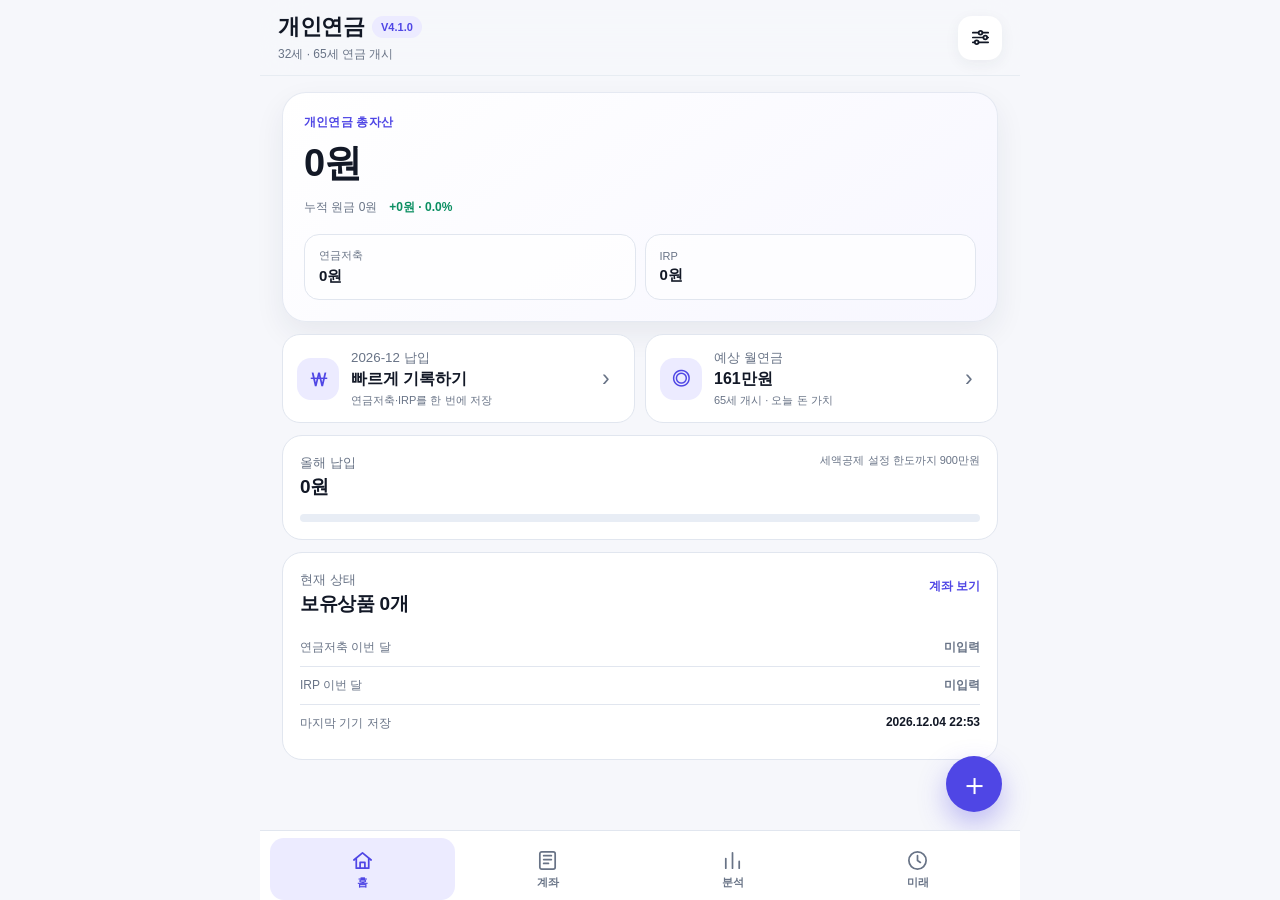
<file: index.html>
<!doctype html>
<html lang="ko">
<head>
  <meta charset="utf-8">
  <meta name="viewport" content="width=device-width,initial-scale=1,viewport-fit=cover,user-scalable=no">
  <meta name="theme-color" content="#f6f7fb">
  <meta name="description" content="연금저축과 IRP를 장기간 관리하는 개인연금 웹앱">
  <meta name="apple-mobile-web-app-capable" content="yes">
  <meta name="apple-mobile-web-app-status-bar-style" content="default">
  <link rel="icon" href="icon.svg" type="image/svg+xml">
  <link rel="manifest" href="manifest.webmanifest">
  <title>개인연금 V4.1.0</title>
  <script>
    (()=>{try{const raw=localStorage.getItem('pension-v1');const mode=raw?JSON.parse(raw)?.settings?.theme:'auto';const dark=mode==='dark'||(mode!=='light'&&matchMedia('(prefers-color-scheme: dark)').matches);document.documentElement.dataset.theme=dark?'dark':'light';document.documentElement.dataset.themeMode=['auto','light','dark'].includes(mode)?mode:'auto'}catch(_){document.documentElement.dataset.theme='light';document.documentElement.dataset.themeMode='auto'}})();
  </script>
  <link rel="stylesheet" href="app.css?v=4.1.0">
</head>
<body>
  <div class="appShell">
    <header class="topbar">
      <div class="brand">
        <div class="brandLine"><h1>개인연금</h1><button id="versionBadge" class="versionBadge" aria-label="앱 버전 V4.1.0 정보">V4.1.0</button></div>
        <div class="subtitle" id="headerSub"></div>
      </div>
      <button class="iconBtn" id="settingsBtn" aria-label="설정 열기">
        <svg viewBox="0 0 24 24" aria-hidden="true"><path d="M4 7h6M14 7h6"></path><circle cx="12" cy="7" r="2"></circle><path d="M4 12h11M19 12h1"></path><circle cx="17" cy="12" r="2"></circle><path d="M4 17h2M10 17h10"></path><circle cx="8" cy="17" r="2"></circle></svg>
      </button>
    </header>

    <main>
      <section class="screen active" id="home" aria-label="홈"></section>
      <section class="screen" id="account" aria-label="계좌"></section>
      <section class="screen" id="analysis" aria-label="분석"></section>
      <section class="screen" id="future" aria-label="미래"></section>
    </main>
  </div>

  <nav class="nav" aria-label="주요 메뉴">
    <button class="active" data-screen="home"><svg viewBox="0 0 24 24" aria-hidden="true"><path d="M3 11.5 12 4l9 7.5"></path><path d="M5.5 10v10h13V10"></path><path d="M9.5 20v-6h5v6"></path></svg><span>홈</span></button>
    <button data-screen="account"><svg viewBox="0 0 24 24" aria-hidden="true"><rect height="18" rx="2" width="16" x="4" y="3"></rect><path d="M8 7h8M8 11h8M8 15h5"></path></svg><span>계좌</span></button>
    <button data-screen="analysis"><svg viewBox="0 0 24 24" aria-hidden="true"><path d="M5 20V10M12 20V4M19 20v-7"></path></svg><span>분석</span></button>
    <button data-screen="future"><svg viewBox="0 0 24 24" aria-hidden="true"><circle cx="12" cy="12" r="9"></circle><path d="M12 7v5l3 2"></path></svg><span>미래</span></button>
  </nav>

  <button class="fab" id="fab" aria-label="기록 추가. 길게 누르면 숨김">＋</button>

  <div class="modal" id="modal" aria-hidden="true">
    <div class="modalSheet" role="dialog" aria-modal="true" aria-labelledby="modalTitle">
      <div class="modalHead"><h2 class="modalTitle" id="modalTitle"></h2><button class="modalClose" aria-label="창 닫기">×</button></div>
      <div class="modalBody"></div>
    </div>
  </div>

  <div class="toast" id="toast" role="status" aria-live="polite"></div>
  <noscript>이 앱을 사용하려면 JavaScript를 켜야 합니다.</noscript>
  <script type="module" src="app.js?v=4.1.0"></script>
</body>
</html>
</file>
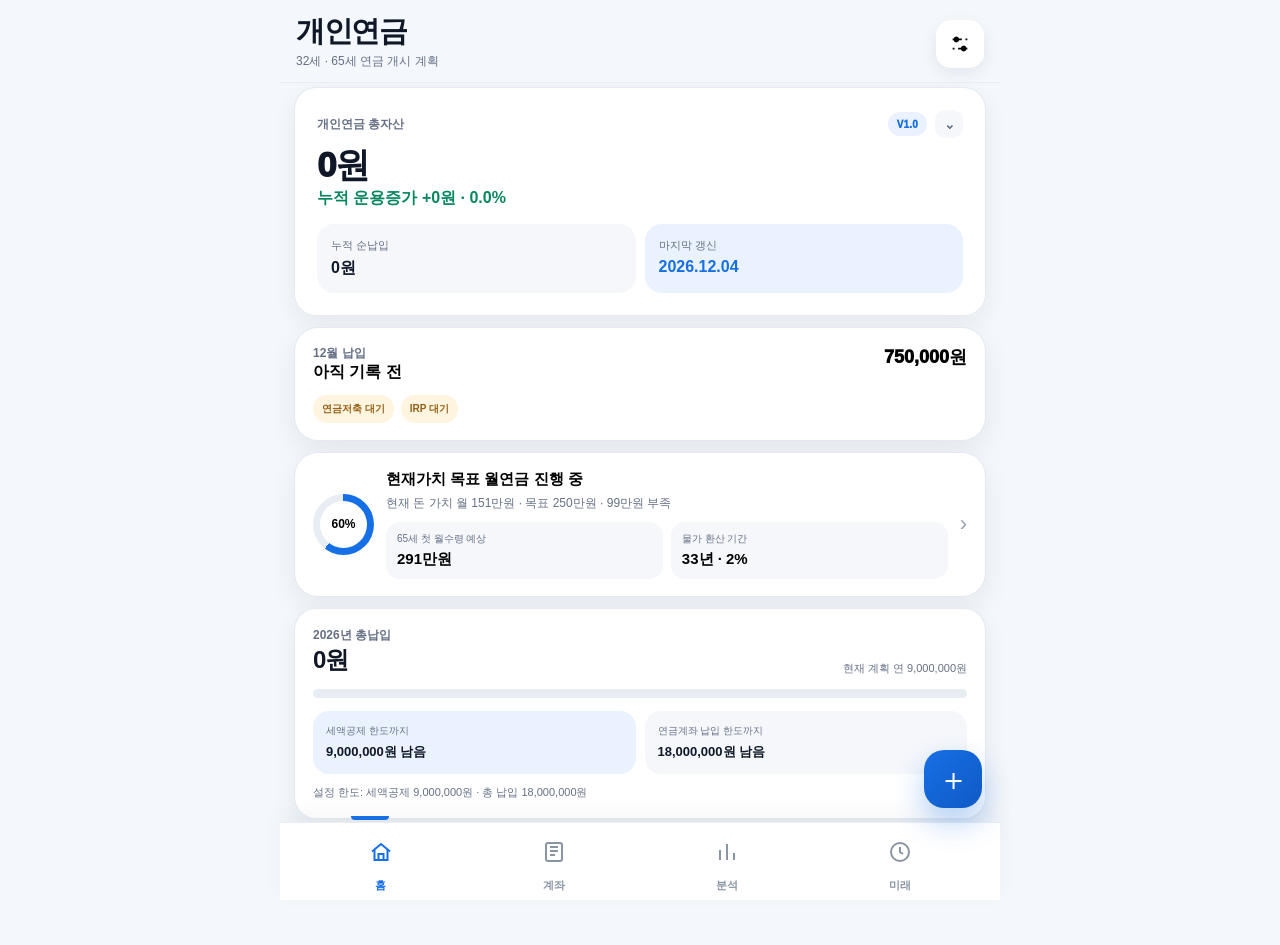
<file: ind.html>
<!doctype html>
<html lang="ko">
<head>
<meta charset="utf-8">
<meta name="viewport" content="width=device-width,initial-scale=1,viewport-fit=cover,user-scalable=no">
<meta name="theme-color" content="#f4f7fb">
<title>개인연금 V1.0 데이터 안정성 제작본</title>
<style>
:root{
  --bg:#f4f7fb;--surface:#fff;--surface2:#f6f8fc;--text:#101828;--sub:#667085;--muted:#98a2b3;
  --line:#e4e9f1;--blue:#176fe5;--blue2:#0f5ac5;--blueSoft:#eaf2ff;--green:#07875f;--greenSoft:#e8f7f1;
  --red:#d44755;--redSoft:#fff0f2;--amber:#956116;--amberSoft:#fff4df;--shadow:0 12px 34px rgba(28,44,72,.075);
  --shadowSm:0 5px 15px rgba(28,44,72,.065);--r:24px;--r2:18px;--safe:env(safe-area-inset-bottom,0px)
}
*{box-sizing:border-box;-webkit-tap-highlight-color:transparent}
html,body{margin:0;min-height:100%;background:var(--bg);color:var(--text);font-family:-apple-system,BlinkMacSystemFont,"Samsung One UI",Roboto,"Noto Sans KR",sans-serif}
body{overscroll-behavior-y:none;background:radial-gradient(circle at 90% -5%,rgba(23,111,229,.09),transparent 27rem),var(--bg)}
button,input,select,textarea{font:inherit}button{cursor:pointer}button:focus-visible,input:focus-visible,select:focus-visible,textarea:focus-visible{outline:3px solid rgba(23,111,229,.22);outline-offset:2px}
.app{max-width:720px;min-height:100vh;margin:auto;padding-bottom:calc(92px + var(--safe))}
.topbar{position:sticky;top:0;z-index:30;display:flex;align-items:center;justify-content:space-between;padding:18px 18px 13px;background:rgba(244,247,251,.9);backdrop-filter:blur(18px);border-bottom:1px solid rgba(228,233,241,.65)}
.brand{min-width:0}.title{font-size:29px;font-weight:950;letter-spacing:-1.4px;line-height:1}.subtitle{font-size:12px;color:var(--sub);margin-top:7px;white-space:nowrap}
.iconBtn{width:48px;height:48px;border:0;border-radius:17px;background:var(--surface);box-shadow:var(--shadowSm);display:grid;place-items:center;transition:transform .16s ease,box-shadow .16s ease}
.iconBtn:active{transform:scale(.94)}.iconBtn svg{width:23px;height:23px;stroke:currentColor;stroke-width:2;fill:none}
main{padding:4px 16px 34px}.screen{display:none}.screen.active{display:block}.screen.enter{animation:screenFade .22s ease both}.panelSwap{animation:panelSwap .18s ease both}@keyframes panelSwap{from{opacity:.55;transform:translateY(2px)}to{opacity:1;transform:none}}@keyframes screenFade{from{opacity:.35;transform:translateY(3px)}to{opacity:1;transform:none}}
.stack{display:grid;gap:13px}.card{background:rgba(255,255,255,.96);border:1px solid rgba(228,233,241,.94);border-radius:var(--r);box-shadow:var(--shadow);padding:19px}.card.compact{padding:16px}.pressable{transition:transform .13s ease,box-shadow .13s ease}.pressable:active{transform:scale(.987);box-shadow:0 5px 15px rgba(28,44,72,.065)}
.row{display:flex;align-items:center;justify-content:space-between;gap:12px}.row.start{align-items:flex-start}.eyebrow{font-size:12px;font-weight:850;color:var(--sub)}.sectionTitle{font-size:19px;font-weight:950;letter-spacing:-.5px;margin:20px 3px 10px}.money{font-size:35px;font-weight:950;letter-spacing:-1.8px;line-height:1.08;margin:8px 0 4px}.money.small{font-size:29px}.tiny{font-size:12px;color:var(--sub);line-height:1.55}.micro{font-size:10px;color:var(--muted)}.good{color:var(--green)}.bad{color:var(--red)}.blue{color:var(--blue)}.amber{color:var(--amber)}
.hero{padding:22px}.heroTop{display:flex;align-items:center;justify-content:space-between}.chevron{width:28px;height:28px;border-radius:10px;background:var(--surface2);display:grid;place-items:center;color:var(--sub);font-weight:900;transition:transform .25s ease}.chevron.open{transform:rotate(180deg)}
.metricGrid{display:grid;grid-template-columns:1fr 1fr;gap:9px;margin-top:15px}.metric{background:var(--surface2);border-radius:17px;padding:14px}.metric.accent{background:var(--blueSoft)}.metric small{display:block;color:var(--sub);font-size:11px}.metric b{display:block;margin-top:5px;font-size:16px}.metric.accent b{color:var(--blue)}
.expand{display:grid;grid-template-rows:0fr;overflow:hidden;transition:grid-template-rows .3s cubic-bezier(.2,.75,.2,1),margin .3s ease}.expand.open{grid-template-rows:1fr;margin-top:13px}.expand>div{min-height:0}.accountLink{width:100%;border:0;text-align:left;background:var(--surface2);border-radius:17px;padding:14px;margin-top:8px;display:grid;grid-template-columns:1fr auto;gap:7px 12px;transition:transform .14s ease,background .14s ease}.accountLink:active{transform:scale(.985);background:#edf2f9}.accountLink .go{grid-row:1/3;grid-column:2;align-self:center;font-size:22px;color:var(--muted)}.accountLink strong{font-size:15px}.accountLink .value{text-align:right;font-size:15px}.accountStats{grid-column:1/-1;display:grid;grid-template-columns:repeat(3,1fr);gap:8px;border-top:1px solid rgba(152,162,179,.18);padding-top:10px}.accountStats span{font-size:10px;color:var(--sub)}.accountStats b{display:block;font-size:12px;margin-top:3px}
.carousel{padding:0;overflow:hidden;touch-action:pan-y}.carouselTrack{display:flex;width:200%;transition:transform .38s cubic-bezier(.2,.75,.2,1)}.slide{width:50%;padding:21px}.slideTitle{display:flex;align-items:center;justify-content:space-between}.chip{padding:7px 10px;border-radius:999px;background:var(--blueSoft);color:var(--blue);font-size:11px;font-weight:900}.dots{display:flex;justify-content:center;gap:6px;padding-bottom:14px}.dot{width:7px;height:7px;border:0;border-radius:99px;background:#cbd2dd;transition:.2s ease}.dot.active{width:22px;background:var(--blue)}
.progress{height:9px;background:#e8edf4;border-radius:99px;overflow:hidden;margin:13px 0 7px}.progress>i{display:block;height:100%;background:linear-gradient(90deg,var(--blue),#57a1ff);border-radius:99px;transition:width .55s cubic-bezier(.2,.75,.2,1)}
.btn{min-height:46px;border:0;border-radius:16px;padding:12px 15px;font-weight:900;background:#edf1f7;color:var(--text);transition:transform .13s ease,filter .13s ease}.btn:active{transform:scale(.98)}.btn.primary{background:linear-gradient(135deg,var(--blue),var(--blue2));color:white;box-shadow:0 9px 21px rgba(23,111,229,.2)}.btn.light{background:var(--blueSoft);color:var(--blue)}.btn.danger{background:var(--redSoft);color:var(--red)}.btn.full{width:100%}.btn:disabled{opacity:.48;cursor:default;transform:none}
.brief{background:linear-gradient(135deg,#eaf2ff,#fbfdff);border-color:#dce9ff}.briefTitle{font-size:14px;font-weight:950;color:var(--blue);display:flex;align-items:center;gap:9px}.briefTitle:before{content:"";width:8px;height:8px;border-radius:99px;background:var(--blue);box-shadow:0 0 0 6px rgba(23,111,229,.1)}.brief p{margin:10px 0 0;font-size:13px;line-height:1.67;color:#465469}
.goalRow{display:grid;grid-template-columns:auto 1fr;gap:12px;align-items:center}.goalRing{--p:50;width:68px;height:68px;border-radius:50%;display:grid;place-items:center;background:conic-gradient(var(--blue) calc(var(--p)*1%),#e8edf4 0);position:relative}.goalRing:before{content:"";position:absolute;inset:7px;background:white;border-radius:50%}.goalRing b{position:relative;font-size:12px}.goalText b{font-size:17px}.goalText p{margin:5px 0 0;font-size:12px;color:var(--sub);line-height:1.5}
.segment{display:flex;background:#e8edf5;border-radius:18px;padding:5px;margin-bottom:14px;position:relative}.segment button{position:relative;z-index:2;min-height:45px;flex:1;border:0;background:transparent;border-radius:14px;padding:10px 6px;color:#7d8796;font-weight:900;transition:color .2s ease}.segment button.active{color:var(--text)}.segmentIndicator{position:absolute;top:5px;bottom:5px;left:5px;width:calc(50% - 5px);background:white;border-radius:14px;box-shadow:0 5px 14px rgba(34,50,78,.08);transition:transform .3s cubic-bezier(.2,.75,.2,1)}.segment.two .segmentIndicator.right{transform:translateX(100%)}.segment.three .segmentIndicator{width:calc(33.333% - 3.4px)}.segment.three .segmentIndicator.i1{transform:translateX(100%)}.segment.three .segmentIndicator.i2{transform:translateX(200%)}
.accountWrap{touch-action:pan-y}.three{display:grid;grid-template-columns:repeat(3,1fr);gap:8px;margin-top:14px}.miniMetric{background:var(--surface2);border-radius:16px;padding:12px}.miniMetric small{font-size:10px;color:var(--sub)}.miniMetric b{display:block;font-size:13px;margin-top:5px}.status{margin-top:12px;background:var(--greenSoft);color:var(--green);padding:11px 12px;border-radius:14px;font-size:12px;font-weight:850}.status.warn{background:var(--amberSoft);color:var(--amber)}
.holdings{padding:0;overflow:hidden}.holdingRow{border-bottom:1px solid var(--line)}.holdingRow:last-child{border-bottom:0}.holdingBtn{width:100%;border:0;background:white;display:flex;justify-content:space-between;gap:12px;text-align:left;padding:16px 19px}.holdingBtn>div{min-width:0}.holdingBtn b{font-size:14px;display:block;white-space:nowrap;overflow:hidden;text-overflow:ellipsis}.holdingBtn small{display:block;margin-top:4px;font-size:11px;color:var(--sub)}.holdingBtn strong{text-align:right;font-size:14px;flex:0 0 auto}.holdingBtn strong small{font-weight:600}.holdingDetail{display:grid;grid-template-rows:0fr;overflow:hidden;transition:grid-template-rows .25s cubic-bezier(.2,.75,.2,1),background .25s ease}.holdingDetail.open{grid-template-rows:1fr;background:#f8fafc}.holdingDetailInner{min-height:0}.holdingDetailGrid{display:grid;grid-template-columns:1fr 1fr;gap:9px;padding:14px 19px}.holdingDetailGrid div{font-size:11px;color:var(--sub)}.holdingDetailGrid b{display:block;color:var(--text);font-size:12px;margin-top:4px}.empty{padding:30px 20px;text-align:center}.emptyIcon{width:56px;height:56px;margin:auto;border-radius:20px;background:var(--blueSoft);display:grid;place-items:center;color:var(--blue);font-size:25px}.empty b{display:block;margin-top:13px}.empty p{font-size:12px;color:var(--sub);line-height:1.6;margin:7px 0 0}
.periods{display:flex;gap:8px;overflow:auto;padding:2px 0 12px;scrollbar-width:none}.periods::-webkit-scrollbar{display:none}.periodBtn{min-height:42px;white-space:nowrap;border:1px solid var(--line);background:white;border-radius:999px;padding:9px 14px;font-weight:900;color:#7b8492;transition:.16s ease}.periodBtn.active{background:var(--blue);color:white;border-color:var(--blue);box-shadow:0 7px 16px rgba(23,111,229,.16)}
.analysisPanel,.futurePanel{display:none}.analysisPanel.active,.futurePanel.active{display:block}.chartCard{padding:17px 14px 15px}.chartHead{display:flex;justify-content:space-between;gap:12px;align-items:flex-start;padding:0 6px 6px}.chartTitle{font-size:17px;font-weight:950}.chartSub{font-size:11px;color:var(--sub);margin-top:4px}.legend{display:flex;gap:11px;font-size:10px;color:var(--sub);padding-top:3px}.legend i{display:inline-block;width:12px;height:3px;border-radius:10px;margin-right:5px;vertical-align:middle}.legend .a{background:var(--blue)}.legend .b{background:#9ba6b5}
.chart{position:relative;height:242px;touch-action:none;user-select:none}.chart svg{width:100%;height:100%;overflow:visible}.gridLine{stroke:#e5eaf1;stroke-width:1}.axisText{fill:#8b96a5;font-size:9px}.totalLine{fill:none;stroke:var(--blue);stroke-width:4;stroke-linecap:round;stroke-linejoin:round}.contribLine{fill:none;stroke:#9da7b6;stroke-width:3;stroke-dasharray:8 7;stroke-linecap:round;stroke-linejoin:round}.area{fill:url(#areaFill)}.selectedLine{stroke:rgba(23,111,229,.23);stroke-width:1.2;transition:x1 .18s ease,x2 .18s ease}.selectedDot{fill:white;stroke:var(--blue);stroke-width:4;filter:drop-shadow(0 4px 8px rgba(23,111,229,.25));transition:cx .18s ease,cy .18s ease}.chartHit{fill:transparent;cursor:crosshair}.chartHint{text-align:center;font-size:11px;color:var(--sub);margin:3px 0 2px}.charting .fab{transform:scale(.75);opacity:.3;pointer-events:none}
.detailBars{display:grid;gap:11px;margin-top:14px}.detailBarTop{display:flex;justify-content:space-between;gap:10px;font-size:12px}.detailBarTop span{color:var(--sub)}.barTrack{height:9px;background:#e8edf4;border-radius:99px;overflow:hidden;margin-top:6px}.barFill{height:100%;width:0;border-radius:99px;background:linear-gradient(90deg,var(--blue),#62a7ff);transition:width .48s cubic-bezier(.2,.75,.2,1)}.barFill.gray{background:#a2acba}.barFill.green{background:linear-gradient(90deg,var(--green),#52bd93)}
.summaryGrid{display:grid;grid-template-columns:1fr 1fr;gap:9px}.summaryBox{background:var(--surface2);border-radius:17px;padding:14px}.summaryBox small{font-size:10px;color:var(--sub)}.summaryBox b{display:block;margin-top:5px;font-size:15px}.table{width:100%;border-collapse:collapse}.table th,.table td{padding:12px 5px;border-bottom:1px solid var(--line);font-size:12px;text-align:right}.table th:first-child,.table td:first-child{text-align:left}.table th{color:var(--sub);font-weight:850}.table tr:last-child td{border-bottom:0}.allocationRow{padding:13px 0;border-bottom:1px solid var(--line)}.allocationRow:last-child{border-bottom:0}.allocationTop{display:grid;grid-template-columns:1fr auto auto;gap:10px;font-size:12px;align-items:center}.allocationTop span{color:var(--sub)}.allocBar{height:8px;background:#e8edf4;border-radius:99px;margin-top:8px;overflow:hidden}.allocBar i{display:block;height:100%;border-radius:99px;background:var(--blue);transition:width .45s ease}
.ageCards{display:grid;grid-template-columns:1fr 1fr;gap:9px;margin-top:13px}.ageCard{min-height:96px;border:1px solid transparent;border-radius:19px;background:var(--surface2);padding:15px;text-align:center;transition:.18s ease}.ageCard small{color:var(--sub)}.ageCard b{display:block;margin-top:8px;font-size:19px}.ageCard.active{background:var(--blueSoft);border-color:var(--blue);box-shadow:inset 0 0 0 1px var(--blue)}
.strategyGrid{display:grid;gap:9px}.strategyCard{width:100%;border:1px solid var(--line);background:white;border-radius:18px;padding:15px;text-align:left;display:grid;grid-template-columns:1fr auto;gap:8px;transition:.16s ease}.strategyCard.active{border-color:var(--blue);background:var(--blueSoft);box-shadow:inset 0 0 0 1px var(--blue)}.strategyCard b{font-size:15px}.strategyCard p{grid-column:1/-1;margin:0;color:var(--sub);font-size:11px;line-height:1.5}.strategyCard strong{color:var(--blue)}
.nav{position:fixed;z-index:40;left:50%;bottom:0;transform:translateX(-50%);width:min(720px,100%);height:calc(78px + var(--safe));padding:7px 14px var(--safe);display:grid;grid-template-columns:repeat(4,1fr);background:rgba(255,255,255,.94);backdrop-filter:blur(20px);border-top:1px solid rgba(228,233,241,.95)}.nav button{position:relative;border:0;background:transparent;color:#8a95a4;font-size:11px;font-weight:900;padding:5px 2px 2px;display:grid;place-items:center;gap:3px}.nav button.active{color:var(--blue)}.nav svg{width:24px;height:24px;stroke:currentColor;stroke-width:2;fill:none}.navMark{position:absolute;top:-7px;height:4px;width:38px;border-radius:0 0 10px 10px;background:var(--blue);left:calc(12.5% - 19px);transition:left .3s cubic-bezier(.2,.75,.2,1)}
.fab{position:fixed;z-index:45;right:max(18px,calc((100vw - 720px)/2 + 18px));bottom:calc(88px + var(--safe));width:64px;height:64px;border:0;border-radius:22px;background:linear-gradient(135deg,var(--blue),var(--blue2));color:white;box-shadow:0 14px 30px rgba(23,111,229,.32);font-size:36px;line-height:1;transition:transform .2s ease,opacity .2s ease,bottom .2s ease}.fab:active{transform:scale(.94)}body[data-screen="analysis"] .fab,body[data-screen="future"] .fab{transform:translateY(92px) scale(.88);opacity:0;pointer-events:none}
.overlay{position:fixed;inset:0;z-index:100;background:rgba(16,24,40,.42);display:flex;align-items:flex-end;justify-content:center;opacity:0;pointer-events:none;transition:opacity .22s ease}.overlay.open{opacity:1;pointer-events:auto}.sheet{width:min(720px,100%);max-height:90vh;background:white;border-radius:28px 28px 0 0;padding:20px 18px calc(20px + var(--safe));overflow:auto;transform:translateY(24px);transition:transform .28s cubic-bezier(.2,.75,.2,1)}.overlay.open .sheet{transform:none}.sheetHead{display:flex;align-items:center;justify-content:space-between;position:sticky;top:-20px;background:white;padding:2px 0 13px;z-index:2}.sheetTitle{font-size:22px;font-weight:950}.closeBtn{width:44px;height:44px;border:0;border-radius:15px;background:var(--surface2);font-size:24px}.quickGrid{display:grid;gap:10px}.quickItem{width:100%;border:0;border-radius:19px;background:var(--surface2);padding:17px;text-align:left;display:grid;grid-template-columns:auto 1fr auto;gap:12px;align-items:center}.quickIcon{width:42px;height:42px;border-radius:14px;background:var(--blueSoft);color:var(--blue);display:grid;place-items:center;font-size:20px}.quickItem b{font-size:15px}.quickItem small{display:block;margin-top:3px;color:var(--sub)}.quickItem>span:last-child{color:var(--muted);font-size:22px}
.field{margin-top:14px}.field label{display:block;font-size:12px;color:var(--sub);font-weight:850;margin:0 0 7px 2px}.field input,.field select,.field textarea{width:100%;min-height:48px;border:1px solid var(--line);background:white;border-radius:16px;padding:12px 14px;color:var(--text)}.field textarea{resize:vertical;line-height:1.5}.fieldHint{font-size:11px;color:var(--sub);margin:6px 2px 0}.error{font-size:11px;color:var(--red);margin-top:5px}.settingsSection{border-top:1px solid var(--line);padding-top:17px;margin-top:17px}.settingsSection:first-child{border-top:0;padding-top:0;margin-top:0}.settingsTitle{font-size:16px;font-weight:950;margin-bottom:3px}.settingsInfo{background:var(--surface2);border-radius:16px;padding:13px;font-size:12px;color:var(--sub);line-height:1.55}.twoFields{display:grid;grid-template-columns:1fr 1fr;gap:10px}.classRow{display:grid;grid-template-columns:1fr 92px 44px;gap:8px;margin-top:8px}.classRow input{min-width:0;min-height:44px;border:1px solid var(--line);border-radius:14px;padding:10px 12px;background:#fff;color:var(--text)}.removeBtn{border:0;border-radius:14px;background:var(--redSoft);color:var(--red);font-size:21px}.targetSum{margin-top:10px;font-size:12px;font-weight:900}.targetSum.ok{color:var(--green)}.targetSum.bad{color:var(--red)}.saveBar{position:sticky;bottom:calc(-20px - var(--safe));background:linear-gradient(180deg,rgba(255,255,255,0),white 20%);padding-top:22px;padding-bottom:calc(3px + var(--safe));margin-top:8px}.disclosure{width:100%;border:0;background:var(--surface2);border-radius:16px;padding:14px;text-align:left;font-weight:900;display:flex;justify-content:space-between}.disclosurePanel{display:grid;grid-template-rows:0fr;overflow:hidden;transition:grid-template-rows .25s ease}.disclosurePanel.open{grid-template-rows:1fr}.disclosurePanel>div{min-height:0}
.previewList{margin-top:10px;display:grid;gap:7px}.previewItem{display:flex;justify-content:space-between;gap:10px;background:var(--surface2);padding:10px 12px;border-radius:13px;font-size:11px}.previewItem span{color:var(--sub)}
.toast{position:fixed;z-index:200;left:50%;bottom:calc(100px + var(--safe));transform:translate(-50%,18px);background:#172033;color:white;border-radius:16px;padding:12px 16px;font-size:12px;font-weight:850;opacity:0;pointer-events:none;transition:.22s ease;max-width:calc(100% - 40px);text-align:center}.toast.show{opacity:1;transform:translate(-50%,0)}

.inputHelp{margin-top:7px;font-size:11px;color:var(--sub);line-height:1.5}.inputHelp.bad{color:var(--red)}
.snapshotNames{margin-top:9px;padding-top:9px;border-top:1px solid rgba(152,162,179,.18);font-size:11px;color:var(--sub);line-height:1.55;word-break:keep-all}
.sheetNotice{padding:12px 13px;border-radius:14px;background:var(--blueSoft);color:#355a8f;font-size:11px;line-height:1.6;margin-bottom:12px}
@media(max-width:390px){.money{font-size:31px}.title{font-size:27px}.card{padding:17px}.hero{padding:20px}.nav{padding-left:8px;padding-right:8px}.fab{width:58px;height:58px;border-radius:20px}.summaryGrid{grid-template-columns:1fr}.chart{height:226px}}
@media(prefers-reduced-motion:reduce){*,*:before,*:after{animation:none!important;transition-duration:.01ms!important;scroll-behavior:auto!important}}
</style>
</head>
<body>
<div class="app">
  <header class="topbar">
    <div class="brand"><div class="title">개인연금</div><div class="subtitle" id="headerSub"></div></div>
    <button class="iconBtn" id="settingsBtn" aria-label="설정"><svg viewBox="0 0 24 24"><circle cx="12" cy="12" r="3"></circle><path d="M19.4 15a1.7 1.7 0 0 0 .34 1.88l.06.06-2.12 2.12-.06-.06a1.7 1.7 0 0 0-1.88-.34 1.7 1.7 0 0 0-1.03 1.55V20h-3v-.09a1.7 1.7 0 0 0-1.03-1.55 1.7 1.7 0 0 0-1.88.34l-.06.06-2.12-2.12.06-.06A1.7 1.7 0 0 0 7 15a1.7 1.7 0 0 0-1.55-1.03H5v-3h.45A1.7 1.7 0 0 0 7 9.94a1.7 1.7 0 0 0-.34-1.88L6.6 8l2.12-2.12.06.06a1.7 1.7 0 0 0 1.88.34A1.7 1.7 0 0 0 11.69 4.7V4h3v.7a1.7 1.7 0 0 0 1.03 1.55 1.7 1.7 0 0 0 1.88-.34l.06-.06L19.78 8l-.06.06a1.7 1.7 0 0 0-.34 1.88A1.7 1.7 0 0 0 20.93 11H21v3h-.07A1.7 1.7 0 0 0 19.4 15z"></path></svg></button>
  </header>
  <main>
    <section id="home" class="screen active"></section>
    <section id="account" class="screen"></section>
    <section id="analysis" class="screen"></section>
    <section id="future" class="screen"></section>
  </main>
</div>
<nav class="nav" aria-label="주요 메뉴">
  <i class="navMark" id="navMark"></i>
  <button class="active" data-screen="home"><svg viewBox="0 0 24 24"><path d="M3 11.5 12 4l9 7.5"></path><path d="M5.5 10v10h13V10"></path><path d="M9.5 20v-6h5v6"></path></svg><span>홈</span></button>
  <button data-screen="account"><svg viewBox="0 0 24 24"><rect x="4" y="3" width="16" height="18" rx="2"></rect><path d="M8 7h8M8 11h8M8 15h5"></path></svg><span>계좌</span></button>
  <button data-screen="analysis"><svg viewBox="0 0 24 24"><path d="M5 20V10M12 20V4M19 20v-7"></path></svg><span>분석</span></button>
  <button data-screen="future"><svg viewBox="0 0 24 24"><circle cx="12" cy="12" r="9"></circle><path d="M12 7v5l3 2"></path></svg><span>미래</span></button>
</nav>
<button class="fab" id="fab" aria-label="빠른 입력">＋</button>

<div class="overlay" id="quickSheet"><div class="sheet"><div class="sheetHead"><div class="sheetTitle">빠른 입력</div><button class="closeBtn" data-close="quickSheet">×</button></div><div class="quickGrid">
  <button class="quickItem" data-quick="contribution"><span class="quickIcon">₩</span><span><b>이번 달 납입</b><small>연금저축·IRP 기록</small></span><span>›</span></button>
  <button class="quickItem" data-quick="snapshot"><span class="quickIcon">↻</span><span><b>자산현황 갱신</b><small>잔고 사진 자동 인식 · 텍스트</small></span><span>›</span></button>
  <button class="quickItem" data-quick="history"><span class="quickIcon">▦</span><span><b>과거 연도 요약</b><small>10년 기록을 한 번에 입력</small></span><span>›</span></button>
  <button class="quickItem" data-quick="detail"><span class="quickIcon">＋</span><span><b>배당·매도 기록</b><small>현금흐름과 확정손익</small></span><span>›</span></button>
</div></div></div>
<div class="overlay" id="settingsSheet"><div class="sheet"><div class="sheetHead"><div class="sheetTitle">설정</div><button class="closeBtn" data-close="settingsSheet">×</button></div><div id="settingsBody"></div></div></div>
<div class="overlay" id="formSheet"><div class="sheet"><div class="sheetHead"><div class="sheetTitle" id="formTitle">입력</div><button class="closeBtn" data-close="formSheet">×</button></div><div id="formBody"></div></div></div>
<div class="toast" id="toast"></div>
<script>
'use strict';
const APP_VERSION='1.0.0',SCHEMA_VERSION=5,STORAGE='pension-v1',LEGACY_KEYS=['pension-v8-r4b','pension-v8-r4','pension-v8-r2','pension-v8-final'];
const DB_NAME='asset-os-local',DB_STORE='apps',DB_KEY='pension-v1',LEGACY_DB_KEY='pension-r4b';
const RETURN_PATTERN=[6.8,-7.5,12.4,8.1,4.3,15.2,-11.8,9.7,6.1,13.4,2.5,-5.6,10.8,7.3,4.9,16.1,-14.2,8.7,5.5,11.6,3.2,-6.9,12.9,7.8,5.1,9.4,-10.5,13.7,6.6,8.2];
const WITHDRAW_PATTERN=[4.5,-12,10,7,3,8,-5,6,4,9,2,-8,7,5,3,11,-10,6,4,8,2,-6,7,5,3,9,-7,6,4,5];
const now=new Date(),CURRENT_YEAR=now.getFullYear(),CURRENT_MONTH=now.getMonth()+1,CURRENT_KEY=`${CURRENT_YEAR}-${String(CURRENT_MONTH).padStart(2,'0')}`;
const clone=v=>JSON.parse(JSON.stringify(v));
const esc=v=>String(v??'').replace(/[&<>"']/g,m=>({'&':'&amp;','<':'&lt;','>':'&gt;','"':'&quot;',"'":'&#39;'}[m]));
const fmt=n=>`${Math.round(Number(n)||0).toLocaleString('ko-KR')}원`;
const man=n=>{const a=Math.round((Number(n)||0)/10000);return Math.abs(a)>=10000?`${(a/10000).toFixed(Math.abs(a)%10000?1:0)}억원`:`${a.toLocaleString('ko-KR')}만원`};
const pct=n=>`${Number(n)>0?'+':''}${Number.isFinite(Number(n))?Number(n).toFixed(1):'0.0'}%`;
const clamp=(n,a,b)=>Math.max(a,Math.min(b,n));
const isoNow=()=>new Date().toISOString();
const sample={
 schemaVersion:5,appId:'asset-os-pension',profile:{age:32,retirementAge:65},
 settings:{monthly:{pension:500000,irp:250000},goalMonthly:2500000,returnRate:6,inflation:2,withdrawYears:30,withdrawReturn:3.5,
 assetClasses:[{id:'growth',name:'성장주',target:55,riskWeight:100},{id:'dividend',name:'배당주',target:15,riskWeight:85},{id:'bond',name:'채권',target:20,riskWeight:15},{id:'gold',name:'금',target:8,riskWeight:45},{id:'cash',name:'현금',target:2,riskWeight:0}]},
 ui:{screen:'home',accountView:'pension',analysisPanel:'performance',futurePanel:'accum',strategy:'balanced',futureAge:65,performanceIndex:2,homeExpanded:false},
 accounts:{
  pension:{name:'연금저축',principal:30483546,cash:0,holdings:[
   {name:'ACE 글로벌반도체TOP4 Plus',class:'growth',value:7247100,cost:5059151,qty:87,dividend:0,realized:0},
   {name:'RISE 미국나스닥100',class:'growth',value:11070400,cost:8399440,qty:352,dividend:0,realized:0},
   {name:'KODEX 미국배당다우존스',class:'dividend',value:6491940,cost:5501743,qty:492,dividend:0,realized:0},
   {name:'KODEX 머니마켓액티브',class:'bond',value:7243965,cost:7196322,qty:69,dividend:0,realized:0},
   {name:'KODEX 미국AI전력핵심인프라',class:'growth',value:3899420,cost:4326890,qty:173,dividend:0,realized:0}]},
  irp:{name:'IRP',principal:7700000,cash:320000,holdings:[
   {name:'TIGER 미국S&P500',class:'growth',value:5800000,cost:4900000,qty:66,dividend:0,realized:0,risk:true},
   {name:'ACE 미국채10년',class:'bond',value:3200000,cost:3000000,qty:41,dividend:110000,realized:0,risk:false}]}
 },
 years:{
  2017:{start:0,end:4000000,cumulative:3600000,contribution:3600000,operating:400000,realized:0,return:22.22,dividend:80000,reinvested:50000,monthly:[5167, 6167, 7167, 8167, 5167, 6167, 7167, 8167, 5167, 6167, 7167, 8163]},
  2018:{start:4000000,end:6800000,cumulative:7200000,contribution:3600000,operating:-800000,realized:0,return:-13.79,dividend:110000,reinvested:70000,monthly:[7667, 8667, 9667, 10667, 7667, 8667, 9667, 10667, 7667, 8667, 9667, 10663]},
  2019:{start:6800000,end:11900000,cumulative:10800000,contribution:3600000,operating:1500000,realized:0,return:17.44,dividend:145000,reinvested:90000,monthly:[10583, 11583, 12583, 13583, 10583, 11583, 12583, 13583, 10583, 11583, 12583, 13587]},
  2020:{start:11900000,end:17200000,cumulative:14400000,contribution:3600000,operating:1700000,realized:0,return:12.41,dividend:190000,reinvested:130000,monthly:[14333, 15333, 16333, 17333, 14333, 15333, 16333, 17333, 14333, 15333, 16333, 17337]},
  2021:{start:17200000,end:25000000,cumulative:18900000,contribution:4500000,operating:3300000,realized:0,return:16.97,dividend:260000,reinvested:180000,monthly:[20167, 21167, 22167, 23167, 20167, 21167, 22167, 23167, 20167, 21167, 22167, 23163]},
  2022:{start:25000000,end:25800000,cumulative:23400000,contribution:4500000,operating:-3700000,realized:0,return:-13.58,dividend:315000,reinvested:220000,monthly:[24750, 25750, 26750, 27750, 24750, 25750, 26750, 27750, 24750, 25750, 26750, 27750]},
  2023:{start:25800000,end:33200000,cumulative:27900000,contribution:4500000,operating:2900000,realized:0,return:10.34,dividend:390000,reinvested:280000,monthly:[31000, 32000, 33000, 34000, 31000, 32000, 33000, 34000, 31000, 32000, 33000, 34000]},
  2024:{start:33200000,end:36800000,cumulative:30900000,contribution:3000000,operating:600000,realized:0,return:1.73,dividend:470000,reinvested:340000,monthly:[37667, 38667, 39667, 40667, 37667, 38667, 39667, 40667, 37667, 38667, 39667, 40663]},
  2025:{start:36800000,end:41200000,cumulative:32933546,contribution:2033546,operating:2366454,realized:0,return:6.26,dividend:590000,reinvested:430000,monthly:[47667, 48667, 49667, 50667, 47667, 48667, 49667, 50667, 47667, 48667, 49667, 50663]},
  2026:{start:41200000,end:45272825,cumulative:38183546,contribution:5250000,operating:-1177175,realized:0,return:-2.69,dividend:720000,reinvested:520000,monthly:[58500, 59500, 60500, 61500, 58500, 59500, 60500, 61500, 58500, 59500, 60500, 61500]}
 },
 dividendsByAsset:{2024:[['ACE 미국배당',180000],['ACE 미국채10년',120000],['TIGER 미국S&P500',78000],['RISE 미국나스닥100',42000]],2025:[['ACE 미국배당',270000],['ACE 미국채10년',170000],['TIGER 미국S&P500',110000],['RISE 미국나스닥100',60000]],2026:[['ACE 미국배당',170000],['ACE 미국채10년',110000],['TIGER 미국S&P500',70000],['RISE 미국나스닥100',38000]]},
 runtime:{contributions:{[CURRENT_KEY]:{pension:true,irp:true}}},lastUpdated:`${CURRENT_YEAR}.${String(CURRENT_MONTH).padStart(2,'0')}.${String(now.getDate()).padStart(2,'0')}`,
 meta:{createdAt:isoNow(),updatedAt:isoNow(),revision:1,appVersion:APP_VERSION}
};
function migrate(v){
 if(!v||typeof v!=='object')v=clone(sample);
 v.schemaVersion=SCHEMA_VERSION;v.appId='asset-os-pension';
 v.profile={...clone(sample.profile),...(v.profile||{})};
 v.settings={...clone(sample.settings),...(v.settings||{})};v.settings.monthly={...sample.settings.monthly,...(v.settings.monthly||{})};
 if(!Array.isArray(v.settings.assetClasses)||!v.settings.assetClasses.length)v.settings.assetClasses=clone(sample.settings.assetClasses);
 v.settings.assetClasses=v.settings.assetClasses.map((c,i)=>({id:c.id||`custom-${i}`,name:c.name||`자산군 ${i+1}`,target:Number(c.target)||0,riskWeight:c.riskWeight==null?50:Number(c.riskWeight)}));
 v.ui={...clone(sample.ui),...(v.ui||{})};
 v.accounts=v.accounts||clone(sample.accounts);['pension','irp'].forEach(k=>{v.accounts[k]=v.accounts[k]||clone(sample.accounts[k]);v.accounts[k].name=v.accounts[k].name||sample.accounts[k].name;v.accounts[k].principal=Number(v.accounts[k].principal)||0;v.accounts[k].cash=Number(v.accounts[k].cash)||0;v.accounts[k].holdings=Array.isArray(v.accounts[k].holdings)?v.accounts[k].holdings:[]});
 v.years=v.years||{};v.dividendsByAsset=v.dividendsByAsset||{};v.runtime=v.runtime||{};v.runtime.contributions=v.runtime.contributions||{};
 if(v.runtime.contributionMonth&&!v.runtime.contributions[v.runtime.contributionMonth])v.runtime.contributions[v.runtime.contributionMonth]={pension:true,irp:true};
 for(const row of Object.values(v.years)){row.monthly=Array.isArray(row.monthly)?row.monthly.slice(0,12):Array(12).fill(0);while(row.monthly.length<12)row.monthly.push(0);row.realized=Number(row.realized)||0;row.reinvested=Number(row.reinvested)||0}
 v.meta={...clone(sample.meta),...(v.meta||{}),appVersion:APP_VERSION};v.lastUpdated=v.lastUpdated||sample.lastUpdated;
 return v;
}
function load(){for(const key of [STORAGE,...LEGACY_KEYS]){try{const raw=localStorage.getItem(key);if(raw)return migrate(JSON.parse(raw))}catch(e){}}return clone(sample)}
let state=load(),dbPromise=null,scrollPos={home:0,account:0,analysis:0,future:0},settingsDraft=null;
function dataSignature(v){return JSON.stringify({profile:v.profile,settings:v.settings,accounts:v.accounts,years:v.years,dividendsByAsset:v.dividendsByAsset,runtime:v.runtime,lastUpdated:v.lastUpdated})}
let lastSignature=dataSignature(state);
function openDB(){if(!('indexedDB'in window))return Promise.reject();if(dbPromise)return dbPromise;dbPromise=new Promise((resolve,reject)=>{const req=indexedDB.open(DB_NAME,1);req.onupgradeneeded=()=>{if(!req.result.objectStoreNames.contains(DB_STORE))req.result.createObjectStore(DB_STORE)};req.onsuccess=()=>resolve(req.result);req.onerror=()=>reject(req.error)});return dbPromise}
async function putDB(){try{const db=await openDB();await new Promise((resolve,reject)=>{const tx=db.transaction(DB_STORE,'readwrite');tx.objectStore(DB_STORE).put(clone(state),DB_KEY);tx.oncomplete=resolve;tx.onerror=()=>reject(tx.error)})}catch(e){}}
async function hydrateDB(){try{const db=await openDB();const saved=await new Promise((resolve,reject)=>{const tx=db.transaction(DB_STORE,'readonly'),store=tx.objectStore(DB_STORE),r=store.get(DB_KEY),r2=store.get(LEGACY_DB_KEY);let a,b,done=0;const finish=()=>{if(++done===2)resolve([a,b].filter(Boolean).sort((x,y)=>(y.meta?.revision||0)-(x.meta?.revision||0))[0])};r.onsuccess=()=>{a=r.result;finish()};r.onerror=finish;r2.onsuccess=()=>{b=r2.result;finish()};r2.onerror=finish});if(saved&&(saved.meta?.revision||0)>(state.meta?.revision||0)){state=migrate(saved);lastSignature=dataSignature(state);localStorage.setItem(STORAGE,JSON.stringify(state));renderAll(true);toast('기기 저장 데이터를 불러왔어요')}}catch(e){}}
function save(){const sig=dataSignature(state);if(sig!==lastSignature){state.meta.revision=(Number(state.meta.revision)||0)+1;state.meta.updatedAt=isoNow();lastSignature=sig}try{localStorage.setItem(STORAGE,JSON.stringify(state))}catch(e){toast('기기 저장공간을 확인하세요')}putDB()}
function accountTotal(a){return (Number(a.cash)||0)+a.holdings.reduce((s,h)=>s+(Number(h.value)||0),0)}
function totalAsset(){return accountTotal(state.accounts.pension)+accountTotal(state.accounts.irp)}
function totalPrincipal(){return (Number(state.accounts.pension.principal)||0)+(Number(state.accounts.irp.principal)||0)}
function accountReturn(a){return a.principal?(accountTotal(a)/a.principal-1)*100:0}
function ensureYear(y=CURRENT_YEAR){if(!state.years[y])state.years[y]={start:totalAsset(),end:totalAsset(),cumulative:totalPrincipal(),contribution:0,operating:0,realized:0,return:0,dividend:0,reinvested:0,monthly:Array(12).fill(0)};return state.years[y]}
function updateYearFromAssets(){const r=ensureYear();r.end=totalAsset();r.cumulative=totalPrincipal();r.operating=r.end-r.start-r.contribution;const base=r.start+r.contribution/2;r.return=base?r.operating/base*100:0}
function gm(arr){return (arr.reduce((p,r)=>p*(1+r/100),1)**(1/arr.length)-1)*100}
function projectionReturns(rate,count){const delta=Number(rate)-gm(RETURN_PATTERN),seq=Array.from({length:Math.max(1,count)},(_,i)=>clamp(RETURN_PATTERN[i%RETURN_PATTERN.length]+delta,-35,35));if(seq.length>=3){seq[seq.length-3]=Math.max(1,rate-1);seq[seq.length-2]=Math.max(1,rate-2);seq[seq.length-1]=Math.max(1,rate-3)}return seq}
function projection(){const monthly=Number(state.settings.monthly.pension)+Number(state.settings.monthly.irp),years=Math.max(1,state.profile.retirementAge-state.profile.age),seq=projectionReturns(state.settings.returnRate,years);let bal=totalAsset(),cum=totalPrincipal();const rows=[{age:state.profile.age,end:bal,cumulative:cum,operating:bal-cum,annual:0}];for(let i=0;i<seq.length;i++){const start=bal,rm=Math.pow(1+seq[i]/100,1/12)-1;for(let m=0;m<12;m++){bal+=monthly;bal*=1+rm}cum+=monthly*12;rows.push({age:state.profile.age+i+1,end:bal,cumulative:cum,operating:bal-cum,annual:seq[i],start})}return rows}
function projectNoContribution(){let bal=totalAsset();for(const annual of projectionReturns(state.settings.returnRate,state.profile.retirementAge-state.profile.age))bal*=1+annual/100;return bal}
function withdrawalSim(asset,key){const defs={dividend:{name:'배당 우선',desc:'분배금을 먼저 쓰고 매도는 최소화',rate:.038,inflation:.01},balanced:{name:'균형형',desc:'현금흐름과 정기매도를 함께 사용',rate:.04,inflation:.015},fixed:{name:'정액 인출',desc:'첫해 금액을 고정해 단순하게 관리',rate:.05,inflation:0}};const d=defs[key],delta=state.settings.withdrawReturn-gm(WITHDRAW_PATTERN);let bal=asset,w=asset*d.rate,total=0,depleted=0;const rows=[];for(let i=0;i<state.settings.withdrawYears;i++){const start=bal,r=WITHDRAW_PATTERN[i%WITHDRAW_PATTERN.length]+delta;bal=Math.max(0,bal*(1+r/100)-w);total+=Math.min(w,start*(1+r/100));rows.push({age:state.profile.retirementAge+i+1,start,withdraw:w,end:bal,return:r});if(!bal&&!depleted)depleted=i+1;w*=1+d.inflation}return {...d,key,startMonthly:asset*d.rate/12,end:bal,total,depleted,rows}}
function classTotals(filter='all'){const out={};state.settings.assetClasses.forEach(c=>out[c.id]=0);Object.entries(state.accounts).forEach(([k,a])=>{if(filter!=='all'&&filter!==k)return;out.cash=(out.cash||0)+a.cash;a.holdings.forEach(h=>out[h.class]=(out[h.class]||0)+h.value)});return out}
function lifecycleAnalysis(){const years=state.profile.retirementAge-state.profile.age,totals=classTotals(),total=Object.values(totals).reduce((s,n)=>s+n,0)||1,growthIds=new Set(state.settings.assetClasses.filter(c=>c.riskWeight>=70).map(c=>c.id));let growth=0;for(const [id,v] of Object.entries(totals))if(growthIds.has(id))growth+=v;const growthPct=growth/total*100,cashPct=(totals.cash||0)/total*100,classes=state.settings.assetClasses.map(c=>({c,current:(totals[c.id]||0)/total*100,diff:(totals[c.id]||0)/total*100-c.target}));const over=classes.sort((a,b)=>b.diff-a.diff)[0],under=[...classes].sort((a,b)=>a.diff-b.diff)[0];let label=growthPct>=75?'공격형':growthPct>=55?'성장형':growthPct>=35?'균형형':'안정형';let ageMsg=years>=25?`연금 개시까지 ${years}년이 남아 ${label} 구성을 감당할 시간이 충분한 편이에요.`:years>=10?`연금 개시까지 ${years}년이라 수익성과 변동성의 균형을 점검할 구간이에요.`:`연금 개시까지 ${years}년이므로 큰 하락을 버틸 안전자산과 현금을 더 중요하게 봐야 해요.`;let action='현재 목표 비중과 크게 어긋나지 않아요.';if(under&&under.diff<-3)action=`다음 납입은 ${under.c.name}을 먼저 채우면 목표 비중에 가까워져요.`;if(cashPct>8)action=`현금이 ${cashPct.toFixed(1)}%로 높아요. 매수 대기자금이 아니라면 다음 매수 계획을 정하는 편이 좋아요.`;return {label,growthPct,cashPct,ageMsg,action,over,under}}
function currentContributionStatus(){return state.runtime.contributions[CURRENT_KEY]||{pension:false,irp:false}}
function expectedMonthly(asset){return withdrawalSim(asset,'balanced').startMonthly}
function presentValueMonthly(nominal){const years=state.profile.retirementAge-state.profile.age;return nominal/Math.pow(1+state.settings.inflation/100,years)}
function goalStatus(){const final=projection().at(-1).end,nominal=expectedMonthly(final),real=presentValueMonthly(nominal),goal=state.settings.goalMonthly,p=goal?clamp(real/goal*100,0,999):100;return {final,nominal,real,goal,p,gap:goal-real}}
function toast(msg){const el=document.getElementById('toast');el.textContent=msg;el.classList.add('show');clearTimeout(toast.t);toast.t=setTimeout(()=>el.classList.remove('show'),1800)}
if(!history.state)history.replaceState({base:true},'');
function openSheet(id,replace=false){document.querySelectorAll('.overlay.open').forEach(o=>o.classList.remove('open'));document.body.style.overflow='hidden';document.getElementById(id).classList.add('open');if(replace&&history.state?.sheet)history.replaceState({sheet:id},'');else if(history.state?.sheet)history.replaceState({sheet:id},'');else history.pushState({sheet:id},'')}
function closeSheet(id,fromPop=false){const el=document.getElementById(id);if(!el.classList.contains('open'))return;el.classList.remove('open');document.body.style.overflow='';if(id==='settingsSheet')settingsDraft=null;if(!fromPop&&history.state?.sheet===id)history.back()}
window.addEventListener('popstate',()=>{const open=document.querySelector('.overlay.open');if(open)closeSheet(open.id,true)});
function navigate(screen,accountKey=null){const current=state.ui.screen||'home';document.body.dataset.screen=screen;scrollPos[current]=window.scrollY;if(current===screen){window.scrollTo({top:0,behavior:'smooth'});return}state.ui.screen=screen;if(accountKey)state.ui.accountView=accountKey;document.querySelectorAll('.screen').forEach(s=>s.classList.toggle('active',s.id===screen));const screens=['home','account','analysis','future'],idx=screens.indexOf(screen);document.querySelectorAll('.nav button').forEach((b,i)=>b.classList.toggle('active',i===idx));document.getElementById('navMark').style.left=`calc(${12.5+idx*25}% - 19px)`;const el=document.getElementById(screen);el.classList.remove('enter');requestAnimationFrame(()=>el.classList.add('enter'));if(screen==='account'&&accountKey)renderAccount();requestAnimationFrame(()=>window.scrollTo({top:scrollPos[screen]||0,behavior:'auto'}));save()}
function renderHome(){const total=totalAsset(),principal=totalPrincipal(),profit=total-principal,ret=principal?profit/principal*100:0,cur=projectNoContribution(),proj=projection(),final=proj.at(-1).end,curPay=expectedMonthly(cur),planPay=expectedMonthly(final),goal=goalStatus(),analysis=lifecycleAnalysis(),status=currentContributionStatus(),planned=['pension','irp'].filter(k=>Number(state.settings.monthly[k])>0),completed=planned.filter(k=>status[k]),done=completed.length,planCount=planned.length,yearPlan=(state.settings.monthly.pension+state.settings.monthly.irp)*12,yearPaid=ensureYear().contribution,paidPct=yearPlan?clamp(yearPaid/yearPlan*100,0,100):0;
 const accountCards=Object.entries(state.accounts).map(([k,a])=>{const at=accountTotal(a),ap=at-a.principal,share=total?at/total*100:0;return `<button class="accountLink" data-account-link="${k}"><div><strong>${esc(a.name)}</strong><small class="tiny">전체의 ${share.toFixed(1)}%</small></div><span class="go">›</span><div class="accountStats"><div><span>원금</span><b>${man(a.principal)}</b></div><div><span>손익</span><b class="${ap>=0?'good':'bad'}">${ap>=0?'+':''}${man(ap)}</b></div><div><span>수익률</span><b class="${accountReturn(a)>=0?'good':'bad'}">${pct(accountReturn(a))}</b></div></div></button>`}).join('');
 let statusText='',actionText='',actionDisabled=false;if(planCount===0){statusText='이번 달 납입 계획 없음';actionText='설정에서 납입 계획 추가';actionDisabled=true}else if(planCount===1){const k=planned[0],name=state.accounts[k].name;statusText=status[k]?`${name} 완료`:`${name} 미완료`;actionText=status[k]?'이번 달 기록 완료':`${name} 기록`;actionDisabled=!!status[k]}else{statusText=done===2?'연금저축·IRP 완료':done===1?`${status.pension?'연금저축':'IRP'} 완료 · ${status.pension?'IRP':'연금저축'} 미완료`:'아직 기록 전';actionText=done===2?'이번 달 기록 완료':done===1?`${status.pension?'IRP':'연금저축'} 기록`:'둘 다 기록';actionDisabled=done===2}
 document.getElementById('home').innerHTML=`<div class="stack">
 <div class="card hero pressable" id="totalCard"><div class="heroTop"><div class="eyebrow">개인연금 총자산</div><span class="chevron ${state.ui.homeExpanded?'open':''}" id="totalChevron">⌄</span></div><div class="money">${fmt(total)}</div><div class="${profit>=0?'good':'bad'}" style="font-weight:900">누적 운용증가 ${profit>=0?'+':''}${fmt(profit)}</div><div class="metricGrid"><div class="metric"><small>누적 순납입</small><b>${fmt(principal)}</b></div><div class="metric accent"><small>현재 누적수익률</small><b>${pct(ret)}</b></div></div><div class="expand ${state.ui.homeExpanded?'open':''}" id="accountExpand"><div>${accountCards}</div></div><div class="tiny" style="margin-top:12px">마지막 자산 갱신 ${state.lastUpdated}</div></div>
 <div class="card carousel" id="homeCarousel"><div class="carouselTrack" id="homeTrack"><div class="slide"><div class="slideTitle"><b>현재 자산만</b><span class="chip">추가 납입 없음</span></div><div class="money small">월 ${man(curPay)}</div><div class="blue" style="font-weight:900">${state.profile.retirementAge}세 예상자산 ${man(cur)}</div><div class="tiny" style="margin-top:12px">현재 자산만 연금 개시 시점까지 운용한 세전 예상이에요.</div></div><div class="slide"><div class="slideTitle"><b>현재 계획대로</b><span class="chip">월 ${man(state.settings.monthly.pension+state.settings.monthly.irp)}</span></div><div class="money small">월 ${man(planPay)}</div><div class="blue" style="font-weight:900">${state.profile.retirementAge}세 예상자산 ${man(final)}</div><div class="tiny" style="margin-top:12px">현재가치 약 월 ${man(goal.real)} · 변동 경로 반영</div></div></div><div class="dots"><button class="dot active" data-slide="0"></button><button class="dot" data-slide="1"></button></div></div>
 <div class="card"><div class="row"><div><div class="eyebrow">${CURRENT_MONTH}월 정기 납입</div><div style="font-size:18px;font-weight:950;margin-top:5px">${statusText}</div></div><b class="${done===2?'good':'blue'}">${fmt(state.settings.monthly.pension+state.settings.monthly.irp)}</b></div><div class="progress"><i style="width:${paidPct}%"></i></div><div class="tiny">올해 ${fmt(yearPaid)} / 계획 ${fmt(yearPlan)}</div><button class="btn full ${actionDisabled?'':'light'}" id="homeContribution" style="margin-top:13px" ${actionDisabled?'disabled':''}>${actionText}</button></div>
 <div class="card compact"><div class="goalRow"><div class="goalRing" style="--p:${Math.min(goal.p,100)}"><b>${Math.round(goal.p)}%</b></div><div class="goalText"><b>목표 월연금 ${goal.gap<=0?'달성권':'점검 필요'}</b><p>현재가치 기준 예상 월 ${man(goal.real)} · 목표 ${man(goal.goal)}${goal.gap>0?` · ${man(goal.gap)} 부족`:''}</p></div></div></div>
 <div class="card brief"><div class="briefTitle">스마트 생애주기 분석</div><p><b>${esc(analysis.label)}</b> · ${esc(analysis.ageMsg)}<br>${esc(analysis.action)}</p></div>
 </div>`;
 document.getElementById('totalCard').addEventListener('click',e=>{if(e.target.closest('[data-account-link]'))return;state.ui.homeExpanded=!state.ui.homeExpanded;document.getElementById('accountExpand').classList.toggle('open',state.ui.homeExpanded);document.getElementById('totalChevron').classList.toggle('open',state.ui.homeExpanded);save()});
 document.querySelectorAll('[data-account-link]').forEach(b=>b.onclick=()=>navigate('account',b.dataset.accountLink));
 document.getElementById('homeContribution').onclick=()=>quickForm('contribution');bindCarousel();}
function bindCarousel(){const track=document.getElementById('homeTrack');if(!track)return;let index=0,startX=0;const set=i=>{index=clamp(i,0,1);track.style.transform=`translateX(${-50*index}%)`;document.querySelectorAll('#homeCarousel .dot').forEach((d,j)=>d.classList.toggle('active',j===index))};document.querySelectorAll('#homeCarousel .dot').forEach(d=>d.onclick=()=>set(Number(d.dataset.slide)));track.onpointerdown=e=>{startX=e.clientX;track.setPointerCapture(e.pointerId)};track.onpointerup=e=>{const dx=e.clientX-startX;if(Math.abs(dx)>45)set(index+(dx<0?1:-1))}}
function renderAccount(){const key=state.ui.accountView,a=state.accounts[key],total=accountTotal(a),profit=total-a.principal,riskValue=key==='irp'?a.holdings.filter(h=>h.risk!==false).reduce((s,h)=>s+h.value,0):0,risk=total?riskValue/total*100:0;const holdings=a.holdings.length?a.holdings.map((h,i)=>{const p=h.value-h.cost,r=h.cost?p/h.cost*100:0,cls=state.settings.assetClasses.find(c=>c.id===h.class)?.name||'미분류';return `<div class="holdingRow"><button class="holdingBtn" data-holding="${i}"><div><b title="${esc(h.name)}">${esc(h.name)}</b><small>${esc(cls)} · ${Number(h.qty||0).toLocaleString('ko-KR')}주</small></div><strong>${fmt(h.value)}<small class="${p>=0?'good':'bad'}">${p>=0?'+':''}${fmt(p)} · ${pct(r)}</small></strong></button><div class="holdingDetail" id="holding-${i}"><div class="holdingDetailInner"><div class="holdingDetailGrid"><div>원금<b>${fmt(h.cost)}</b></div><div>평가손익<b class="${p>=0?'good':'bad'}">${p>=0?'+':''}${fmt(p)}</b></div><div>누적 분배금<b>${fmt(h.dividend||0)}</b></div><div>확정손익<b>${fmt(h.realized||0)}</b></div></div></div></div></div>`}).join(''):`<div class="empty"><div class="emptyIcon">＋</div><b>아직 등록된 자산이 없어요</b><p>빠른 입력에서 자산현황을 붙여넣으면 계좌 분석이 시작돼요.</p></div>`;
 document.getElementById('account').innerHTML=`<div class="segment two"><i class="segmentIndicator ${key==='irp'?'right':''}"></i><button data-account="pension" class="${key==='pension'?'active':''}">연금저축</button><button data-account="irp" class="${key==='irp'?'active':''}">IRP</button></div><div class="accountWrap" id="accountWrap"><div class="stack"><div class="card hero"><div class="eyebrow">${esc(a.name)} 현재 자산</div><div class="money small">${fmt(total)}</div>${total?`<div class="${profit>=0?'good':'bad'}" style="font-weight:950">${profit>=0?'+':''}${fmt(profit)} · ${pct(accountReturn(a))}</div>`:`<div class="tiny">첫 자산현황을 입력하세요</div>`}<div class="three"><div class="miniMetric"><small>납입원금</small><b>${man(a.principal)}</b></div><div class="miniMetric"><small>평가손익</small><b>${man(profit)}</b></div><div class="miniMetric"><small>현금</small><b>${man(a.cash)}</b></div></div>${key==='irp'&&total?`<div class="status ${risk>68?'warn':''}">위험자산 ${risk.toFixed(1)}% · 안전자산 ${(100-risk).toFixed(1)}% · 한도까지 ${Math.max(0,70-risk).toFixed(1)}%p</div>`:''}</div><div class="card holdings">${holdings}</div></div></div>`;
 document.querySelectorAll('[data-account]').forEach(b=>b.onclick=()=>switchAccount(b.dataset.account));document.querySelectorAll('[data-holding]').forEach(b=>b.onclick=()=>document.getElementById(`holding-${b.dataset.holding}`).classList.toggle('open'));bindAccountSwipe();}
function switchAccount(key){if(key===state.ui.accountView)return;state.ui.accountView=key;renderAccount();save()}
function bindAccountSwipe(){const el=document.getElementById('accountWrap');if(!el)return;let x=0,active=false;el.onpointerdown=e=>{x=e.clientX;active=true};el.onpointerup=e=>{if(!active)return;active=false;const dx=e.clientX-x;if(Math.abs(dx)>60)switchAccount(dx<0?'irp':'pension')};el.onpointercancel=()=>active=false}
function linePath(points){return points.map((p,i)=>`${i?'L':'M'} ${p.x.toFixed(1)} ${p.y.toFixed(1)}`).join(' ')}
function buildChart(data,{xValue,yValue,cValue,xLabels,yLabels,idPrefix}){const W=620,H=250,pad={l:58,r:18,t:18,b:35},max=Math.max(...data.map(d=>Math.max(yValue(d),cValue(d))),1),min=0,x=(i)=>pad.l+(W-pad.l-pad.r)*(data.length===1?.5:i/(data.length-1)),y=v=>pad.t+(H-pad.t-pad.b)*(1-(v-min)/(max-min));const pts=data.map((d,i)=>({x:x(i),y:y(yValue(d)),cy:y(cValue(d))}));const grid=[0,.5,1].map(t=>{const yy=pad.t+(H-pad.t-pad.b)*(1-t),v=max*t;return `<line class="gridLine" x1="${pad.l}" x2="${W-pad.r}" y1="${yy}" y2="${yy}"></line><text class="axisText" x="${pad.l-8}" y="${yy+3}" text-anchor="end">${man(v)}</text>`}).join('');const labels=xLabels.map(([i,label])=>`<text class="axisText" x="${x(i)}" y="${H-10}" text-anchor="middle">${label}</text>`).join('');return {W,H,pad,max,pts,svg:`<svg viewBox="0 0 ${W} ${H}" preserveAspectRatio="none" aria-hidden="true"><defs><linearGradient id="areaFill" x1="0" y1="0" x2="0" y2="1"><stop offset="0%" stop-color="#176fe5" stop-opacity=".16"></stop><stop offset="100%" stop-color="#176fe5" stop-opacity="0"></stop></linearGradient></defs>${grid}${labels}<path class="area" d="${linePath(pts.map(p=>({x:p.x,y:p.y})))} L ${pts.at(-1).x} ${H-pad.b} L ${pts[0].x} ${H-pad.b} Z"></path><path class="contribLine" d="${linePath(pts.map(p=>({x:p.x,y:p.cy})))}"></path><path class="totalLine" d="${linePath(pts.map(p=>({x:p.x,y:p.y})))}"></path><line class="selectedLine" id="${idPrefix}Line" x1="${pts[0].x}" x2="${pts[0].x}" y1="${pad.t}" y2="${H-pad.b}"></line><circle class="selectedDot" id="${idPrefix}Dot" cx="${pts[0].x}" cy="${pts[0].y}" r="8"></circle><rect class="chartHit" id="${idPrefix}Hit" x="${pad.l}" y="${pad.t}" width="${W-pad.l-pad.r}" height="${H-pad.t-pad.b}"></rect></svg>`}}
function bindChart(hitId,data,chart,update){const hit=document.getElementById(hitId);if(!hit)return;const nearest=e=>{const r=hit.getBoundingClientRect(),px=clamp((e.clientX-r.left)/r.width,0,1),i=Math.round(px*(data.length-1));return clamp(i,0,data.length-1)};let dragging=false;hit.onpointerdown=e=>{dragging=true;document.body.classList.add('charting');try{hit.setPointerCapture(e.pointerId)}catch(_e){}update(nearest(e),false)};hit.onpointermove=e=>{if(dragging)update(nearest(e),false)};hit.onpointerup=e=>{if(!dragging)return;dragging=false;document.body.classList.remove('charting');update(nearest(e),true)};hit.onpointercancel=()=>{dragging=false;document.body.classList.remove('charting')}}
function updateChartSelection(prefix,chart,index){const p=chart.pts[index],line=document.getElementById(`${prefix}Line`),dot=document.getElementById(`${prefix}Dot`);if(line){line.setAttribute('x1',p.x);line.setAttribute('x2',p.x)}if(dot){dot.setAttribute('cx',p.x);dot.setAttribute('cy',p.y)}}
function renderAnalysis(){document.getElementById('analysis').innerHTML=`<div class="segment three"><i class="segmentIndicator ${state.ui.analysisPanel==='allocation'?'i1':state.ui.analysisPanel==='cashflow'?'i2':''}"></i><button data-analysis="performance" class="${state.ui.analysisPanel==='performance'?'active':''}">성과</button><button data-analysis="allocation" class="${state.ui.analysisPanel==='allocation'?'active':''}">비중</button><button data-analysis="cashflow" class="${state.ui.analysisPanel==='cashflow'?'active':''}">현금흐름</button></div><div id="analysisContent"></div>`;document.querySelectorAll('[data-analysis]').forEach(b=>b.onclick=()=>switchAnalysisPanel(b.dataset.analysis));renderAnalysisContent()}
function switchAnalysisPanel(panel){if(state.ui.analysisPanel===panel)return;state.ui.analysisPanel=panel;const root=document.getElementById('analysis');root.querySelectorAll('[data-analysis]').forEach(b=>b.classList.toggle('active',b.dataset.analysis===panel));const ind=root.querySelector('.segmentIndicator');ind.className=`segmentIndicator ${panel==='allocation'?'i1':panel==='cashflow'?'i2':''}`;renderAnalysisContent();animatePanel('analysisContent');save()}
function animatePanel(id){const el=document.getElementById(id);if(!el)return;el.classList.remove('panelSwap');void el.offsetWidth;el.classList.add('panelSwap')}
function renderAnalysisContent(){const el=document.getElementById('analysisContent');if(state.ui.analysisPanel==='performance')renderPerformance(el);else if(state.ui.analysisPanel==='allocation')renderAllocation(el);else renderCashflow(el)}
function renderPerformance(el){const years=Object.keys(state.years).map(Number).sort((a,b)=>a-b),data=years.map(y=>({year:y,...state.years[y]}));if(!data.length){el.innerHTML=`<div class="card empty"><b>성과 데이터가 없어요</b></div>`;return}state.ui.performanceIndex=clamp(Number(state.ui.performanceIndex)||data.length-1,0,data.length-1);const chart=buildChart(data,{yValue:d=>d.end,cValue:d=>d.cumulative,xLabels:data.map((d,i)=>[i,String(d.year)]),idPrefix:'perf'});el.innerHTML=`<div class="stack"><div class="card chartCard"><div class="chartHead"><div><div class="chartTitle">총자산과 순납입</div><div class="chartSub">연도를 누르거나 좌우로 움직여 확인</div></div><div class="legend"><span><i class="a"></i>총자산</span><span><i class="b"></i>순납입</span></div></div><div class="chart">${chart.svg}</div><div class="chartHint" id="perfHint"></div><div class="detailBars"><div class="detailBar"><div class="detailBarTop"><span>총자산</span><b id="perfTotal"></b></div><div class="barTrack"><div class="barFill" id="perfTotalBar"></div></div></div><div class="detailBar"><div class="detailBarTop"><span>누적 순납입</span><b id="perfContrib"></b></div><div class="barTrack"><div class="barFill gray" id="perfContribBar"></div></div></div><div class="detailBar"><div class="detailBarTop"><span>운용증가</span><b id="perfProfit"></b></div><div class="barTrack"><div class="barFill green" id="perfProfitBar"></div></div></div></div></div><div class="card"><table class="table"><thead><tr><th>연도</th><th>총자산</th><th>운용증가</th><th>수익률</th></tr></thead><tbody>${data.slice(-3).reverse().map(d=>`<tr><td>${d.year}</td><td>${man(d.end)}</td><td>${man(d.end-d.cumulative)}</td><td class="${d.return>=0?'good':'bad'}">${pct(d.return)}</td></tr>`).join('')}</tbody></table></div></div>`;const update=(i,commit)=>{const d=data[i],profit=d.end-d.cumulative,max=Math.max(d.end,1);state.ui.performanceIndex=i;updateChartSelection('perf',chart,i);document.getElementById('perfHint').textContent=`${d.year}년 · 총자산 ${man(d.end)} · 수익률 ${pct(d.return)}`;document.getElementById('perfTotal').textContent=fmt(d.end);document.getElementById('perfContrib').textContent=fmt(d.cumulative);document.getElementById('perfProfit').textContent=`${profit>=0?'+':''}${fmt(profit)}`;document.getElementById('perfTotalBar').style.width='100%';document.getElementById('perfContribBar').style.width=`${clamp(d.cumulative/max*100,0,100)}%`;document.getElementById('perfProfitBar').style.width=`${clamp(Math.abs(profit)/max*100,0,100)}%`;if(commit)save()};update(state.ui.performanceIndex,false);bindChart('perfHit',data,chart,update)}
function renderAllocation(el){const totals=classTotals(),total=Object.values(totals).reduce((s,n)=>s+n,0)||1,analysis=lifecycleAnalysis();const rows=state.settings.assetClasses.map(c=>{const cur=(totals[c.id]||0)/total*100,diff=cur-c.target;return {c,cur,diff}});el.innerHTML=`<div class="stack"><div class="card"><div class="row"><div><div class="eyebrow">현재 포트폴리오</div><div class="money small">${analysis.label}</div></div><span class="chip">성장성 자산 ${analysis.growthPct.toFixed(1)}%</span></div>${rows.map(r=>`<div class="allocationRow"><div class="allocationTop"><b>${esc(r.c.name)}</b><span>현재 ${r.cur.toFixed(1)}%</span><b class="${r.diff>2?'bad':r.diff<-2?'blue':''}">${r.diff>0?'+':''}${r.diff.toFixed(1)}%p</b></div><div class="allocBar"><i style="width:${clamp(r.cur,0,100)}%"></i></div></div>`).join('')}</div><div class="card brief"><div class="briefTitle">다음 납입 방향</div><p>${esc(analysis.ageMsg)}<br><b>${esc(analysis.action)}</b></p></div><div class="card"><div class="sectionTitle" style="margin:0 0 10px">계좌별 다음 납입</div>${['pension','irp'].map(k=>{const a=state.accounts[k],amount=state.settings.monthly[k];const under=[...rows].sort((a,b)=>a.diff-b.diff)[0];return `<div class="row" style="padding:11px 0;border-bottom:1px solid var(--line)"><div><b>${esc(a.name)}</b><div class="tiny">${esc(under.c.name)} 우선</div></div><strong>${fmt(amount)}</strong></div>`}).join('')}</div></div>`}
function renderCashflow(el){const years=Object.keys(state.years).map(Number).sort((a,b)=>a-b),thisYear=state.years[CURRENT_YEAR]||{dividend:0,reinvested:0,monthly:Array(12).fill(0)},cash=thisYear.dividend-thisYear.reinvested,avg=thisYear.dividend/Math.max(1,CURRENT_MONTH);const rank=(state.dividendsByAsset[CURRENT_YEAR]||[]).sort((a,b)=>b[1]-a[1]);el.innerHTML=`<div class="stack"><div class="card"><div class="summaryGrid"><div class="summaryBox"><small>올해 받은 금액</small><b>${fmt(thisYear.dividend)}</b></div><div class="summaryBox"><small>재투자</small><b>${fmt(thisYear.reinvested)}</b></div><div class="summaryBox"><small>현금으로 남음</small><b>${fmt(cash)}</b></div><div class="summaryBox"><small>월평균</small><b>${fmt(avg)}</b></div></div></div><div class="card"><div class="sectionTitle" style="margin:0 0 8px">연도별 현금흐름</div><table class="table"><thead><tr><th>연도</th><th>분배금</th><th>전년 대비</th></tr></thead><tbody>${years.slice().reverse().map((y,i,arr)=>{const prev=state.years[y-1]?.dividend||0,change=prev?(state.years[y].dividend/prev-1)*100:0;return `<tr><td>${y}</td><td>${fmt(state.years[y].dividend)}</td><td class="${change>=0?'good':'bad'}">${prev?pct(change):'-'}</td></tr>`}).join('')}</tbody></table></div><div class="card"><div class="sectionTitle" style="margin:0 0 8px">${CURRENT_YEAR} 종목별</div>${rank.length?rank.map(([name,val])=>`<div class="row" style="padding:11px 0;border-bottom:1px solid var(--line)"><span>${esc(name)}</span><b>${fmt(val)}</b></div>`).join(''):`<div class="tiny">아직 기록이 없어요.</div>`}</div></div>`}
function renderFuture(){document.getElementById('future').innerHTML=`<div class="segment two"><i class="segmentIndicator ${state.ui.futurePanel==='withdraw'?'right':''}"></i><button data-future="accum" class="${state.ui.futurePanel==='accum'?'active':''}">적립 결과</button><button data-future="withdraw" class="${state.ui.futurePanel==='withdraw'?'active':''}">수령 계획</button></div><div id="futureContent"></div>`;document.querySelectorAll('[data-future]').forEach(b=>b.onclick=()=>switchFuturePanel(b.dataset.future));renderFutureContent()}
function switchFuturePanel(panel){if(state.ui.futurePanel===panel)return;state.ui.futurePanel=panel;const root=document.getElementById('future');root.querySelectorAll('[data-future]').forEach(b=>b.classList.toggle('active',b.dataset.future===panel));root.querySelector('.segmentIndicator').classList.toggle('right',panel==='withdraw');renderFutureContent();animatePanel('futureContent');save()}
function renderFutureContent(){const el=document.getElementById('futureContent');state.ui.futurePanel==='accum'?renderAccum(el):renderWithdraw(el)}
function renderAccum(el){const data=projection(),retAge=state.profile.retirementAge,stateAge=state.profile.age;let selectedIndex=data.findIndex(d=>d.age===state.ui.futureAge);if(selectedIndex<0)selectedIndex=data.length-1;const ages=[40,50,60,retAge].filter((v,i,a)=>v>=stateAge&&v<=retAge&&a.indexOf(v)===i),chart=buildChart(data,{yValue:d=>d.end,cValue:d=>d.cumulative,xLabels:[0,...ages.map(a=>data.findIndex(d=>d.age===a))].filter((v,i,a)=>v>=0&&a.indexOf(v)===i).map(i=>[i,`${data[i].age}세`]),idPrefix:'future'}),goal=goalStatus();el.innerHTML=`<div class="stack"><div class="card chartCard"><div class="chartHead"><div><div class="chartTitle">장기 자산 경로</div><div class="chartSub">30년 변동 경로 · 개시 전 3년 완화</div></div><div class="legend"><span><i class="a"></i>예상자산</span><span><i class="b"></i>누적납입</span></div></div><div class="chart">${chart.svg}</div><div class="chartHint" id="futureHint"></div><div class="detailBars"><div class="detailBar"><div class="detailBarTop"><span>예상자산</span><b id="futureTotal"></b></div><div class="barTrack"><div class="barFill" id="futureTotalBar"></div></div></div><div class="detailBar"><div class="detailBarTop"><span>누적납입</span><b id="futureContrib"></b></div><div class="barTrack"><div class="barFill gray" id="futureContribBar"></div></div></div><div class="detailBar"><div class="detailBarTop"><span>운용증가</span><b id="futureProfit"></b></div><div class="barTrack"><div class="barFill green" id="futureProfitBar"></div></div></div></div><div class="ageCards">${ages.map(age=>{const d=data.find(x=>x.age===age);return `<button class="ageCard ${age===data[selectedIndex].age?'active':''}" data-age="${age}"><small>${age}세</small><b>${man(d.end)}</b></button>`}).join('')}</div></div><div class="card compact"><div class="goalRow"><div class="goalRing" style="--p:${Math.min(goal.p,100)}"><b>${Math.round(goal.p)}%</b></div><div class="goalText"><b>목표 현재가치 월 ${man(goal.goal)}</b><p>예상 월 ${man(goal.real)}${goal.gap>0?` · ${man(goal.gap)} 부족`:' · 목표 달성권'}</p></div></div></div><div class="card brief"><div class="briefTitle">미래 계산 가정</div><p>적립 수익률 ${state.settings.returnRate}% · 물가 ${state.settings.inflation}% · 수령 중 수익률 ${state.settings.withdrawReturn}% · ${state.settings.withdrawYears}년 수령</p></div></div>`;const update=(i,commit)=>{const d=data[i],max=Math.max(d.end,1);state.ui.futureAge=d.age;updateChartSelection('future',chart,i);document.getElementById('futureHint').textContent=`${d.age}세 · 예상자산 ${man(d.end)} · 누적납입 ${man(d.cumulative)}`;document.getElementById('futureTotal').textContent=fmt(d.end);document.getElementById('futureContrib').textContent=fmt(d.cumulative);document.getElementById('futureProfit').textContent=`${d.operating>=0?'+':''}${fmt(d.operating)}`;document.getElementById('futureTotalBar').style.width='100%';document.getElementById('futureContribBar').style.width=`${clamp(d.cumulative/max*100,0,100)}%`;document.getElementById('futureProfitBar').style.width=`${clamp(Math.abs(d.operating)/max*100,0,100)}%`;document.querySelectorAll('[data-age]').forEach(b=>b.classList.toggle('active',Number(b.dataset.age)===d.age));if(commit)save()};update(selectedIndex,false);bindChart('futureHit',data,chart,update);document.querySelectorAll('[data-age]').forEach(b=>b.onclick=()=>{const i=data.findIndex(d=>d.age===Number(b.dataset.age));if(i>=0)update(i,true)})}
function renderWithdraw(el){const asset=projection().at(-1).end,sims=['dividend','balanced','fixed'].map(k=>withdrawalSim(asset,k)),selected=sims.find(s=>s.key===state.ui.strategy)||sims[1];el.innerHTML=`<div class="stack"><div class="strategyGrid">${sims.map(s=>`<button class="strategyCard ${s.key===selected.key?'active':''}" data-strategy="${s.key}"><b>${esc(s.name)}</b><strong>월 ${man(s.startMonthly)}</strong><p>${esc(s.desc)}</p></button>`).join('')}</div><div class="card"><div class="eyebrow">${selected.name} · 세전 예상</div><div class="money small">월 ${man(selected.startMonthly)}</div><div class="summaryGrid" style="margin-top:14px"><div class="summaryBox"><small>${state.profile.retirementAge+state.settings.withdrawYears}세 잔액</small><b>${man(selected.end)}</b></div><div class="summaryBox"><small>총 수령액</small><b>${man(selected.total)}</b></div></div><div class="tiny" style="margin-top:12px">수령 중 기대수익률 ${state.settings.withdrawReturn}% · ${state.settings.withdrawYears}년 계산</div></div><div class="card"><table class="table"><thead><tr><th>전략</th><th>첫 월수령</th><th>종료 잔액</th></tr></thead><tbody>${sims.map(s=>`<tr><td>${s.name}</td><td>${man(s.startMonthly)}</td><td>${man(s.end)}</td></tr>`).join('')}</tbody></table></div></div>`;document.querySelectorAll('[data-strategy]').forEach(b=>b.onclick=()=>{state.ui.strategy=b.dataset.strategy;renderWithdraw(el);save()})}
function renderSettings(){settingsDraft=clone({profile:state.profile,settings:state.settings});const body=document.getElementById('settingsBody');body.innerHTML=`<div class="sheetNotice">입력값은 저장 버튼을 눌러야 반영돼요. 앱 버전 ${APP_VERSION}</div><div class="settingsSection"><div class="settingsTitle">기본 계획</div><div class="twoFields"><div class="field"><label>현재 나이</label><input id="setAge" type="number" inputmode="numeric" value="${settingsDraft.profile.age}"></div><div class="field"><label>연금 개시 나이</label><input id="setRetAge" type="number" inputmode="numeric" value="${settingsDraft.profile.retirementAge}"></div></div><div class="field"><label>연금저축 월 납입</label><input id="setPension" type="text" inputmode="numeric" value="${Number(settingsDraft.settings.monthly.pension).toLocaleString('ko-KR')}"><div class="fieldHint" id="hintPension"></div></div><div class="field"><label>IRP 월 납입</label><input id="setIrp" type="text" inputmode="numeric" value="${Number(settingsDraft.settings.monthly.irp).toLocaleString('ko-KR')}"><div class="fieldHint" id="hintIrp"></div></div><div class="field"><label>목표 현재가치 월연금</label><input id="setGoal" type="text" inputmode="numeric" value="${Number(settingsDraft.settings.goalMonthly).toLocaleString('ko-KR')}"><div class="fieldHint" id="hintGoal"></div></div></div><div class="settingsSection"><div class="settingsTitle">자산군 목표 비중</div><div id="classRows"></div><button class="btn full" id="addClass" style="margin-top:10px">자산군 추가</button><div class="targetSum" id="targetSum"></div></div><div class="settingsSection"><button class="disclosure" id="assumptionBtn"><span>미래 계산 가정</span><span>⌄</span></button><div class="disclosurePanel" id="assumptionPanel"><div><div class="twoFields"><div class="field"><label>적립 기대수익률</label><input id="setReturn" type="number" step="0.1" value="${settingsDraft.settings.returnRate}"></div><div class="field"><label>물가상승률</label><input id="setInflation" type="number" step="0.1" value="${settingsDraft.settings.inflation}"></div><div class="field"><label>수령 기간</label><input id="setYears" type="number" value="${settingsDraft.settings.withdrawYears}"></div><div class="field"><label>수령 중 수익률</label><input id="setWithdrawReturn" type="number" step="0.1" value="${settingsDraft.settings.withdrawReturn}"></div></div></div></div></div><div id="settingsError" class="error"></div><div class="saveBar"><button class="btn primary full" id="saveSettings">저장</button></div>`;renderClassRows();const moneyIds=['setPension','setIrp','setGoal'];moneyIds.forEach(id=>{const input=document.getElementById(id),hint=document.getElementById(id.replace('set','hint'));const update=()=>{const n=parseMoney(input.value);input.value=n?Number(n).toLocaleString('ko-KR'):'';hint.textContent=n?`약 ${man(n)}`:''};input.addEventListener('blur',update);update()});document.getElementById('addClass').onclick=()=>{settingsDraft.settings.assetClasses.push({id:`custom-${Date.now()}`,name:'새 자산군',target:0,riskWeight:50});renderClassRows()};document.getElementById('assumptionBtn').onclick=()=>document.getElementById('assumptionPanel').classList.toggle('open');document.getElementById('saveSettings').onclick=saveSettingsDraft;}
function renderClassRows(){const el=document.getElementById('classRows');el.innerHTML=settingsDraft.settings.assetClasses.map((c,i)=>`<div class="classRow"><input class="className" data-i="${i}" maxlength="12" value="${esc(c.name)}" aria-label="자산군 이름"><input class="classTarget" data-i="${i}" type="number" inputmode="decimal" min="0" max="100" step="0.1" value="${c.target}" aria-label="목표 비중"><button class="removeBtn" data-remove="${i}" aria-label="자산군 삭제">×</button></div>`).join('');const sync=()=>{document.querySelectorAll('.className').forEach(x=>settingsDraft.settings.assetClasses[x.dataset.i].name=x.value.trim());document.querySelectorAll('.classTarget').forEach(x=>settingsDraft.settings.assetClasses[x.dataset.i].target=Number(x.value)||0);const sum=settingsDraft.settings.assetClasses.reduce((s,c)=>s+Number(c.target||0),0),sumEl=document.getElementById('targetSum');sumEl.textContent=`목표 합계 ${sum.toFixed(1)}%`;sumEl.className=`targetSum ${Math.abs(sum-100)<.01?'ok':'bad'}`};document.querySelectorAll('.className,.classTarget').forEach(x=>x.oninput=sync);document.querySelectorAll('[data-remove]').forEach(b=>b.onclick=()=>{sync();const c=settingsDraft.settings.assetClasses[Number(b.dataset.remove)],used=Object.values(state.accounts).some(a=>a.holdings.some(h=>h.class===c.id));if(used)return toast('보유상품이 연결돼 있어 삭제할 수 없어요');settingsDraft.settings.assetClasses.splice(Number(b.dataset.remove),1);renderClassRows()});sync()}
function parseMoney(v){return Number(String(v??'').replace(/[^0-9.-]/g,''))||0}
function saveSettingsDraft(){const err=document.getElementById('settingsError'),age=Number(document.getElementById('setAge').value),ret=Number(document.getElementById('setRetAge').value),p=parseMoney(document.getElementById('setPension').value),i=parseMoney(document.getElementById('setIrp').value),goal=parseMoney(document.getElementById('setGoal').value),rate=Number(document.getElementById('setReturn').value),infl=Number(document.getElementById('setInflation').value),years=Number(document.getElementById('setYears').value),wr=Number(document.getElementById('setWithdrawReturn').value);document.querySelectorAll('.className').forEach(x=>settingsDraft.settings.assetClasses[x.dataset.i].name=x.value.trim());document.querySelectorAll('.classTarget').forEach(x=>settingsDraft.settings.assetClasses[x.dataset.i].target=Number(x.value));const names=settingsDraft.settings.assetClasses.map(c=>c.name),sum=settingsDraft.settings.assetClasses.reduce((s,c)=>s+c.target,0);let msg='';if(age<18||age>80)msg='현재 나이는 18~80세로 입력하세요.';else if(ret<=age||ret>90)msg='연금 개시 나이는 현재 나이보다 크고 90세 이하여야 해요.';else if([p,i,goal].some(n=>n<0||n>100000000))msg='금액은 0원 이상으로 입력하세요.';else if(!Number.isFinite(rate)||rate<-20||rate>20)msg='적립 기대수익률은 -20~20%로 입력하세요.';else if(!Number.isFinite(infl)||infl<0||infl>10)msg='물가상승률은 0~10%로 입력하세요.';else if(years<5||years>50)msg='수령 기간은 5~50년으로 입력하세요.';else if(!Number.isFinite(wr)||wr<-10||wr>15)msg='수령 중 수익률은 -10~15%로 입력하세요.';else if(names.some(n=>!n)||new Set(names).size!==names.length)msg='자산군 이름은 비워두거나 중복할 수 없어요.';else if(names.some(n=>n.length>12))msg='자산군 이름은 12자 이내로 입력하세요.';else if(settingsDraft.settings.assetClasses.some(c=>c.target<0||c.target>100)||Math.abs(sum-100)>.01)msg='자산군 목표 비중 합계를 100%로 맞춰주세요.';if(msg){err.textContent=msg;return}settingsDraft.profile={age,retirementAge:ret};settingsDraft.settings={...settingsDraft.settings,monthly:{pension:p,irp:i},goalMonthly:goal,returnRate:rate,inflation:infl,withdrawYears:years,withdrawReturn:wr};state.profile=clone(settingsDraft.profile);state.settings=clone(settingsDraft.settings);state.ui.futureAge=clamp(state.ui.futureAge,age,ret);save();closeSheet('settingsSheet');renderAll();toast('설정을 저장했어요')}
function quickForm(type){document.getElementById('quickSheet').classList.remove('open');const title=document.getElementById('formTitle'),body=document.getElementById('formBody');if(type==='contribution')renderContributionForm(title,body);else if(type==='snapshot')renderSnapshotForm(title,body);else renderDetailForm(title,body);openSheet('formSheet',true)}
function renderContributionForm(title,body){const s=currentContributionStatus(),planned=['pension','irp'].filter(k=>Number(state.settings.monthly[k])>0),missing=planned.filter(k=>!s[k]);title.textContent='이번 달 납입';if(!planned.length){body.innerHTML=`<div class="settingsInfo">이번 달 납입 계획이 없어요. 설정에서 월 납입액을 정하세요.</div>`;return}if(!missing.length){body.innerHTML=`<div class="settingsInfo">이번 달 계획된 납입이 모두 기록됐어요.</div>`;return}body.innerHTML=`<div class="settingsInfo">금액 변경은 설정에서만 해요. 아직 기록되지 않은 계좌만 표시합니다.</div>${missing.map(k=>`<label class="quickItem" style="margin-top:10px"><input type="checkbox" data-contrib="${k}" checked style="width:20px;height:20px"><span><b>${state.accounts[k].name}</b><small>${fmt(state.settings.monthly[k])}</small></span><span></span></label>`).join('')}<button class="btn primary full" id="applyContribution" style="margin-top:14px">선택 계좌 기록</button>`;document.getElementById('applyContribution').onclick=()=>{const keys=[...document.querySelectorAll('[data-contrib]:checked')].map(x=>x.dataset.contrib);if(!keys.length)return toast('기록할 계좌를 선택하세요');const row=ensureYear(),status=state.runtime.contributions[CURRENT_KEY]||{pension:false,irp:false};for(const k of keys){if(status[k])continue;const amount=state.settings.monthly[k];state.accounts[k].principal+=amount;state.accounts[k].cash+=amount;row.contribution+=amount;status[k]=true}state.runtime.contributions[CURRENT_KEY]=status;updateYearFromAssets();save();closeSheet('formSheet');renderAll();toast('이번 달 납입을 기록했어요')}}
function parseHoldingText(text){return text.split(/\r?\n/).map(line=>line.trim()).filter(Boolean).map((line,lineIndex)=>{let p;if(line.includes('|'))p=line.split('|');else if(line.includes('\t'))p=line.split('\t');else p=line.split(/\s{2,}/);p=p.map(x=>x.trim());const num=x=>{const raw=String(x||'').replace(/[^0-9.-]/g,'');return raw===''?0:Number(raw)};return {line:lineIndex+1,name:p[0]||'',qty:num(p[1]),value:num(p[2]),cost:num(p[3]),className:p[4]||''}}).filter(x=>x.name)}
function renderSnapshotForm(title,body){title.textContent='자산현황 갱신';body.innerHTML=`<div class="sheetNotice">계좌 총액만 입력하면 기존 보유상품은 유지하고 현금만 맞춰요. 종목표를 붙여넣으면 보유상품 목록을 새 내용으로 교체합니다.</div><div class="field"><label>계좌</label><select id="snapAccount"><option value="pension">연금저축</option><option value="irp">IRP</option></select></div><div class="field"><label>현재 계좌 총액 · 선택</label><input id="snapTotal" inputmode="numeric" placeholder="예: 35,000,000"><div class="inputHelp">종목표 없이 총액만 입력해도 됩니다.</div></div><div class="field"><label>여러 종목 붙여넣기</label><textarea id="snapText" rows="7" placeholder="종목명 | 수량 | 평가금액 | 원금 | 자산군\nRISE 미국나스닥100 | 176 | 14,000,000 | 10,800,000 | 성장주"></textarea></div><div class="settingsInfo" id="snapPreview">붙여넣으면 추가·변경·제외 예정 항목을 확인할 수 있어요.</div><button class="btn primary full" id="applySnapshot" style="margin-top:14px">확인한 내용 반영</button>`;const getData=()=>{const key=document.getElementById('snapAccount').value,a=state.accounts[key],rows=parseHoldingText(document.getElementById('snapText').value),total=parseMoney(document.getElementById('snapTotal').value),old=new Map(a.holdings.map(h=>[h.name,h])),names=rows.map(r=>r.name),dupes=[...new Set(names.filter((n,i)=>names.indexOf(n)!==i))],invalid=rows.filter(r=>![r.qty,r.value,r.cost].every(Number.isFinite)||r.qty<0||r.value<0||r.cost<0),added=rows.filter(r=>!old.has(r.name)),changed=rows.filter(r=>old.has(r.name)&&(old.get(r.name).value!==r.value||old.get(r.name).cost!==r.cost||old.get(r.name).qty!==r.qty)),removed=a.holdings.filter(h=>rows.length&&!rows.some(r=>r.name===h.name)),sum=rows.reduce((s,r)=>s+(Number.isFinite(r.value)?r.value:0),0),existingSum=a.holdings.reduce((s,h)=>s+h.value,0),diff=total?(rows.length?total-sum:total-existingSum):null;return {key,a,rows,total,dupes,invalid,added,changed,removed,sum,existingSum,diff}};const update=()=>{const d=getData(),names=d.rows.slice(0,3).map(r=>esc(r.name)).join(' · '),issues=[];if(d.dupes.length)issues.push(`중복 종목 ${d.dupes.length}개`);if(d.invalid.length)issues.push(`잘못된 숫자 ${d.invalid.length}줄`);if(d.total&&d.diff<0)issues.push('계좌 총액보다 상품 합계가 큼');document.getElementById('snapPreview').innerHTML=`<b>${d.rows.length}개 종목 인식</b><div class="previewList"><div class="previewItem"><span>추가 / 변경 / 제외</span><b>${d.added.length} / ${d.changed.length} / ${d.removed.length}</b></div><div class="previewItem"><span>${d.rows.length?'종목 평가금 합계':'기존 종목 평가금'}</span><b>${fmt(d.rows.length?d.sum:d.existingSum)}</b></div>${d.total?`<div class="previewItem"><span>계좌 총액과 차이(현금)</span><b class="${d.diff<0?'bad':''}">${fmt(d.diff)}</b></div>`:`<div class="previewItem"><span>현금</span><b>기존값 유지</b></div>`}${issues.length?`<div class="previewItem"><span>확인 필요</span><b class="bad">${issues.join(' · ')}</b></div>`:''}</div>${names?`<div class="snapshotNames">${names}${d.rows.length>3?' 외':''}</div>`:''}`};['snapText','snapTotal'].forEach(id=>document.getElementById(id).addEventListener('input',update));document.getElementById('snapAccount').addEventListener('change',update);update();document.getElementById('applySnapshot').onclick=()=>{const d=getData();if(!d.rows.length&&!d.total)return toast('계좌 총액이나 종목 표를 입력하세요');if(d.dupes.length)return toast(`중복 종목을 정리하세요: ${d.dupes.slice(0,2).join(', ')}`);if(d.invalid.length)return toast(`${d.invalid[0].line}번째 줄의 수량·금액을 확인하세요`);if(d.total&&d.diff<0)return toast(d.rows.length?'종목 합계가 계좌 총액보다 커요':'계좌 총액이 기존 종목 합계보다 작아요');if(d.rows.length){const old=Object.fromEntries(d.a.holdings.map(h=>[h.name,h]));d.a.holdings=d.rows.map(r=>{const prev=old[r.name]||{},cls=state.settings.assetClasses.find(c=>c.name===r.className||c.id===r.className)?.id||prev.class||state.settings.assetClasses[0].id;return {...prev,name:r.name.slice(0,60),qty:r.qty,value:r.value,cost:r.cost||prev.cost||r.value,class:cls,dividend:prev.dividend||0,realized:prev.realized||0,risk:d.key==='irp'?(prev.risk??state.settings.assetClasses.find(c=>c.id===cls)?.riskWeight>=70):undefined}})}if(d.total)d.a.cash=Math.max(0,d.total-(d.rows.length?d.sum:d.existingSum));state.ui.accountView=d.key;state.lastUpdated=`${CURRENT_YEAR}.${String(CURRENT_MONTH).padStart(2,'0')}.${String(now.getDate()).padStart(2,'0')}`;updateYearFromAssets();save();closeSheet('formSheet');renderAll();toast(`${d.a.name} 자산현황을 갱신했어요`)}}
function renderDetailForm(title,body){title.textContent='배당·매도 기록';body.innerHTML=`<div class="field"><label>종류</label><select id="detailType"><option value="dividend">배당·분배금</option><option value="sale">매도 확정손익</option></select></div><div class="field"><label>계좌</label><select id="detailAccount"><option value="pension">연금저축</option><option value="irp">IRP</option></select></div><div class="field"><label>상품</label><select id="detailAsset"></select><div class="inputHelp" id="detailAssetHelp"></div></div><div class="field"><label id="detailAmountLabel">받은 금액</label><input id="detailAmount" inputmode="decimal" placeholder="예: 120,000"><div class="inputHelp" id="detailAmountHelp">배당은 0원보다 큰 금액만 기록해요.</div></div><button class="btn primary full" id="applyDetail" style="margin-top:14px">기록</button>`;const fill=()=>{const key=document.getElementById('detailAccount').value,items=state.accounts[key].holdings,select=document.getElementById('detailAsset'),help=document.getElementById('detailAssetHelp'),btn=document.getElementById('applyDetail');select.innerHTML=items.length?items.map((h,i)=>`<option value="${i}">${esc(h.name)}</option>`).join(''):'<option value="">등록된 상품 없음</option>';select.disabled=!items.length;btn.disabled=!items.length;help.textContent=items.length?'':'먼저 자산현황을 입력하세요.'};const syncKind=()=>{const sale=document.getElementById('detailType').value==='sale';document.getElementById('detailAmountLabel').textContent=sale?'확정손익':'받은 금액';document.getElementById('detailAmount').placeholder=sale?'예: 120,000 또는 -80,000':'예: 120,000';document.getElementById('detailAmountHelp').textContent=sale?'수익은 양수, 손실은 음수로 입력하세요.':'배당은 0원보다 큰 금액만 기록해요.'};document.getElementById('detailAccount').onchange=fill;document.getElementById('detailType').onchange=syncKind;fill();syncKind();document.getElementById('applyDetail').onclick=()=>{const amt=parseMoney(document.getElementById('detailAmount').value),key=document.getElementById('detailAccount').value,i=Number(document.getElementById('detailAsset').value),h=state.accounts[key].holdings[i],kind=document.getElementById('detailType').value;if(!h)return toast('먼저 상품을 등록하세요');if(kind==='dividend'&&amt<=0)return toast('배당 금액은 0원보다 크게 입력하세요');if(kind==='sale'&&amt===0)return toast('확정손익을 입력하세요');const row=ensureYear();if(kind==='dividend'){row.dividend+=amt;row.monthly[CURRENT_MONTH-1]+=amt;h.dividend=(h.dividend||0)+amt;state.dividendsByAsset[CURRENT_YEAR]=state.dividendsByAsset[CURRENT_YEAR]||[];const found=state.dividendsByAsset[CURRENT_YEAR].find(x=>x[0]===h.name);found?found[1]+=amt:state.dividendsByAsset[CURRENT_YEAR].push([h.name,amt])}else{row.realized=(row.realized||0)+amt;h.realized=(h.realized||0)+amt}state.ui.accountView=key;save();closeSheet('formSheet');renderAll();toast(kind==='dividend'?'배당을 기록했어요':'확정손익을 기록했어요')}}
function renderAll(keepScreen=false){document.getElementById('headerSub').textContent=`${state.profile.age}세 · ${state.profile.retirementAge}세 연금 개시 계획`;renderHome();renderAccount();renderAnalysis();renderFuture();if(!keepScreen){}navigateInitial()}
function navigateInitial(){const screen=state.ui.screen||'home';document.body.dataset.screen=screen;document.querySelectorAll('.screen').forEach(s=>s.classList.toggle('active',s.id===screen));const screens=['home','account','analysis','future'],idx=screens.indexOf(screen);document.querySelectorAll('.nav button').forEach((b,i)=>b.classList.toggle('active',i===idx));document.getElementById('navMark').style.left=`calc(${12.5+idx*25}% - 19px)`}
document.querySelectorAll('.nav button').forEach(b=>b.onclick=()=>navigate(b.dataset.screen));document.getElementById('settingsBtn').onclick=()=>{renderSettings();openSheet('settingsSheet')};document.getElementById('fab').onclick=()=>openSheet('quickSheet');document.querySelectorAll('[data-close]').forEach(b=>b.onclick=()=>closeSheet(b.dataset.close));document.querySelectorAll('.overlay').forEach(o=>o.onclick=e=>{if(e.target===o)closeSheet(o.id)});document.querySelectorAll('[data-quick]').forEach(b=>b.onclick=()=>quickForm(b.dataset.quick));
renderAll();hydrateDB();
</script>

<style id="v6-style">
/* 8차 6차: 실제 장기 사용·사진 참고 입력·연금 점검 */
.v6Tax{background:linear-gradient(145deg,#ffffff 0%,#f1f7ff 100%);border-color:#dbe9ff}
.v6TaxHead{display:flex;align-items:flex-start;justify-content:space-between;gap:12px}.v6Pill{font-size:10px;font-weight:900;color:var(--blue);background:var(--blueSoft);border-radius:999px;padding:6px 9px;white-space:nowrap}
.v6TaxMoney{font-size:25px;font-weight:950;letter-spacing:-1px;margin-top:7px}.v6TaxGrid{display:grid;grid-template-columns:1fr 1fr;gap:8px;margin-top:12px}.v6TaxCell{background:rgba(255,255,255,.78);border:1px solid rgba(219,233,255,.9);border-radius:15px;padding:12px}.v6TaxCell small{display:block;font-size:10px;color:var(--sub)}.v6TaxCell b{display:block;font-size:13px;margin-top:4px}.v6Rule{margin-top:10px;font-size:10px;color:var(--muted);line-height:1.5}
.v6Fresh{display:flex;align-items:center;justify-content:space-between;gap:12px;margin-top:12px;padding:11px 12px;border-radius:14px;background:var(--surface2);font-size:11px}.v6Fresh.stale{background:var(--amberSoft);color:var(--amber)}.v6Fresh b{font-size:11px}.v6Fresh span{color:inherit;opacity:.78}
.v6Weight{margin-top:8px}.v6WeightMeta{display:flex;justify-content:space-between;font-size:9px;color:var(--muted);margin-bottom:4px}.v6WeightTrack{height:4px;background:#e8edf4;border-radius:99px;overflow:hidden}.v6WeightTrack i{display:block;height:100%;background:linear-gradient(90deg,var(--blue),#66a8ff);border-radius:99px;transition:width .45s cubic-bezier(.2,.75,.2,1)}
.v6Long{display:grid;grid-template-columns:repeat(3,1fr);gap:8px;margin-top:12px}.v6Long>div{background:var(--surface2);border-radius:15px;padding:11px}.v6Long small{display:block;font-size:9px;color:var(--sub)}.v6Long b{display:block;font-size:12px;margin-top:4px}.v6LongNote{font-size:11px;color:var(--sub);line-height:1.55;margin-top:10px}
.snapshotTabs{margin:0 0 13px}.photoZone{border:1.5px dashed #cbd7e8;border-radius:18px;padding:15px;text-align:center;background:#f8fbff;position:relative;overflow:hidden}.photoZone input{position:absolute;inset:0;opacity:0;cursor:pointer}.photoZone b{display:block;font-size:13px}.photoZone small{display:block;margin-top:5px;font-size:10px;color:var(--sub)}.photoPreview{display:none;margin-top:12px;border-radius:18px;overflow:hidden;background:#eef2f7;position:relative}.photoPreview.open{display:block;animation:panelSwap .18s ease both}.photoPreview img{display:block;width:100%;max-height:260px;object-fit:contain;object-position:top;background:#fff;transition:max-height .25s ease}.photoPreview.zoom img{max-height:72vh}.photoPreview:after{content:'사진을 누르면 크게 보기';position:absolute;right:9px;top:9px;background:rgba(255,255,255,.9);color:var(--sub);border-radius:999px;padding:6px 9px;font-size:9px;font-weight:850;box-shadow:var(--shadowSm)}.photoBadge{position:absolute;left:9px;bottom:9px;background:rgba(16,24,40,.78);color:#fff;border-radius:999px;padding:6px 9px;font-size:9px;font-weight:850}
.photoRows{display:grid;gap:10px;margin-top:12px}.photoRow{border:1px solid var(--line);border-radius:18px;padding:13px;background:#fff;animation:panelSwap .18s ease both}.photoRowHead{display:flex;align-items:center;justify-content:space-between;margin-bottom:10px}.photoRowHead b{font-size:12px}.photoRemove{width:31px;height:31px;border:0;border-radius:11px;background:var(--redSoft);color:var(--red);font-weight:950}.photoFields{display:grid;grid-template-columns:1fr 1fr;gap:8px}.photoFields .field{margin:0}.photoFields .wide{grid-column:1/-1}.photoFields input,.photoFields select{min-height:44px;padding:10px 11px;border-radius:13px}.photoCalc{margin-top:9px;padding:9px 10px;border-radius:12px;background:var(--surface2);display:flex;justify-content:space-between;gap:8px;font-size:10px;color:var(--sub)}.photoCalc b{font-size:11px;color:var(--text)}
.v6ImagePrivacy{display:flex;gap:8px;align-items:flex-start;margin-top:10px;font-size:10px;color:var(--sub);line-height:1.5}.v6ImagePrivacy:before{content:'✓';display:grid;place-items:center;flex:0 0 19px;width:19px;height:19px;border-radius:99px;background:var(--greenSoft);color:var(--green);font-weight:950}
.v6Compare{margin-top:10px;border-top:1px solid var(--line);padding-top:10px}.v6CompareRow{display:flex;justify-content:space-between;gap:12px;font-size:10px;margin-top:6px}.v6CompareRow span{color:var(--sub)}
.field input[type=date],.field input[type=month]{color:var(--text)}
@media(max-width:380px){.v6TaxGrid{grid-template-columns:1fr}.v6Long{grid-template-columns:1fr 1fr}.photoFields{grid-template-columns:1fr}.photoFields .wide{grid-column:auto}}
@media(prefers-reduced-motion:reduce){.photoRow,.photoPreview.open{animation:none}.v6WeightTrack i{transition:none}}
</style>
<script id="v6-script">
(()=>{
'use strict';
const V6_VERSION='0.0.0';
const TAX_RULE={year:2026,pension:6000000,combined:9000000};
const oldEnsureYear=ensureYear;
ensureYear=function(y=CURRENT_YEAR){const r=oldEnsureYear(y);if(!r.accountContribution){const total=Number(r.contribution)||0,mp=Math.max(0,Number(state.settings.monthly.pension)||0),mi=Math.max(0,Number(state.settings.monthly.irp)||0),sum=mp+mi;r.accountContribution={pension:sum?Math.round(total*mp/sum):total,irp:sum?total-Math.round(total*mp/sum):0}}return r};
function normalizeV6(){for(const y of Object.keys(state.years||{}))ensureYear(y);state.meta=state.meta||{};state.meta.appVersion=V6_VERSION;state.runtime=state.runtime||{};state.runtime.contributions=state.runtime.contributions||{}}
function dateAge(){const raw=String(state.lastUpdated||'').replace(/\./g,'-'),d=new Date(raw+'T00:00:00');if(Number.isNaN(d.getTime()))return {days:null,label:'갱신일 확인 필요'};const days=Math.max(0,Math.floor((Date.now()-d.getTime())/86400000));return {days,label:days===0?'오늘 갱신':days===1?'어제 갱신':`${days}일 전 갱신`}}
function taxProgress(){const row=ensureYear(CURRENT_YEAR),ac=row.accountContribution||{pension:0,irp:0},p=Math.max(0,Number(ac.pension)||0),i=Math.max(0,Number(ac.irp)||0),combined=p+i,eligible=Math.min(p,TAX_RULE.pension)+Math.min(i,Math.max(0,TAX_RULE.combined-Math.min(p,TAX_RULE.pension))),remain=Math.max(0,TAX_RULE.combined-eligible);return {p,i,combined,eligible,remain,pPct:clamp(p/TAX_RULE.pension*100,0,100),cPct:clamp(eligible/TAX_RULE.combined*100,0,100)}}
const oldRenderHome=renderHome;
renderHome=function(){oldRenderHome();const home=document.getElementById('home'),t=taxProgress();if(!home||home.querySelector('.v6Tax'))return;const card=document.createElement('section');card.className='card v6Tax';card.innerHTML=`<div class="v6TaxHead"><div><div class="eyebrow">올해 세액공제 납입</div><div class="v6TaxMoney">${fmt(t.eligible)}</div></div><span class="v6Pill">${TAX_RULE.year} 기준</span></div><div class="progress"><i style="width:${t.cPct}%"></i></div><div class="row"><span class="tiny">공제 대상 ${t.cPct.toFixed(0)}%</span><b class="${t.remain?'blue':'good'}">${t.remain?`${fmt(t.remain)} 남음`:'목표 채움'}</b></div><div class="v6TaxGrid"><div class="v6TaxCell"><small>연금저축</small><b>${fmt(t.p)} / ${fmt(TAX_RULE.pension)}</b></div><div class="v6TaxCell"><small>IRP 포함 합계</small><b>${fmt(t.combined)} / ${fmt(TAX_RULE.combined)}</b></div></div><div class="v6Rule">공제 한도는 설정된 2026 기준이며 세법 변경 시 달라질 수 있어요. 실제 공제 대상은 소득·납입 성격에 따라 확인이 필요합니다.</div>`;home.querySelector('.stack')?.appendChild(card)};
const oldRenderAccount=renderAccount;
renderAccount=function(){oldRenderAccount();const key=state.ui.accountView,a=state.accounts[key],screen=document.getElementById('account');if(!screen)return;const total=accountTotal(a)||1,age=dateAge();const metricLabels=screen.querySelectorAll('.miniMetric small');if(metricLabels[1])metricLabels[1].textContent='순납입 대비 손익';const heroProfit=screen.querySelector('.hero .good,.hero .bad');if(heroProfit&&!screen.querySelector('.v6ReturnNote')){const note=document.createElement('div');note.className='tiny v6ReturnNote';note.style.marginTop='5px';note.textContent='계좌 수익률은 현재 자산과 누적 순납입을 비교해 계산해요.';heroProfit.after(note)}const host=screen.querySelector('.accountWrap .card')||screen.querySelector('.accountWrap');if(host&&!host.querySelector('.v6Fresh')){const fresh=document.createElement('div');fresh.className=`v6Fresh ${age.days!=null&&age.days>30?'stale':''}`;fresh.innerHTML=`<b>${age.days!=null&&age.days>30?'업데이트가 필요해요':'자산현황 최신 상태'}</b><span>${age.label}</span>`;host.appendChild(fresh)}screen.querySelectorAll('.holdingRow').forEach((row,i)=>{const h=a.holdings[i];if(!h)return;const left=row.querySelector('.holdingBtn>div');if(left&&!left.querySelector('.v6Weight')){const w=h.value/total*100,wrap=document.createElement('div');wrap.className='v6Weight';wrap.innerHTML=`<div class="v6WeightMeta"><span>계좌 비중</span><b>${w.toFixed(1)}%</b></div><div class="v6WeightTrack"><i style="width:${clamp(w,0,100)}%"></i></div>`;left.appendChild(wrap)}})};
const oldRenderPerformance=renderPerformance;
renderPerformance=function(el){oldRenderPerformance(el);const years=Object.keys(state.years||{}).map(Number).sort((a,b)=>a-b),rows=years.map(y=>state.years[y]).filter(Boolean),positive=rows.filter(r=>(Number(r.contribution)||0)>0).length,worst=rows.length?rows.reduce((a,b)=>(Number(a.return)||0)<(Number(b.return)||0)?a:b):null,best=rows.length?rows.reduce((a,b)=>(Number(a.return)||0)>(Number(b.return)||0)?a:b):null;const card=document.createElement('section');card.className='card compact';card.innerHTML=`<div class="row"><div><div class="eyebrow">장기 관리 점검</div><div class="sectionTitle" style="margin:5px 0 0">기록이 쌓일수록 보이는 것</div></div><span class="v6Pill">${years.length}년 기록</span></div><div class="v6Long"><div><small>납입 기록 연도</small><b>${positive}년</b></div><div><small>가장 좋았던 해</small><b>${best?`${pct(best.return)}`:'-'}</b></div><div><small>가장 힘들었던 해</small><b class="${worst&&worst.return<0?'bad':''}">${worst?`${pct(worst.return)}`:'-'}</b></div></div><div class="v6LongNote">증권사 잔고 화면과 달리, 이 앱은 납입 지속성·자산배분·목표 월연금을 한 흐름으로 보도록 설계했어요.</div>`;el.appendChild(card)};
const oldRenderSettings=renderSettings;
renderSettings=function(){oldRenderSettings();const n=document.querySelector('#settingsBody .sheetNotice');if(n)n.textContent=`입력값은 저장 버튼을 눌러야 반영돼요. 앱 버전 ${V6_VERSION}`};
function contributionStatusFor(monthKey){return state.runtime.contributions[monthKey]||{pension:false,irp:false}}
renderContributionForm=function(title,body){title.textContent='납입 기록';const defaultMonth=CURRENT_KEY;body.innerHTML=`<div class="sheetNotice">기본은 이번 달이에요. 놓친 달도 월만 바꿔 기록할 수 있어요.</div><div class="field"><label>기록 월</label><input id="contribMonth" type="month" value="${defaultMonth}"></div><div class="inputHelp" id="contribMonthHelp"></div><div id="contribChoices"></div><button class="btn primary full" id="applyContribution" style="margin-top:14px">선택 계좌 기록</button>`;const draw=()=>{const m=document.getElementById('contribMonth').value||defaultMonth,s=(state.runtime.contributions[m]||{pension:false,irp:false});document.getElementById('contribMonthHelp').textContent=m===defaultMonth?'이번 달 기록은 현재 원금과 현금에도 반영돼요.':'과거 달 기록은 연간 납입 이력만 보완하고 현재 잔고는 바꾸지 않아요.';const planned=['pension','irp'].filter(k=>Number(state.settings.monthly[k])>0),missing=planned.filter(k=>!s[k]),host=document.getElementById('contribChoices'),btn=document.getElementById('applyContribution');if(!planned.length){host.innerHTML=`<div class="settingsInfo">월 납입 계획이 없어요. 설정에서 월 납입액을 정하세요.</div>`;btn.disabled=true;return}if(!missing.length){host.innerHTML=`<div class="settingsInfo">선택한 달의 계획된 납입이 모두 기록됐어요.</div>`;btn.disabled=true;return}btn.disabled=false;host.innerHTML=missing.map(k=>`<label class="quickItem" style="margin-top:10px"><input type="checkbox" data-contrib="${k}" checked style="width:20px;height:20px"><span><b>${state.accounts[k].name}</b><small>${fmt(state.settings.monthly[k])}</small></span><span></span></label>`).join('')};document.getElementById('contribMonth').onchange=draw;draw();document.getElementById('applyContribution').onclick=()=>{const monthKey=document.getElementById('contribMonth').value||defaultMonth,keys=[...document.querySelectorAll('[data-contrib]:checked')].map(x=>x.dataset.contrib);if(!keys.length)return toast('기록할 계좌를 선택하세요');const year=Number(monthKey.slice(0,4)),row=ensureYear(year),status=(state.runtime.contributions[monthKey]||{pension:false,irp:false});for(const k of keys){if(status[k])continue;const amount=Number(state.settings.monthly[k])||0;if(!amount)continue;if(year===CURRENT_YEAR){state.accounts[k].principal+=amount;state.accounts[k].cash+=amount}row.contribution=(Number(row.contribution)||0)+amount;row.accountContribution=row.accountContribution||{pension:0,irp:0};row.accountContribution[k]=(Number(row.accountContribution[k])||0)+amount;window.PensionV1Record?.ledger('contribution',{date:`${monthKey}-01T00:00:00`,accountId:`account-${k}`,amount,note:`${monthKey} ${state.accounts[k].name} 납입`,source:'monthly-record'});status[k]=true}state.runtime.contributions[monthKey]=status;if(year===CURRENT_YEAR)updateYearFromAssets();save();closeSheet('formSheet');renderAll();toast(`${monthKey.replace('-','년 ')}월 납입을 기록했어요`)}};
function classOptions(selected=''){return state.settings.assetClasses.map(c=>`<option value="${esc(c.id)}" ${c.id===selected?'selected':''}>${esc(c.name)}</option>`).join('')}
function guessClassId(name){const n=String(name||'').toLowerCase();if(/배당|dividend|다우존스/.test(n))return state.settings.assetClasses.find(c=>c.id==='dividend')?.id||state.settings.assetClasses[0].id;if(/채권|국채|머니마켓|mmf|단기금리|cd금리/.test(n))return state.settings.assetClasses.find(c=>c.id==='bond')?.id||state.settings.assetClasses[0].id;if(/금|gold/.test(n))return state.settings.assetClasses.find(c=>c.id==='gold')?.id||state.settings.assetClasses[0].id;return state.settings.assetClasses.find(c=>c.id==='growth')?.id||state.settings.assetClasses[0].id}
function applySnapshotData(key,rows,total){const a=state.accounts[key],wasEmpty=!a.holdings.length&&!Number(a.principal),old=Object.fromEntries(a.holdings.map(h=>[h.name,h])),sum=rows.reduce((s,r)=>s+r.value,0);a.holdings=rows.map(r=>{const prev=old[r.name]||{},cls=state.settings.assetClasses.find(c=>c.name===r.className||c.id===r.className)?.id||r.classId||prev.class||state.settings.assetClasses[0].id;return {...prev,name:r.name.slice(0,60),qty:r.qty,value:r.value,cost:r.cost,class:cls,dividend:prev.dividend||0,realized:prev.realized||0,risk:key==='irp'?(prev.risk??state.settings.assetClasses.find(c=>c.id===cls)?.riskWeight>=70):undefined}});a.cash=Math.max(0,(total||sum)-sum);if(!Number(a.principal))a.principal=a.holdings.reduce((s,h)=>s+h.cost,0)+a.cash;state.ui.accountView=key;state.lastUpdated=`${CURRENT_YEAR}.${String(CURRENT_MONTH).padStart(2,'0')}.${String(now.getDate()).padStart(2,'0')}`;updateYearFromAssets();save();closeSheet('formSheet');renderAll();toast(`${a.name} 자산현황을 갱신했어요`)}
renderSnapshotForm=function(title,body){title.textContent='자산현황 갱신';body.innerHTML=`<div class="segment two snapshotTabs"><i class="segmentIndicator"></i><button class="active" data-snap-tab="text">텍스트 붙여넣기</button><button data-snap-tab="photo">사진 보며 입력</button></div><div id="snapTextPanel"><div class="sheetNotice">여러 종목을 한 번에 붙여넣어요. 계좌 총액과 상품 합계를 비교해 현금을 자동 계산합니다.</div><div class="field"><label>계좌</label><select id="snapAccount"><option value="pension">연금저축</option><option value="irp">IRP</option></select></div><div class="field"><label>현재 계좌 총액 · 선택</label><input id="snapTotal" inputmode="numeric" placeholder="예: 35,952,825"></div><div class="field"><label>여러 종목 붙여넣기</label><textarea id="snapText" rows="7" placeholder="종목명 | 수량 | 평가금액 | 원금 | 자산군\nRISE 미국나스닥100 | 352 | 11,070,400 | 8,399,440 | 성장주"></textarea></div><div class="settingsInfo" id="snapPreview">붙여넣으면 추가·변경·제외 예정 항목을 확인할 수 있어요.</div><button class="btn primary full" id="applySnapshot" style="margin-top:14px">확인한 내용 반영</button></div><div id="snapPhotoPanel" hidden><div class="sheetNotice">증권사 화면을 옆에 띄워 놓고 숫자를 확인하며 입력해요. 금융 숫자 오인식을 막기 위해 자동 OCR 대신 확인 입력을 사용합니다.</div><div class="field"><label>계좌</label><select id="photoAccount"><option value="pension">연금저축</option><option value="irp">IRP</option></select></div><label class="photoZone"><input id="photoFile" type="file" accept="image/*"><b>잔고 화면 사진 선택</b><small>휴대폰 캡처·사진 모두 가능</small></label><div class="photoPreview" id="photoPreview"><img id="photoImg" alt="선택한 잔고 화면"><span class="photoBadge">확인용 · 저장하지 않음</span></div><div class="v6ImagePrivacy">사진은 브라우저 화면에만 임시 표시되고 앱 데이터에는 저장되지 않아요.</div><div class="field" style="margin-top:12px"><label>계좌 총액 · 선택</label><input id="photoTotal" inputmode="numeric" placeholder="사진에 예수금이 포함되면 총액 입력"><div class="inputHelp">비워두면 입력한 종목 평가금 합계를 계좌 총액으로 사용해요.</div></div><div class="photoRows" id="photoRows"></div><button class="btn light full" id="addPhotoRow" style="margin-top:10px">종목 행 추가</button><div class="settingsInfo" id="photoSummary" style="margin-top:10px">종목을 입력하면 평가금액·원금·손익을 확인해요.</div><button class="btn primary full" id="applyPhoto" style="margin-top:14px">사진 확인 입력 반영</button></div>`;
 const indicator=body.querySelector('.segmentIndicator'),tabs=[...body.querySelectorAll('[data-snap-tab]')];tabs.forEach((b,i)=>b.onclick=()=>{tabs.forEach(x=>x.classList.toggle('active',x===b));indicator.classList.toggle('right',i===1);document.getElementById('snapTextPanel').hidden=i===1;document.getElementById('snapPhotoPanel').hidden=i===0});
 const getTextData=()=>{const key=document.getElementById('snapAccount').value,a=state.accounts[key],rows=parseHoldingText(document.getElementById('snapText').value),total=parseMoney(document.getElementById('snapTotal').value),old=new Map(a.holdings.map(h=>[h.name,h])),names=rows.map(r=>r.name),dupes=[...new Set(names.filter((n,i)=>names.indexOf(n)!==i))],invalid=rows.filter(r=>![r.qty,r.value,r.cost].every(Number.isFinite)||r.qty<0||r.value<0||r.cost<0),added=rows.filter(r=>!old.has(r.name)),changed=rows.filter(r=>old.has(r.name)&&(old.get(r.name).value!==r.value||old.get(r.name).cost!==r.cost||old.get(r.name).qty!==r.qty)),removed=a.holdings.filter(h=>rows.length&&!rows.some(r=>r.name===h.name)),sum=rows.reduce((s,r)=>s+r.value,0),existingSum=a.holdings.reduce((s,h)=>s+h.value,0),diff=total?(rows.length?total-sum:total-existingSum):null;return {key,a,rows,total,dupes,invalid,added,changed,removed,sum,existingSum,diff}};
 const updateText=()=>{const d=getTextData(),issues=[];if(d.dupes.length)issues.push(`중복 종목 ${d.dupes.length}개`);if(d.invalid.length)issues.push(`잘못된 숫자 ${d.invalid.length}줄`);if(d.total&&d.diff<0)issues.push('계좌 총액보다 상품 합계가 큼');document.getElementById('snapPreview').innerHTML=`<b>${d.rows.length}개 종목 인식</b><div class="previewList"><div class="previewItem"><span>추가 / 변경 / 제외</span><b>${d.added.length} / ${d.changed.length} / ${d.removed.length}</b></div><div class="previewItem"><span>${d.rows.length?'종목 평가금 합계':'기존 종목 평가금'}</span><b>${fmt(d.rows.length?d.sum:d.existingSum)}</b></div>${d.total?`<div class="previewItem"><span>현금으로 계산될 차이</span><b class="${d.diff<0?'bad':''}">${fmt(d.diff)}</b></div>`:''}${issues.length?`<div class="previewItem"><span>확인 필요</span><b class="bad">${issues.join(' · ')}</b></div>`:''}</div>`};['snapText','snapTotal'].forEach(id=>document.getElementById(id).addEventListener('input',updateText));document.getElementById('snapAccount').addEventListener('change',updateText);updateText();document.getElementById('applySnapshot').onclick=()=>{const d=getTextData();if(!d.rows.length&&!d.total)return toast('계좌 총액이나 종목 표를 입력하세요');if(d.dupes.length)return toast(`중복 종목을 정리하세요: ${d.dupes.slice(0,2).join(', ')}`);if(d.invalid.length)return toast(`${d.invalid[0].line}번째 줄의 수량·금액을 확인하세요`);if(d.total&&d.diff<0)return toast('종목 합계가 계좌 총액보다 커요');if(!d.rows.length){d.a.cash=Math.max(0,d.total-d.existingSum);state.lastUpdated=`${CURRENT_YEAR}.${String(CURRENT_MONTH).padStart(2,'0')}.${String(now.getDate()).padStart(2,'0')}`;updateYearFromAssets();save();closeSheet('formSheet');renderAll();return toast(`${d.a.name} 총액을 갱신했어요`)}applySnapshotData(d.key,d.rows,d.total)};
 let photoUrl=null,rowSeq=0;const rowsHost=document.getElementById('photoRows');function addRow(seed={}){const id=++rowSeq,el=document.createElement('div');el.className='photoRow';el.dataset.row=id;el.innerHTML=`<div class="photoRowHead"><b>종목 ${id}</b><button class="photoRemove" type="button" aria-label="종목 삭제">×</button></div><div class="photoFields"><div class="field wide"><label>종목명</label><input data-f="name" value="${esc(seed.name||'')}" placeholder="예: RISE 미국나스닥100"></div><div class="field"><label>수량</label><input data-f="qty" inputmode="decimal" value="${seed.qty||''}" placeholder="352"></div><div class="field"><label>평가금액</label><input data-f="value" inputmode="numeric" value="${seed.value?Number(seed.value).toLocaleString('ko-KR'):''}" placeholder="11,070,400"></div><div class="field"><label>평가손익</label><input data-f="profit" inputmode="decimal" value="${seed.profit!=null?Number(seed.profit).toLocaleString('ko-KR'):''}" placeholder="2,670,960 또는 -427,470"></div><div class="field"><label>자산군</label><select data-f="classId">${classOptions(seed.classId||'')}</select></div></div><div class="photoCalc"><span>계산 원금</span><b data-calc>0원</b></div>`;rowsHost.appendChild(el);const nameInput=el.querySelector('[data-f=name]'),classSelect=el.querySelector('[data-f=classId]');let classTouched=Boolean(seed.classId);classSelect.addEventListener('change',()=>classTouched=true);const update=()=>{const value=parseMoney(el.querySelector('[data-f=value]').value),profit=parseMoney(el.querySelector('[data-f=profit]').value),cost=value-profit;if(!classTouched&&nameInput.value.trim())classSelect.value=guessClassId(nameInput.value);el.querySelector('[data-calc]').textContent=cost>=0?fmt(cost):'손익 확인 필요';updatePhotoSummary()};el.querySelectorAll('input,select').forEach(x=>x.addEventListener('input',update));el.querySelector('.photoRemove').onclick=()=>{el.remove();updatePhotoSummary()};update()}
 function collectPhotoRows(){return [...rowsHost.querySelectorAll('.photoRow')].map((el,idx)=>{const name=el.querySelector('[data-f=name]').value.trim(),qty=parseMoney(el.querySelector('[data-f=qty]').value),value=parseMoney(el.querySelector('[data-f=value]').value),profit=parseMoney(el.querySelector('[data-f=profit]').value),cost=value-profit,classId=el.querySelector('[data-f=classId]').value;return {line:idx+1,name,qty,value,profit,cost,classId}}).filter(r=>r.name||r.qty||r.value||r.profit)}
 function updatePhotoSummary(){const rows=collectPhotoRows(),sum=rows.reduce((s,r)=>s+r.value,0),cost=rows.reduce((s,r)=>s+r.cost,0),profit=sum-cost,total=parseMoney(document.getElementById('photoTotal')?.value),cash=total?total-sum:0,invalid=rows.filter(r=>!r.name||r.qty<0||r.value<0||r.cost<0);document.getElementById('photoSummary').innerHTML=`<b>${rows.length}개 종목 · 평가 ${fmt(sum)}</b><div class="v6Compare"><div class="v6CompareRow"><span>계산 원금</span><b>${fmt(cost)}</b></div><div class="v6CompareRow"><span>평가손익</span><b class="${profit>=0?'good':'bad'}">${profit>=0?'+':''}${fmt(profit)}</b></div>${total?`<div class="v6CompareRow"><span>현금으로 계산될 차이</span><b class="${cash<0?'bad':''}">${fmt(cash)}</b></div>`:''}${invalid.length?`<div class="v6CompareRow"><span>확인 필요</span><b class="bad">${invalid.length}개 행</b></div>`:''}</div>`}
 document.getElementById('photoFile').onchange=e=>{const file=e.target.files?.[0];if(!file)return;if(photoUrl)URL.revokeObjectURL(photoUrl);photoUrl=URL.createObjectURL(file);document.getElementById('photoImg').src=photoUrl;document.getElementById('photoPreview').classList.add('open')};document.getElementById('photoPreview').onclick=()=>document.getElementById('photoPreview').classList.toggle('zoom');document.getElementById('photoTotal').addEventListener('input',updatePhotoSummary);document.getElementById('addPhotoRow').onclick=()=>addRow();addRow();document.getElementById('applyPhoto').onclick=()=>{const key=document.getElementById('photoAccount').value,rows=collectPhotoRows(),names=rows.map(r=>r.name),dupes=[...new Set(names.filter((n,i)=>names.indexOf(n)!==i))],invalid=rows.find(r=>!r.name||!Number.isFinite(r.qty)||!Number.isFinite(r.value)||!Number.isFinite(r.cost)||r.qty<0||r.value<0||r.cost<0);if(!rows.length)return toast('사진을 보며 종목을 입력하세요');if(dupes.length)return toast(`중복 종목을 정리하세요: ${dupes[0]}`);if(invalid)return toast(`${invalid.line}번째 종목의 숫자를 확인하세요`);const sum=rows.reduce((s,r)=>s+r.value,0),total=parseMoney(document.getElementById('photoTotal').value)||sum;if(total<sum)return toast('계좌 총액이 종목 평가금 합계보다 작아요');applySnapshotData(key,rows,total);if(photoUrl)URL.revokeObjectURL(photoUrl)};
};
renderDetailForm=function(title,body){title.textContent='배당·매도 기록';body.innerHTML=`<div class="field"><label>기록일</label><input id="detailDate" type="date" value="${now.toISOString().slice(0,10)}"></div><div class="field"><label>종류</label><select id="detailType"><option value="dividend">배당·분배금</option><option value="sale">매도 확정손익</option></select></div><div class="field"><label>계좌</label><select id="detailAccount"><option value="pension">연금저축</option><option value="irp">IRP</option></select></div><div class="field"><label>상품</label><select id="detailAsset"></select><div class="inputHelp" id="detailAssetHelp"></div></div><div class="field"><label id="detailAmountLabel">받은 금액</label><input id="detailAmount" inputmode="decimal" placeholder="예: 120,000"><div class="inputHelp" id="detailAmountHelp">배당은 0원보다 큰 금액만 기록해요.</div></div><button class="btn primary full" id="applyDetail" style="margin-top:14px">기록</button>`;const fill=()=>{const key=document.getElementById('detailAccount').value,items=state.accounts[key].holdings,select=document.getElementById('detailAsset'),help=document.getElementById('detailAssetHelp'),btn=document.getElementById('applyDetail');select.innerHTML=items.length?items.map((h,i)=>`<option value="${i}">${esc(h.name)}</option>`).join(''):'<option value="">등록된 상품 없음</option>';select.disabled=!items.length;btn.disabled=!items.length;help.textContent=items.length?'':'먼저 자산현황을 입력하세요.'};const syncKind=()=>{const sale=document.getElementById('detailType').value==='sale';document.getElementById('detailAmountLabel').textContent=sale?'확정손익':'받은 금액';document.getElementById('detailAmount').placeholder=sale?'예: 120,000 또는 -80,000':'예: 120,000';document.getElementById('detailAmountHelp').textContent=sale?'수익은 양수, 손실은 음수로 입력하세요.':'배당은 0원보다 큰 금액만 기록해요.'};document.getElementById('detailAccount').onchange=fill;document.getElementById('detailType').onchange=syncKind;fill();syncKind();document.getElementById('applyDetail').onclick=()=>{const date=document.getElementById('detailDate').value,dt=new Date(date+'T00:00:00'),amt=parseMoney(document.getElementById('detailAmount').value),key=document.getElementById('detailAccount').value,i=Number(document.getElementById('detailAsset').value),h=state.accounts[key].holdings[i],kind=document.getElementById('detailType').value;if(Number.isNaN(dt.getTime()))return toast('기록일을 확인하세요');if(!h)return toast('먼저 상품을 등록하세요');if(kind==='dividend'&&amt<=0)return toast('배당 금액은 0원보다 크게 입력하세요');if(kind==='sale'&&amt===0)return toast('확정손익을 입력하세요');const y=dt.getFullYear(),m=dt.getMonth(),row=ensureYear(y);if(kind==='dividend'){row.dividend=(Number(row.dividend)||0)+amt;row.monthly[m]=(Number(row.monthly[m])||0)+amt;h.dividend=(h.dividend||0)+amt;state.dividendsByAsset[y]=state.dividendsByAsset[y]||[];const found=state.dividendsByAsset[y].find(x=>x[0]===h.name);found?found[1]+=amt:state.dividendsByAsset[y].push([h.name,amt])}else{row.realized=(Number(row.realized)||0)+amt;h.realized=(h.realized||0)+amt}state.ui.accountView=key;save();closeSheet('formSheet');renderAll();toast(kind==='dividend'?`${date} 배당을 기록했어요`:`${date} 확정손익을 기록했어요`)}};
normalizeV6();renderAll(true);
})();
</script>


<style id="v0-final-style">
:root{--bg:#f3f6fb;--surface2:#f5f7fb;--shadow:0 10px 28px rgba(31,47,76,.07);--shadowSm:0 4px 12px rgba(31,47,76,.06)}
.card{box-shadow:var(--shadow)}
.nav button{transition:color .18s ease,transform .16s ease}.nav button:active{transform:scale(.95)}
.quickItem{transition:transform .14s ease,background .14s ease}.quickItem:active{transform:scale(.985);background:#edf2fa}
.photoPreview{position:relative}.photoPreview.open{cursor:zoom-in}.photoPreview.zoom{transform:none!important;height:auto!important;max-height:280px!important;overflow:hidden!important}
.photoTools{display:flex;gap:8px;margin-top:10px}.photoTools .btn{flex:1;min-height:42px}
.photoFloat{position:sticky;bottom:78px;z-index:8;margin:10px 0 0 auto;width:max-content;display:none}.photoFloat.show{display:block}.photoFloat button{border:0;border-radius:999px;background:#101828;color:#fff;padding:10px 14px;font-weight:900;box-shadow:0 10px 24px rgba(16,24,40,.22)}
#photoSummary{background:#fff;border:0;padding:0;margin:0}.photoCommit{position:sticky;bottom:-1px;z-index:9;background:#fff;border:1px solid var(--line);border-radius:18px;padding:12px;box-shadow:0 -8px 24px rgba(20,35,60,.08);display:grid;gap:10px}.photoCommit .btn{margin:0!important}.fab{width:58px!important;height:58px!important;border-radius:20px!important;bottom:calc(96px + var(--safe))!important;font-size:32px!important}
.photoRow.is-complete{border-color:#cfe6dc;background:#fbfefd}.photoRow.is-complete .photoRowHead b:after{content:'  ✓';color:var(--green)}
.photoViewer{position:fixed;inset:0;z-index:300;background:rgba(8,14,25,.96);display:none;flex-direction:column}.photoViewer.open{display:flex;animation:viewerIn .18s ease both}@keyframes viewerIn{from{opacity:0}to{opacity:1}}
.photoViewerHead{height:62px;display:flex;align-items:center;justify-content:space-between;padding:8px 12px;color:#fff;background:rgba(8,14,25,.92)}
.photoViewerHead b{font-size:15px}.photoViewerActions{display:flex;gap:7px}.photoViewerActions button{width:42px;height:42px;border:0;border-radius:14px;background:rgba(255,255,255,.13);color:#fff;font-size:18px;font-weight:900}
.photoViewerBody{flex:1;overflow:auto;display:grid;place-items:start center;padding:14px;touch-action:pan-x pan-y}.photoViewerBody img{max-width:none;width:100%;height:auto;transform-origin:top center;transition:transform .16s ease}
.historyExample{font-size:10px;color:var(--sub);line-height:1.6;background:var(--surface2);padding:10px;border-radius:13px;margin-top:8px}
.historyPreview{margin-top:10px}.historyPreview .previewItem{padding:7px 0}
.historyDetails summary{list-style:none;cursor:pointer;font-weight:900;padding:4px 0}.historyDetails summary::-webkit-details-marker{display:none}.historyDetails summary:after{content:' 펼쳐보기';color:var(--blue);font-size:11px;margin-left:7px}
.firstStart{background:linear-gradient(140deg,#edf4ff,#fff);border-color:#dbe8ff}.firstStartSteps{display:grid;gap:8px;margin-top:12px}.firstStartStep{display:flex;gap:10px;align-items:center;background:white;border:1px solid var(--line);border-radius:15px;padding:11px}.firstStartStep i{font-style:normal;width:28px;height:28px;border-radius:10px;background:var(--blueSoft);color:var(--blue);display:grid;place-items:center;font-weight:950}.firstStartStep b{font-size:12px}.firstStartStep span{font-size:10px;color:var(--sub);display:block;margin-top:2px}
.v0Badge{padding:6px 9px;border-radius:999px;background:#101828;color:white;font-size:10px;font-weight:900}
@media(max-width:380px){.photoViewerActions button{width:38px;height:38px}.photoViewerHead{height:56px}}
@media(prefers-reduced-motion:reduce){.photoViewer.open{animation:none}.photoViewerBody img{transition:none}}
</style>

<script id="v0-final-script">
(()=>{
'use strict';
const V0_VERSION='0.0.0';

function ensurePhotoViewer(){
 if(document.getElementById('photoViewer'))return;
 const v=document.createElement('div');v.id='photoViewer';v.className='photoViewer';v.innerHTML=`<div class="photoViewerHead"><b>잔고 화면 확인</b><div class="photoViewerActions"><button data-pv="minus" aria-label="축소">−</button><button data-pv="plus" aria-label="확대">＋</button><button data-pv="rotate" aria-label="회전">↻</button><button data-pv="close" aria-label="닫기">×</button></div></div><div class="photoViewerBody"><img id="photoViewerImg" alt="확대한 잔고 화면"></div>`;document.body.appendChild(v);
 let scale=1,rotation=0;const img=v.querySelector('img'),body=v.querySelector('.photoViewerBody');
 const paint=()=>{img.style.transform=`scale(${scale}) rotate(${rotation}deg)`;img.style.marginBottom=rotation%180?`${Math.max(0,img.clientWidth-img.clientHeight)}px`:'0'};
 v.querySelector('[data-pv=plus]').onclick=()=>{scale=clamp(scale+.25,1,3);paint()};
 v.querySelector('[data-pv=minus]').onclick=()=>{scale=clamp(scale-.25,1,3);paint()};
 v.querySelector('[data-pv=rotate]').onclick=()=>{rotation=(rotation+90)%360;paint()};
 v.querySelector('[data-pv=close]').onclick=()=>{v.classList.remove('open');document.body.style.overflow=''};
 v.addEventListener('click',e=>{if(e.target===v) v.querySelector('[data-pv=close]').click()});
 window.openPhotoViewer=src=>{if(!src)return;scale=1;rotation=0;img.src=src;paint();v.classList.add('open');document.body.style.overflow='hidden';body.scrollTo(0,0)};
}
ensurePhotoViewer();

const previousQuickForm=quickForm;
quickForm=function(type){if(type==='history'){document.getElementById('quickSheet').classList.remove('open');const title=document.getElementById('formTitle'),body=document.getElementById('formBody');renderHistoryForm(title,body);openSheet('formSheet',true);return}previousQuickForm(type)};
document.querySelectorAll('[data-quick]').forEach(b=>b.onclick=()=>quickForm(b.dataset.quick));

function parseHistory(text){
 const out=[],errors=[];
 String(text||'').split(/\n+/).forEach((raw,idx)=>{const line=raw.trim();if(!line)return;const p=line.split(/\s*[|\t]\s*/);if(p.length<3){errors.push(idx+1);return}const year=Number(String(p[0]).replace(/[^0-9]/g,'')),end=parseMoney(p[1]),cumulative=parseMoney(p[2]),dividend=parseMoney(p[3]||0);if(year<1990||year>2100||end<0||cumulative<0){errors.push(idx+1);return}out.push({year,end,cumulative,dividend})});
 out.sort((a,b)=>a.year-b.year);return {rows:out,errors};
}
function renderHistoryForm(title,body){
 title.textContent='과거 연도 요약';
 const latest=Object.keys(state.years||{}).map(Number).sort((a,b)=>a-b).slice(-10).map(y=>{const r=state.years[y];return `${y} | ${Math.round(r.end).toLocaleString('ko-KR')} | ${Math.round(r.cumulative).toLocaleString('ko-KR')} | ${Math.round(r.dividend||0).toLocaleString('ko-KR')}`}).join('\n');
 body.innerHTML=`<div class="sheetNotice">처음 시작할 때 과거 10년을 연도별 요약으로 넣어요. 월별 자료를 억지로 다시 입력하지 않아도 장기 흐름을 볼 수 있습니다.</div><div class="field"><label>연도 | 연말 총자산 | 누적 순납입 | 연간 배당</label><textarea id="historyText" rows="10" placeholder="2020 | 17,200,000 | 14,400,000 | 190,000">${esc(latest)}</textarea><div class="historyExample">한 줄에 한 해만 입력 · 세로줄(|) 또는 탭 지원 · 연간 배당은 비워도 됨</div></div><div class="settingsInfo historyPreview" id="historyPreview"></div><button class="btn primary full" id="applyHistory" style="margin-top:14px">확인한 10년 반영</button>`;
 const update=()=>{const d=parseHistory(document.getElementById('historyText').value),dup=d.rows.filter((r,i,a)=>a.findIndex(x=>x.year===r.year)!==i);document.getElementById('historyPreview').innerHTML=`<b>${d.rows.length}개 연도 인식</b><div class="previewList"><div class="previewItem"><span>범위</span><b>${d.rows.length?`${d.rows[0].year}~${d.rows.at(-1).year}`:'-'}</b></div><div class="previewItem"><span>마지막 총자산</span><b>${d.rows.length?fmt(d.rows.at(-1).end):'-'}</b></div>${d.errors.length?`<div class="previewItem"><span>확인할 줄</span><b class="bad">${d.errors.join(', ')}</b></div>`:''}${dup.length?`<div class="previewItem"><span>중복 연도</span><b class="bad">${dup[0].year}</b></div>`:''}</div>`};
 document.getElementById('historyText').addEventListener('input',update);update();
 document.getElementById('applyHistory').onclick=()=>{const d=parseHistory(document.getElementById('historyText').value);if(!d.rows.length)return toast('과거 연도 자료를 입력하세요');if(d.errors.length)return toast(`${d.errors[0]}번째 줄을 확인하세요`);if(new Set(d.rows.map(r=>r.year)).size!==d.rows.length)return toast('중복 연도를 정리하세요');let prevEnd=0,prevCum=0;for(const r of d.rows){const contribution=Math.max(0,r.cumulative-prevCum),operating=r.end-prevEnd-contribution,base=prevEnd+contribution/2;state.years[r.year]={start:prevEnd,end:r.end,cumulative:r.cumulative,contribution,operating,realized:0,return:base?operating/base*100:0,dividend:r.dividend,reinvested:0,monthly:Array(12).fill(0)};prevEnd=r.end;prevCum=r.cumulative}const cur=state.years[CURRENT_YEAR];if(cur){cur.end=totalAsset();cur.cumulative=totalPrincipal();cur.operating=cur.end-cur.start-cur.contribution;const base=cur.start+cur.contribution/2;cur.return=base?cur.operating/base*100:0}state.ui.performanceIndex=Object.keys(state.years).length-1;save();closeSheet('formSheet');renderAll();toast(`${d.rows.length}년 기록을 반영했어요`)};
}

const oldSnapshotV0=renderSnapshotForm;
renderSnapshotForm=function(title,body){
 oldSnapshotV0(title,body);
 const preview=document.getElementById('photoPreview'),img=document.getElementById('photoImg'),file=document.getElementById('photoFile'),rows=document.getElementById('photoRows'),summary=document.getElementById('photoSummary'),add=document.getElementById('addPhotoRow'),apply=document.getElementById('applyPhoto');
 if(!preview||!img)return;
 const commit=document.createElement('div');commit.className='photoCommit';summary.before(commit);commit.append(summary,apply);
 preview.onclick=()=>openPhotoViewer(img.src);
 const tools=document.createElement('div');tools.className='photoTools';tools.innerHTML=`<button type="button" class="btn light" id="photoOpenFull">사진 크게 보기</button><button type="button" class="btn" id="photoReplace">다른 사진</button>`;preview.after(tools);tools.hidden=true;
 const float=document.createElement('div');float.className='photoFloat';float.innerHTML='<button type="button">사진 다시 보기</button>';summary.before(float);
 tools.querySelector('#photoOpenFull').onclick=()=>openPhotoViewer(img.src);tools.querySelector('#photoReplace').onclick=()=>file.click();float.querySelector('button').onclick=()=>openPhotoViewer(img.src);
 file.addEventListener('change',()=>setTimeout(()=>{if(img.src){tools.hidden=false;float.classList.add('show');openPhotoViewer(img.src)}},80));
 const decorate=()=>{[...rows.querySelectorAll('.photoRow')].forEach(r=>{const name=r.querySelector('[data-f=name]')?.value.trim(),value=parseMoney(r.querySelector('[data-f=value]')?.value),profit=parseMoney(r.querySelector('[data-f=profit]')?.value);r.classList.toggle('is-complete',Boolean(name&&value>=0&&value-profit>=0))})};
 rows.addEventListener('input',decorate);rows.addEventListener('keydown',e=>{if(e.key==='Enter'&&e.target.matches('[data-f=profit]')){e.preventDefault();add.click();setTimeout(()=>rows.lastElementChild?.querySelector('[data-f=name]')?.focus(),30)}});add.addEventListener('click',()=>setTimeout(()=>{decorate();rows.lastElementChild?.querySelector('[data-f=name]')?.focus()},30));decorate();
};

const oldHomeV0=renderHome;
renderHome=function(){oldHomeV0();const home=document.getElementById('home'),stack=home?.querySelector('.stack');if(!stack)return;const badge=document.createElement('span');badge.className='v0Badge';badge.textContent='V0.0';const hero=home.querySelector('.heroTop');if(hero&&!hero.querySelector('.v0Badge'))hero.appendChild(badge);if(totalAsset()===0&&!home.querySelector('.firstStart')){const c=document.createElement('section');c.className='card firstStart';c.innerHTML=`<div class="eyebrow">처음 시작하기</div><div class="sectionTitle" style="margin:5px 0 0">세 단계면 충분해요</div><div class="firstStartSteps"><button class="firstStartStep" data-start="snapshot"><i>1</i><div><b>현재 연금자산 입력</b><span>사진 자동 인식 또는 텍스트 붙여넣기</span></div></button><button class="firstStartStep" data-start="history"><i>2</i><div><b>과거 연도 요약</b><span>원할 때만 10년 흐름 추가</span></div></button><button class="firstStartStep" data-start="settings"><i>3</i><div><b>목표와 납입액 설정</b><span>나이·월 납입·목표 월연금</span></div></button></div>`;stack.prepend(c);c.querySelector('[data-start=snapshot]').onclick=()=>quickForm('snapshot');c.querySelector('[data-start=history]').onclick=()=>quickForm('history');c.querySelector('[data-start=settings]').onclick=()=>{renderSettings();openSheet('settingsSheet')}}};

const oldPerfV0=renderPerformance;
renderPerformance=function(el){oldPerfV0(el);const years=Object.keys(state.years||{}).map(Number).sort((a,b)=>a-b);if(years.length<=3)return;const d=document.createElement('details');d.className='card compact historyDetails';d.innerHTML=`<summary>${years.length}년 전체 연도</summary><table class="table"><thead><tr><th>연도</th><th>총자산</th><th>누적납입</th><th>수익률</th></tr></thead><tbody>${years.slice().reverse().map(y=>{const r=state.years[y];return `<tr><td>${y}</td><td>${man(r.end)}</td><td>${man(r.cumulative)}</td><td class="${r.return>=0?'good':'bad'}">${pct(r.return)}</td></tr>`}).join('')}</tbody></table>`;el.querySelector('.stack')?.appendChild(d)};

// Update version copy and keep photo itself out of saved state.
const oldSettingsV0=renderSettings;
renderSettings=function(){oldSettingsV0();const n=document.querySelector('#settingsBody .sheetNotice');if(n)n.textContent=`입력값은 저장 버튼을 눌러야 반영돼요. 앱 버전 ${V0_VERSION}`};
state.meta=state.meta||{};state.meta.appVersion=V0_VERSION;renderAll(true);
})();
</script>

<style id="v0-stable-style">
/* V0.0 stable: remove duplicate home information, finish analysis scopes and motion. */
:root{
  --motion-fast:160ms;--motion:210ms;--motion-slow:300ms;
  --ease:cubic-bezier(.2,.75,.2,1)
}
.topbar{gap:12px;padding-right:16px}.brand{flex:1 1 auto;min-width:0}.subtitle{overflow:hidden;text-overflow:ellipsis}.iconBtn{flex:0 0 50px!important;width:50px!important;min-width:50px!important;height:50px!important;aspect-ratio:1;padding:0;border-radius:17px}.iconBtn svg{width:24px;height:24px}
.screen.enter{animation-duration:var(--motion)}.panelSwap{animation-duration:var(--motion-fast)}
.card,.btn,.quickItem,.holdingBtn,.accountLink,.ageCard,.strategy,.iconBtn{will-change:auto}
.homeCompact{display:grid;gap:11px}.homeAction{width:100%;border:0;text-align:left;background:var(--surface);border:1px solid var(--line);border-radius:var(--r);box-shadow:var(--shadow);padding:17px 18px;display:grid;gap:12px;transition:transform var(--motion-fast) ease,box-shadow var(--motion-fast) ease}.homeAction:active{transform:scale(.987);box-shadow:var(--shadowSm)}
.homeActionTop{display:flex;align-items:flex-start;justify-content:space-between;gap:12px}.homeActionTitle{font-size:16px;font-weight:950}.homeActionValue{font-size:18px;font-weight:950;text-align:right;white-space:nowrap}.homeActionMeta{font-size:11px;color:var(--sub);line-height:1.5}.statusChips{display:flex;flex-wrap:wrap;gap:7px}.statusChip{font-size:10px;font-weight:900;padding:7px 9px;border-radius:999px;background:var(--surface2);color:var(--sub)}.statusChip.done{background:var(--greenSoft);color:var(--green)}.statusChip.wait{background:var(--amberSoft);color:var(--amber)}
.homeGoalGrid{display:grid;grid-template-columns:auto 1fr auto;align-items:center;gap:12px}.homeGoalGrid .goalRing{width:61px;height:61px}.homeGoalGrid .goalText b{font-size:15px}.homeGoalArrow{font-size:22px;color:var(--muted)}
.segment.four .segmentIndicator{width:calc(25% - 2.5px)}.segment.four .segmentIndicator.i1{transform:translateX(100%)}.segment.four .segmentIndicator.i2{transform:translateX(200%)}.segment.four .segmentIndicator.i3{transform:translateX(300%)}
.scopeSegment{display:flex;gap:7px;margin:0 0 12px;padding:4px;background:#e9edf4;border-radius:15px}.scopeSegment button{flex:1;min-height:38px;border:0;border-radius:12px;background:transparent;color:var(--sub);font-size:12px;font-weight:900;transition:background var(--motion-fast) ease,color var(--motion-fast) ease,box-shadow var(--motion-fast) ease}.scopeSegment button.active{background:#fff;color:var(--text);box-shadow:0 3px 10px rgba(34,50,78,.08)}
.chartTooltip{position:absolute;z-index:3;top:8px;max-width:155px;padding:8px 10px;border-radius:12px;background:rgba(16,24,40,.92);color:#fff;font-size:10px;font-weight:850;line-height:1.45;pointer-events:none;transform:translateX(-50%);transition:left var(--motion-fast) ease,opacity var(--motion-fast) ease;box-shadow:0 8px 22px rgba(16,24,40,.24)}
.analysisStats{display:grid;grid-template-columns:repeat(3,1fr);gap:8px}.analysisStat{background:var(--surface2);border-radius:15px;padding:11px}.analysisStat small{display:block;color:var(--sub);font-size:9px}.analysisStat b{display:block;margin-top:5px;font-size:12px}.analysisNote{font-size:10px;color:var(--sub);line-height:1.55;margin-top:10px}
.dividendBars{display:grid;gap:10px}.dividendBarTop{display:flex;align-items:center;justify-content:space-between;gap:10px;font-size:11px}.dividendBarTop b{font-size:12px}.dividendBarTrack{height:8px;border-radius:999px;background:#e8edf4;overflow:hidden}.dividendBarTrack i{display:block;height:100%;border-radius:999px;background:linear-gradient(90deg,var(--blue),#58a2ff);transition:width .48s var(--ease)}
.smartHero{background:linear-gradient(145deg,#101828,#263a5e);color:#fff;border:0}.smartHero .eyebrow{color:rgba(255,255,255,.68)}.smartScore{font-size:40px;font-weight:950;letter-spacing:-2px;line-height:1}.smartScore small{font-size:13px;letter-spacing:0;color:rgba(255,255,255,.68)}.smartBadge{padding:7px 10px;border-radius:999px;background:rgba(255,255,255,.12);font-size:10px;font-weight:900;white-space:nowrap}.smartLead{margin:11px 0 0;color:rgba(255,255,255,.85);font-size:12px;line-height:1.6}
.smartIssue{display:grid;grid-template-columns:33px 1fr;gap:11px;padding:13px 0;border-bottom:1px solid var(--line)}.smartIssue:last-child{border-bottom:0}.smartIssueNo{width:33px;height:33px;border-radius:12px;background:var(--blueSoft);color:var(--blue);display:grid;place-items:center;font-size:12px;font-weight:950}.smartIssue b{font-size:13px}.smartIssue p{font-size:11px;color:var(--sub);line-height:1.55;margin:4px 0 0}.smartScenario{display:grid;grid-template-columns:repeat(3,1fr);gap:8px;margin-top:11px}.smartScenario>div{background:var(--surface2);border-radius:15px;padding:11px}.smartScenario small{display:block;font-size:9px;color:var(--sub)}.smartScenario b{display:block;margin-top:5px;font-size:12px}.engineNote{margin-top:10px;padding:10px 11px;background:var(--surface2);border-radius:13px;color:var(--sub);font-size:10px;line-height:1.55}
.allocationSummary{display:grid;grid-template-columns:1fr 1fr;gap:8px;margin-top:12px}.allocationSummary>div{background:var(--surface2);border-radius:15px;padding:11px}.allocationSummary small{display:block;color:var(--sub);font-size:9px}.allocationSummary b{display:block;margin-top:5px;font-size:12px}
.fab{transition:transform var(--motion) var(--ease),opacity var(--motion) ease,bottom var(--motion) ease!important}.fabIdle .fab{opacity:0!important;transform:translateY(18px) scale(.82)!important;pointer-events:none!important}.fabWake .fab{animation:fabWake var(--motion) var(--ease)}body[data-screen="analysis"] .fab,body[data-screen="future"] .fab{opacity:0!important;transform:translateY(92px) scale(.88)!important;pointer-events:none!important;animation:none!important}@keyframes fabWake{from{transform:translateY(8px) scale(.9);opacity:.45}to{transform:none;opacity:1}}
.photoViewerBody{display:block!important;position:relative;padding:14px;overflow:auto;-webkit-overflow-scrolling:touch}.photoStage{position:relative;margin:0 auto}.photoStage img{position:absolute;left:50%;top:50%;max-width:none!important;width:auto!important;height:auto!important;transform-origin:center!important;transition:transform var(--motion-fast) ease!important}.photoViewerActions button{transition:transform var(--motion-fast) ease,background var(--motion-fast) ease}.photoViewerActions button:active{transform:scale(.92);background:rgba(255,255,255,.22)}
@media(max-width:390px){.topbar{padding-left:16px}.title{font-size:26px}.iconBtn{flex-basis:48px!important;width:48px!important;min-width:48px!important;height:48px!important}.analysisStats,.smartScenario{grid-template-columns:1fr 1fr}.analysisStats>div:last-child,.smartScenario>div:last-child{grid-column:1/-1}.homeAction{padding:16px}.homeGoalGrid{grid-template-columns:auto 1fr}.homeGoalArrow{display:none}}
@media(prefers-reduced-motion:reduce){*,*:before,*:after{scroll-behavior:auto!important;animation-duration:.01ms!important;animation-iteration-count:1!important;transition-duration:.01ms!important}}
</style>
<script id="v0-stable-script">
(()=>{
'use strict';
const STABLE_VERSION='0.0.0-stable';
const ANALYSIS_ENGINE_VERSION='rules-0.1';
const ACCOUNT_KEYS=['pension','irp'];
const ACCOUNT_LABEL={all:'전체',pension:'연금저축',irp:'IRP'};

function copyYearRow(row,ratio){
  const r=clone(row||{}),num=k=>Math.round((Number(r[k])||0)*ratio);
  return {start:num('start'),end:num('end'),cumulative:num('cumulative'),contribution:num('contribution'),operating:num('operating'),realized:num('realized'),return:Number(r.return)||0,dividend:num('dividend'),reinvested:num('reinvested'),monthly:(r.monthly||Array(12).fill(0)).map(v=>Math.round((Number(v)||0)*ratio))};
}
function ensureAccountYears(){
  state.accountYears=state.accountYears||{pension:{},irp:{}};
  state.meta=state.meta||{};state.meta.accountHistoryEstimated=state.meta.accountHistoryEstimated||{};
  const totals={pension:accountTotal(state.accounts.pension),irp:accountTotal(state.accounts.irp)},sum=Math.max(1,totals.pension+totals.irp);
  for(const key of ACCOUNT_KEYS){
    state.accountYears[key]=state.accountYears[key]||{};
    if(!Object.keys(state.accountYears[key]).length){
      const ratio=totals[key]/sum;
      for(const [year,row] of Object.entries(state.years||{}))state.accountYears[key][year]=copyYearRow(row,ratio);
      state.meta.accountHistoryEstimated[key]=true;
    }
  }
}
function ensureAccountYear(key,year=CURRENT_YEAR){
  ensureAccountYears();
  if(!state.accountYears[key][year])state.accountYears[key][year]={start:accountTotal(state.accounts[key]),end:accountTotal(state.accounts[key]),cumulative:Number(state.accounts[key].principal)||0,contribution:0,operating:0,realized:0,return:0,dividend:0,reinvested:0,monthly:Array(12).fill(0)};
  const row=state.accountYears[key][year];row.monthly=Array.isArray(row.monthly)?row.monthly.slice(0,12):Array(12).fill(0);while(row.monthly.length<12)row.monthly.push(0);return row;
}
function syncCurrentAccountYears(){
  ensureAccountYears();
  for(const key of ACCOUNT_KEYS){
    const row=ensureAccountYear(key,CURRENT_YEAR),a=state.accounts[key];row.end=accountTotal(a);row.cumulative=Number(a.principal)||0;row.operating=row.end-(Number(row.start)||0)-(Number(row.contribution)||0);const base=(Number(row.start)||0)+(Number(row.contribution)||0)/2;row.return=base?row.operating/base*100:0;
  }
}
ensureAccountYears();syncCurrentAccountYears();state.meta.appVersion=STABLE_VERSION;

const oldUpdateYearStable=updateYearFromAssets;
updateYearFromAssets=function(){oldUpdateYearStable();syncCurrentAccountYears()};

function analysisRows(scope){
  const source=scope==='all'?state.years:state.accountYears?.[scope]||{};
  return Object.keys(source).map(Number).sort((a,b)=>a-b).map(year=>({year,...source[year]}));
}
function contributionStatusText(){
  const status=currentContributionStatus(),planned=ACCOUNT_KEYS.filter(k=>Number(state.settings.monthly[k])>0);
  if(!planned.length)return {planned,total:0,label:'납입 계획 없음',chips:[]};
  const chips=planned.map(k=>({key:k,name:ACCOUNT_LABEL[k],done:!!status[k],amount:Number(state.settings.monthly[k])||0}));
  const done=chips.filter(x=>x.done).length;
  return {planned,total:chips.reduce((s,x)=>s+x.amount,0),label:done===chips.length?'이번 달 완료':done?`${done}/${chips.length} 계좌 완료`:'아직 기록 전',chips};
}

renderHome=function(){
  const total=totalAsset(),principal=totalPrincipal(),profit=total-principal,ret=principal?profit/principal*100:0,goal=goalStatus(),status=contributionStatusText();
  const accountCards=Object.entries(state.accounts).map(([k,a])=>{const at=accountTotal(a),ap=at-a.principal,share=total?at/total*100:0;return `<button class="accountLink" data-account-link="${k}"><div><strong>${esc(a.name)}</strong><small class="tiny">전체의 ${share.toFixed(1)}%</small></div><span class="go">›</span><div class="accountStats"><div><span>원금</span><b>${man(a.principal)}</b></div><div><span>손익</span><b class="${ap>=0?'good':'bad'}">${ap>=0?'+':''}${man(ap)}</b></div><div><span>수익률</span><b class="${accountReturn(a)>=0?'good':'bad'}">${pct(accountReturn(a))}</b></div></div></button>`}).join('');
  document.getElementById('home').innerHTML=`<div class="stack homeCompact">
    <section class="card hero pressable" id="totalCard"><div class="heroTop"><div class="eyebrow">개인연금 총자산</div><div style="display:flex;align-items:center;gap:8px"><span class="v0Badge">V0.0</span><span class="chevron ${state.ui.homeExpanded?'open':''}" id="totalChevron">⌄</span></div></div><div class="money">${fmt(total)}</div><div class="${profit>=0?'good':'bad'}" style="font-weight:900">누적 운용증가 ${profit>=0?'+':''}${fmt(profit)} · ${pct(ret)}</div><div class="metricGrid"><div class="metric"><small>누적 순납입</small><b>${fmt(principal)}</b></div><div class="metric accent"><small>마지막 갱신</small><b>${esc(state.lastUpdated)}</b></div></div><div class="expand ${state.ui.homeExpanded?'open':''}" id="accountExpand"><div>${accountCards}</div></div></section>
    <button class="homeAction" id="homeContribution"><div class="homeActionTop"><div><div class="eyebrow">${CURRENT_MONTH}월 납입</div><div class="homeActionTitle">${status.label}</div></div><div class="homeActionValue">${fmt(status.total)}</div></div><div class="statusChips">${status.chips.length?status.chips.map(x=>`<span class="statusChip ${x.done?'done':'wait'}">${esc(x.name)} ${x.done?'완료':'대기'}</span>`).join(''):'<span class="statusChip">설정에서 월 납입액을 정하세요</span>'}</div><div class="homeActionMeta">눌러서 이번 달 또는 놓친 달을 기록합니다.</div></button>
    <button class="homeAction" id="homeGoal"><div class="homeGoalGrid"><div class="goalRing" style="--p:${Math.min(goal.p,100)}"><b>${Math.round(goal.p)}%</b></div><div class="goalText"><b>목표 월연금 ${goal.gap<=0?'달성권':'진행 중'}</b><p>현재가치 예상 월 ${man(goal.real)} · 목표 ${man(goal.goal)}${goal.gap>0?` · ${man(goal.gap)} 부족`:''}</p></div><span class="homeGoalArrow">›</span></div></button>
  </div>`;
  document.getElementById('totalCard').addEventListener('click',e=>{if(e.target.closest('[data-account-link]'))return;state.ui.homeExpanded=!state.ui.homeExpanded;document.getElementById('accountExpand').classList.toggle('open',state.ui.homeExpanded);document.getElementById('totalChevron').classList.toggle('open',state.ui.homeExpanded);save()});
  document.querySelectorAll('[data-account-link]').forEach(b=>b.onclick=e=>{e.stopPropagation();navigate('account',b.dataset.accountLink)});
  document.getElementById('homeContribution').onclick=()=>quickForm('contribution');
  document.getElementById('homeGoal').onclick=()=>navigate('future');
};

function topHolding(scope='all'){
  const holdings=[];for(const key of ACCOUNT_KEYS){if(scope!=='all'&&scope!==key)continue;for(const h of state.accounts[key].holdings)holdings.push({...h,account:key})}
  const total=holdings.reduce((s,h)=>s+(Number(h.value)||0),0)+(scope==='all'?state.accounts.pension.cash+state.accounts.irp.cash:state.accounts[scope].cash);
  holdings.sort((a,b)=>b.value-a.value);return {holding:holdings[0]||null,pct:total&&holdings[0]?holdings[0].value/total*100:0,total};
}
function stableDateAge(){
  const raw=String(state.lastUpdated||'').replace(/\./g,'-'),d=new Date(raw+'T00:00:00');
  if(Number.isNaN(d.getTime()))return {days:null,label:'갱신일 확인 필요'};
  const days=Math.max(0,Math.floor((Date.now()-d.getTime())/86400000));
  return {days,label:days===0?'오늘 갱신':days===1?'어제 갱신':`${days}일 전 갱신`};
}
function projectedAtRate(rate,monthlyExtra=0){
  const years=Math.max(1,state.profile.retirementAge-state.profile.age),monthly=Number(state.settings.monthly.pension)+Number(state.settings.monthly.irp)+monthlyExtra;let bal=totalAsset();for(let y=0;y<years;y++){const rm=Math.pow(1+rate/100,1/12)-1;for(let m=0;m<12;m++){bal+=monthly;bal*=1+rm}}return bal;
}
function runSmartAnalysis(){
  const life=lifecycleAnalysis(),goal=goalStatus(),yearsLeft=state.profile.retirementAge-state.profile.age,top=topHolding('all'),irp=state.accounts.irp,irpTotal=accountTotal(irp),irpRisk=irpTotal?irp.holdings.filter(h=>h.risk!==false).reduce((s,h)=>s+h.value,0)/irpTotal*100:0,age=stableDateAge();
  const classes=state.settings.assetClasses.map(c=>{const totals=classTotals(),all=Object.values(totals).reduce((s,n)=>s+n,0)||1,cur=(totals[c.id]||0)/all*100;return {name:c.name,diff:cur-c.target,cur,target:c.target}}),largestGap=[...classes].sort((a,b)=>Math.abs(b.diff)-Math.abs(a.diff))[0];
  const recent=Object.keys(state.years).map(Number).sort((a,b)=>b-a).slice(0,3).map(y=>state.years[y]);const planned=(Number(state.settings.monthly.pension)+Number(state.settings.monthly.irp))*12,consistency=planned?recent.filter(r=>(Number(r.contribution)||0)>=planned*.8).length/Math.max(1,recent.length)*100:100;
  let score=100,issues=[];const add=(severity,title,body)=>{issues.push({severity,title,body});score-=severity};
  if(age.days!=null&&age.days>30)add(12,'자산현황이 오래됐어요',`${age.days}일 전 자료입니다. 분석 정확도를 위해 계좌 현황을 먼저 갱신하세요.`);
  if(Math.abs(largestGap?.diff||0)>12)add(14,'목표 비중과 차이가 큽니다',`${largestGap.name}이 목표보다 ${Math.abs(largestGap.diff).toFixed(1)}%p ${largestGap.diff>0?'높습니다':'낮습니다'}. 다음 납입으로 천천히 조정하는 편이 낫습니다.`);else if(Math.abs(largestGap?.diff||0)>6)add(7,'자산배분을 점검할 구간입니다',`${largestGap.name}이 목표와 ${Math.abs(largestGap.diff).toFixed(1)}%p 차이 납니다.`);
  if(top.pct>40)add(15,'한 종목 집중도가 높습니다',`${top.holding?.name||'상위 종목'}이 전체의 ${top.pct.toFixed(1)}%입니다. 추가 매수 전 다른 자산군과 균형을 확인하세요.`);else if(top.pct>30)add(8,'상위 종목 비중을 지켜보세요',`${top.holding?.name||'상위 종목'}이 전체의 ${top.pct.toFixed(1)}%입니다.`);
  if(goal.p<60)add(16,'목표 월연금과 간격이 큽니다',`현재 계획의 목표 달성률은 ${goal.p.toFixed(0)}%입니다. 수익률을 무리하게 높이기보다 납입액·은퇴 시점을 함께 비교하세요.`);else if(goal.p<85)add(9,'목표 월연금까지 보완이 필요합니다',`현재가치 기준 월 ${man(Math.max(0,goal.gap))}가 부족한 추정입니다.`);
  if(consistency<67)add(8,'최근 납입 지속성이 낮습니다',`최근 ${recent.length}년 중 계획의 80% 이상 납입한 해가 ${Math.round(consistency/100*recent.length)}년입니다.`);
  if(irpRisk>70.2)add(20,'IRP 위험자산 한도를 확인하세요',`현재 계산상 위험자산 비중이 ${irpRisk.toFixed(1)}%입니다. 상품의 실제 위험자산 분류와 주문 가능 여부를 증권사에서 확인하세요.`);
  if(!issues.length)issues.push({severity:0,title:'현재 구조는 크게 흔들리지 않습니다',body:'새 종목을 늘리기보다 정기 납입과 주기적인 현황 갱신을 유지하는 것이 우선입니다.'});
  issues.sort((a,b)=>b.severity-a.severity);score=clamp(score,0,100);
  const base=projectedAtRate(Number(state.settings.returnRate)),lower=projectedAtRate(Number(state.settings.returnRate)-1),extra=projectedAtRate(Number(state.settings.returnRate),100000);
  const label=score>=85?'안정적 관리':score>=70?'점검할 항목 있음':score>=50?'보완 필요':'우선 점검 필요';
  return {score,label,life,goal,yearsLeft,top,irpRisk,consistency,issues:issues.slice(0,4),scenario:{base,lower,extra}};
}
window.PensionAnalysisEngine={version:ANALYSIS_ENGINE_VERSION,run:runSmartAnalysis};

function analysisTabClass(panel){return panel==='dividend'?'i1':panel==='allocation'?'i2':panel==='smart'?'i3':''}
renderAnalysis=function(){
  if(!['performance','dividend','allocation','smart'].includes(state.ui.analysisPanel))state.ui.analysisPanel='performance';
  state.ui.analysisScope=state.ui.analysisScope||'all';state.ui.allocationScope=state.ui.allocationScope||'pension';
  document.getElementById('analysis').innerHTML=`<div class="segment four"><i class="segmentIndicator ${analysisTabClass(state.ui.analysisPanel)}"></i><button data-analysis="performance" class="${state.ui.analysisPanel==='performance'?'active':''}">성과</button><button data-analysis="dividend" class="${state.ui.analysisPanel==='dividend'?'active':''}">배당</button><button data-analysis="allocation" class="${state.ui.analysisPanel==='allocation'?'active':''}">비중</button><button data-analysis="smart" class="${state.ui.analysisPanel==='smart'?'active':''}">스마트</button></div><div id="analysisContent"></div>`;
  document.querySelectorAll('[data-analysis]').forEach(b=>b.onclick=()=>switchAnalysisPanel(b.dataset.analysis));renderAnalysisContent();
};
switchAnalysisPanel=function(panel){if(state.ui.analysisPanel===panel)return;state.ui.analysisPanel=panel;const root=document.getElementById('analysis');root.querySelectorAll('[data-analysis]').forEach(b=>b.classList.toggle('active',b.dataset.analysis===panel));root.querySelector('.segmentIndicator').className=`segmentIndicator ${analysisTabClass(panel)}`;renderAnalysisContent();animatePanel('analysisContent');save();wakeFab()};
renderAnalysisContent=function(){const el=document.getElementById('analysisContent');if(state.ui.analysisPanel==='performance')renderPerformance(el);else if(state.ui.analysisPanel==='dividend')renderDividend(el);else if(state.ui.analysisPanel==='allocation')renderAllocation(el);else renderSmart(el)};
function scopeButtons(active,includeAll=true,attr='scope'){const keys=includeAll?['all','pension','irp']:['pension','irp'];return `<div class="scopeSegment">${keys.map(k=>`<button data-${attr}="${k}" class="${active===k?'active':''}">${ACCOUNT_LABEL[k]}</button>`).join('')}</div>`}
function bindScopeButtons(selector,callback){document.querySelectorAll(selector).forEach(b=>b.onclick=()=>callback(b.dataset.scope||b.dataset.allocScope))}

renderPerformance=function(el){
  const scope=['all','pension','irp'].includes(state.ui.analysisScope)?state.ui.analysisScope:'all',data=analysisRows(scope);
  if(!data.length){el.innerHTML=scopeButtons(scope)+`<div class="card empty"><b>이 계좌의 과거 성과가 없어요</b><p>과거 연도 요약에서 계좌를 선택해 입력할 수 있어요.</p></div>`;bindScopeButtons('[data-scope]',v=>{state.ui.analysisScope=v;renderPerformance(el);animatePanel('analysisContent');save()});return}
  state.ui.performanceIndex=clamp(Number(state.ui.performanceIndex)||data.length-1,0,data.length-1);
  const chart=buildChart(data,{yValue:d=>d.end,cValue:d=>d.cumulative,xLabels:data.map((d,i)=>[i,String(d.year)]),idPrefix:'perf'}),latest=data.at(-1),returns=data.map(d=>Number(d.return)||0),best=Math.max(...returns),worst=Math.min(...returns),estimated=scope!=='all'&&state.meta.accountHistoryEstimated?.[scope];
  el.innerHTML=`${scopeButtons(scope)}<div class="stack"><div class="card chartCard"><div class="chartHead"><div><div class="chartTitle">${ACCOUNT_LABEL[scope]} 총자산과 순납입</div><div class="chartSub">연도를 누르거나 좌우로 움직여 확인</div></div><div class="legend"><span><i class="a"></i>총자산</span><span><i class="b"></i>순납입</span></div></div><div class="chart"><div class="chartTooltip" id="perfTooltip"></div>${chart.svg}</div><div class="detailBars"><div class="detailBar"><div class="detailBarTop"><span>총자산</span><b id="perfTotal"></b></div><div class="barTrack"><div class="barFill" id="perfTotalBar"></div></div></div><div class="detailBar"><div class="detailBarTop"><span>누적 순납입</span><b id="perfContrib"></b></div><div class="barTrack"><div class="barFill gray" id="perfContribBar"></div></div></div><div class="detailBar"><div class="detailBarTop"><span>운용증가</span><b id="perfProfit"></b></div><div class="barTrack"><div class="barFill green" id="perfProfitBar"></div></div></div></div></div><div class="card compact"><div class="analysisStats"><div class="analysisStat"><small>최근 총자산</small><b>${man(latest.end)}</b></div><div class="analysisStat"><small>최고 연수익률</small><b class="good">${pct(best)}</b></div><div class="analysisStat"><small>최저 연수익률</small><b class="${worst<0?'bad':''}">${pct(worst)}</b></div></div>${estimated?'<div class="analysisNote">이전 버전의 계좌별 과거값은 현재 계좌 비중으로 나눈 참고값입니다. 과거 연도 요약에서 계좌별 실제값으로 바꿀 수 있어요.</div>':''}</div><details class="card compact historyDetails"><summary>${data.length}년 전체 연도</summary><table class="table"><thead><tr><th>연도</th><th>총자산</th><th>순납입</th><th>수익률</th></tr></thead><tbody>${data.slice().reverse().map(d=>`<tr><td>${d.year}</td><td>${man(d.end)}</td><td>${man(d.cumulative)}</td><td class="${d.return>=0?'good':'bad'}">${pct(d.return)}</td></tr>`).join('')}</tbody></table></details></div>`;
  const update=(i,commit)=>{const d=data[i],profit=d.end-d.cumulative,max=Math.max(d.end,1),p=chart.pts[i],tip=document.getElementById('perfTooltip');state.ui.performanceIndex=i;updateChartSelection('perf',chart,i);tip.style.left=`${clamp(p.x/chart.W*100,18,82)}%`;tip.innerHTML=`${d.year}년<br>${man(d.end)} · ${pct(d.return)}`;document.getElementById('perfTotal').textContent=fmt(d.end);document.getElementById('perfContrib').textContent=fmt(d.cumulative);document.getElementById('perfProfit').textContent=`${profit>=0?'+':''}${fmt(profit)}`;document.getElementById('perfTotalBar').style.width='100%';document.getElementById('perfContribBar').style.width=`${clamp(d.cumulative/max*100,0,100)}%`;document.getElementById('perfProfitBar').style.width=`${clamp(Math.abs(profit)/max*100,0,100)}%`;if(commit)save()};
  update(state.ui.performanceIndex,false);bindChart('perfHit',data,chart,update);bindScopeButtons('[data-scope]',v=>{state.ui.analysisScope=v;state.ui.performanceIndex=999;renderPerformance(el);animatePanel('analysisContent');save()});
};

function renderDividend(el){
  const scope=['all','pension','irp'].includes(state.ui.analysisScope)?state.ui.analysisScope:'all',data=analysisRows(scope),latest=data.at(-1)||{year:CURRENT_YEAR,dividend:0},values=data.map(d=>Number(d.dividend)||0),max=Math.max(1,...values),avg3=values.slice(-3).reduce((s,n)=>s+n,0)/Math.max(1,values.slice(-3).length),prev=data.length>1?Number(data.at(-2).dividend)||0:0,growth=prev?(latest.dividend/prev-1)*100:0;
  let rank=[];if(scope==='all')rank=(state.dividendsByAsset[CURRENT_YEAR]||[]).slice().sort((a,b)=>b[1]-a[1]);else rank=state.accounts[scope].holdings.map(h=>[h.name,Number(h.dividend)||0]).filter(x=>x[1]>0).sort((a,b)=>b[1]-a[1]);
  el.innerHTML=`${scopeButtons(scope)}<div class="stack"><div class="card"><div class="row"><div><div class="eyebrow">${ACCOUNT_LABEL[scope]} ${latest.year}년 배당</div><div class="money small">${fmt(latest.dividend)}</div></div><span class="chip ${growth<0?'bad':''}">${prev?`전년 대비 ${pct(growth)}`:'첫 기록'}</span></div><div class="analysisStats" style="margin-top:13px"><div class="analysisStat"><small>최근 3년 평균</small><b>${fmt(avg3)}</b></div><div class="analysisStat"><small>월평균 환산</small><b>${fmt(latest.dividend/12)}</b></div><div class="analysisStat"><small>기록 연도</small><b>${data.length}년</b></div></div></div><div class="card"><div class="sectionTitle" style="margin:0 0 11px">연도별 배당</div><div class="dividendBars">${data.slice(-10).reverse().map(d=>`<div><div class="dividendBarTop"><span>${d.year}</span><b>${fmt(d.dividend)}</b></div><div class="dividendBarTrack"><i style="width:${clamp((Number(d.dividend)||0)/max*100,0,100)}%"></i></div></div>`).join('')||'<div class="tiny">기록이 없어요.</div>'}</div></div><div class="card"><div class="sectionTitle" style="margin:0 0 8px">${scope==='all'?CURRENT_YEAR+' 종목별':'계좌 누적 종목별'}</div>${rank.length?rank.slice(0,8).map(([name,val])=>`<div class="row" style="padding:11px 0;border-bottom:1px solid var(--line)"><span style="min-width:0;overflow:hidden;text-overflow:ellipsis;white-space:nowrap">${esc(name)}</span><b>${fmt(val)}</b></div>`).join(''):'<div class="tiny">아직 기록이 없어요.</div>'}</div></div>`;
  bindScopeButtons('[data-scope]',v=>{state.ui.analysisScope=v;renderDividend(el);animatePanel('analysisContent');save()});
}

renderAllocation=function(el){
  const scope=['pension','irp'].includes(state.ui.allocationScope)?state.ui.allocationScope:'pension',totals=classTotals(scope),total=Object.values(totals).reduce((s,n)=>s+n,0),top=topHolding(scope),rows=state.settings.assetClasses.map(c=>{const cur=total?(totals[c.id]||0)/total*100:0,diff=cur-c.target;return {c,cur,diff}}),under=[...rows].sort((a,b)=>a.diff-b.diff)[0],a=state.accounts[scope];
  const irpRisk=scope==='irp'&&total?a.holdings.filter(h=>h.risk!==false).reduce((s,h)=>s+h.value,0)/total*100:null;
  el.innerHTML=`${scopeButtons(scope,false,'alloc-scope')}<div class="stack"><div class="card"><div class="row"><div><div class="eyebrow">${ACCOUNT_LABEL[scope]} 자산비중</div><div class="money small">${fmt(total)}</div></div><span class="chip">${a.holdings.length}개 상품</span></div><div class="allocationSummary"><div><small>가장 큰 종목</small><b>${top.holding?`${top.pct.toFixed(1)}%`:'-'}</b></div><div><small>다음 납입 우선</small><b>${esc(under?.c.name||'-')}</b></div>${irpRisk!=null?`<div><small>IRP 위험자산</small><b class="${irpRisk>70?'bad':''}">${irpRisk.toFixed(1)}%</b></div><div><small>안전자산</small><b>${Math.max(0,100-irpRisk).toFixed(1)}%</b></div>`:''}</div>${rows.map(r=>`<div class="allocationRow"><div class="allocationTop"><b>${esc(r.c.name)}</b><span>현재 ${r.cur.toFixed(1)}%</span><b class="${r.diff>2?'bad':r.diff<-2?'blue':''}">${r.diff>0?'+':''}${r.diff.toFixed(1)}%p</b></div><div class="allocBar"><i style="width:${clamp(r.cur,0,100)}%"></i></div></div>`).join('')}</div><div class="card brief"><div class="briefTitle">다음 납입 방향</div><p>${total?`목표보다 가장 낮은 자산군은 <b>${esc(under.c.name)}</b>입니다. 다음 납입액 ${fmt(state.settings.monthly[scope])}을 우선 배분하면 비중 차이를 줄일 수 있어요.`:'자산현황을 입력하면 계좌별 비중을 분석합니다.'}</p></div></div>`;
  document.querySelectorAll('[data-alloc-scope]').forEach(b=>b.onclick=()=>{state.ui.allocationScope=b.dataset.allocScope;renderAllocation(el);animatePanel('analysisContent');save()});
};

function renderSmart(el){
  const a=runSmartAnalysis(),diffLower=a.scenario.base-a.scenario.lower,diffExtra=a.scenario.extra-a.scenario.base;
  el.innerHTML=`<div class="stack"><div class="card smartHero"><div class="row start"><div><div class="eyebrow">개인연금 스마트 점검</div><div class="smartScore">${Math.round(a.score)}<small>/100</small></div></div><span class="smartBadge">${esc(a.label)}</span></div><p class="smartLead">${a.yearsLeft}년의 적립 기간, 목표 월연금, 자산배분, 집중도, 납입 지속성을 함께 확인한 결과입니다.</p></div><div class="card"><div class="sectionTitle" style="margin:0 0 3px">우선 확인할 항목</div>${a.issues.map((x,i)=>`<div class="smartIssue"><span class="smartIssueNo">${i+1}</span><div><b>${esc(x.title)}</b><p>${esc(x.body)}</p></div></div>`).join('')}</div><div class="card"><div class="sectionTitle" style="margin:0">미래 민감도 비교</div><div class="smartScenario"><div><small>현재 가정</small><b>${man(a.scenario.base)}</b></div><div><small>수익률 −1%p</small><b class="bad">−${man(diffLower)}</b></div><div><small>월납입 +10만원</small><b class="good">+${man(diffExtra)}</b></div></div><div class="engineNote">이 분석은 외부 AI가 아니라 기기 안에서 계산하는 규칙 기반 엔진 ${ANALYSIS_ENGINE_VERSION}입니다. 데이터 구조와 화면은 유지한 채 분석 엔진만 나중에 교체할 수 있게 분리했습니다.</div></div></div>`;
}

function parseHistoryStable(text){
  const rows=[],errors=[];
  String(text||'').split(/\n+/).forEach((raw,idx)=>{
    const line=raw.trim();if(!line)return;
    const parts=line.split(/\s*[|\t]\s*/);
    if(parts.length<3){errors.push(idx+1);return}
    const year=Number(String(parts[0]).replace(/[^0-9]/g,'')),end=parseMoney(parts[1]),cumulative=parseMoney(parts[2]),dividend=parseMoney(parts[3]||0);
    if(year<1990||year>2100||end<0||cumulative<0||dividend<0){errors.push(idx+1);return}
    rows.push({year,end,cumulative,dividend});
  });
  rows.sort((a,b)=>a.year-b.year);return {rows,errors};
}

function renderHistoryFormStable(title,body){
  title.textContent='과거 연도 요약';const initial=state.ui.historyScope||'all';
  const textFor=scope=>analysisRows(scope).slice(-10).map(r=>`${r.year} | ${Math.round(r.end).toLocaleString('ko-KR')} | ${Math.round(r.cumulative).toLocaleString('ko-KR')} | ${Math.round(r.dividend||0).toLocaleString('ko-KR')}`).join('\n');
  body.innerHTML=`<div class="sheetNotice">전체 또는 계좌별 과거 기록을 연도 단위로 넣습니다. 월별 자료를 억지로 다시 만들 필요는 없어요.</div>${scopeButtons(initial)}<div class="field"><label>연도 | 연말 총자산 | 누적 순납입 | 연간 배당</label><textarea id="historyText" rows="10"></textarea><div class="historyExample">한 줄에 한 해 · 세로줄(|) 또는 탭 · 배당은 비워도 됨</div></div><div class="settingsInfo historyPreview" id="historyPreview"></div><button class="btn primary full" id="applyHistory" style="margin-top:14px">확인한 기록 반영</button>`;
  let scope=initial;const textarea=document.getElementById('historyText');
  const update=()=>{const d=parseHistoryStable(textarea.value),dup=d.rows.filter((r,i,a)=>a.findIndex(x=>x.year===r.year)!==i);document.getElementById('historyPreview').innerHTML=`<b>${ACCOUNT_LABEL[scope]} · ${d.rows.length}개 연도 인식</b><div class="previewList"><div class="previewItem"><span>범위</span><b>${d.rows.length?`${d.rows[0].year}~${d.rows.at(-1).year}`:'-'}</b></div><div class="previewItem"><span>마지막 총자산</span><b>${d.rows.length?fmt(d.rows.at(-1).end):'-'}</b></div>${d.errors.length?`<div class="previewItem"><span>확인할 줄</span><b class="bad">${d.errors.join(', ')}</b></div>`:''}${dup.length?`<div class="previewItem"><span>중복 연도</span><b class="bad">${dup[0].year}</b></div>`:''}</div>`};
  const loadScope=v=>{scope=v;state.ui.historyScope=v;document.querySelectorAll('[data-scope]').forEach(b=>b.classList.toggle('active',b.dataset.scope===v));textarea.value=textFor(v);update()};
  document.querySelectorAll('[data-scope]').forEach(b=>b.onclick=()=>loadScope(b.dataset.scope));textarea.addEventListener('input',update);loadScope(initial);
  document.getElementById('applyHistory').onclick=()=>{const d=parseHistoryStable(textarea.value);if(d.errors.length)return toast(`${d.errors[0]}번째 줄을 확인하세요`);if(!d.rows.length)return toast('과거 연도 자료를 입력하세요');if(new Set(d.rows.map(r=>r.year)).size!==d.rows.length)return toast('중복 연도를 정리하세요');let prevEnd=0,prevCum=0;const target=scope==='all'?state.years:state.accountYears[scope];for(const r of d.rows){const contribution=Math.max(0,r.cumulative-prevCum),operating=r.end-prevEnd-contribution,base=prevEnd+contribution/2;target[r.year]={start:prevEnd,end:r.end,cumulative:r.cumulative,contribution,operating,realized:0,return:base?operating/base*100:0,dividend:r.dividend,reinvested:0,monthly:Array(12).fill(0)};prevEnd=r.end;prevCum=r.cumulative}if(scope==='all'){updateYearFromAssets()}else{state.meta.accountHistoryEstimated[scope]=false;syncCurrentAccountYears()}save();closeSheet('formSheet');renderAll();toast(`${ACCOUNT_LABEL[scope]} ${d.rows.length}년 기록을 반영했어요`)};
};


const oldQuickFormStable=quickForm;
quickForm=function(type){
  if(type==='history'){
    document.getElementById('quickSheet').classList.remove('open');
    const title=document.getElementById('formTitle'),body=document.getElementById('formBody');
    renderHistoryFormStable(title,body);openSheet('formSheet',true);return;
  }
  oldQuickFormStable(type);
};
document.querySelectorAll('[data-quick]').forEach(b=>b.onclick=()=>quickForm(b.dataset.quick));

renderContributionForm=function(title,body){
  title.textContent='납입 기록';const defaultMonth=CURRENT_KEY;
  body.innerHTML=`<div class="sheetNotice">이번 달이 기본이며, 놓친 달은 월을 바꿔 기록할 수 있어요.</div><div class="field"><label>기록 월</label><input id="contribMonth" type="month" value="${defaultMonth}"></div><div class="inputHelp" id="contribMonthHelp"></div><div id="contribChoices"></div><div class="settingsInfo" id="contribYearSummary" style="margin-top:10px"></div><button class="btn primary full" id="applyContribution" style="margin-top:14px">선택 계좌 기록</button>`;
  const draw=()=>{const m=document.getElementById('contribMonth').value||defaultMonth,s=(state.runtime.contributions[m]||{pension:false,irp:false}),year=Number(m.slice(0,4)),yr=state.years[year]||{contribution:0},annual=(Number(state.settings.monthly.pension)+Number(state.settings.monthly.irp))*12;document.getElementById('contribMonthHelp').textContent=m===defaultMonth?'이번 달 기록은 현재 원금과 현금에도 반영돼요.':'과거 달 기록은 연간·계좌별 납입 이력만 보완하고 현재 잔고는 바꾸지 않아요.';const planned=ACCOUNT_KEYS.filter(k=>Number(state.settings.monthly[k])>0),missing=planned.filter(k=>!s[k]),host=document.getElementById('contribChoices'),btn=document.getElementById('applyContribution');document.getElementById('contribYearSummary').innerHTML=`<b>${year}년 납입 ${fmt(yr.contribution||0)}</b><div class="tiny" style="margin-top:4px">현재 계획 연 ${fmt(annual)} · 세액공제 한도와 실제 인정액은 별도 확인</div>`;if(!planned.length){host.innerHTML='<div class="settingsInfo">월 납입 계획이 없어요. 설정에서 월 납입액을 정하세요.</div>';btn.disabled=true;return}if(!missing.length){host.innerHTML='<div class="settingsInfo">선택한 달의 계획된 납입이 모두 기록됐어요.</div>';btn.disabled=true;return}btn.disabled=false;host.innerHTML=missing.map(k=>`<label class="quickItem" style="margin-top:10px"><input type="checkbox" data-contrib="${k}" checked style="width:20px;height:20px"><span><b>${state.accounts[k].name}</b><small>${fmt(state.settings.monthly[k])}</small></span><span></span></label>`).join('')};
  document.getElementById('contribMonth').onchange=draw;draw();
  document.getElementById('applyContribution').onclick=()=>{const monthKey=document.getElementById('contribMonth').value||defaultMonth,keys=[...document.querySelectorAll('[data-contrib]:checked')].map(x=>x.dataset.contrib);if(!keys.length)return toast('기록할 계좌를 선택하세요');const year=Number(monthKey.slice(0,4)),row=ensureYear(year),status=(state.runtime.contributions[monthKey]||{pension:false,irp:false});for(const k of keys){if(status[k])continue;const amount=Number(state.settings.monthly[k])||0;if(!amount)continue;const ar=ensureAccountYear(k,year);if(year===CURRENT_YEAR){state.accounts[k].principal+=amount;state.accounts[k].cash+=amount}row.contribution=(Number(row.contribution)||0)+amount;row.accountContribution=row.accountContribution||{pension:0,irp:0};row.accountContribution[k]=(Number(row.accountContribution[k])||0)+amount;ar.contribution=(Number(ar.contribution)||0)+amount;ar.cumulative=(Number(ar.cumulative)||0)+amount;ar.operating=(Number(ar.end)||0)-(Number(ar.start)||0)-ar.contribution;const base=(Number(ar.start)||0)+ar.contribution/2;ar.return=base?ar.operating/base*100:0;window.PensionV1Record?.ledger('contribution',{date:`${monthKey}-01T00:00:00`,accountId:`account-${k}`,amount,note:`${monthKey} ${state.accounts[k].name} 납입`,source:'monthly-record'});status[k]=true}state.runtime.contributions[monthKey]=status;if(year===CURRENT_YEAR)updateYearFromAssets();save();closeSheet('formSheet');renderAll();toast(`${monthKey.replace('-','년 ')}월 납입을 기록했어요`)};
};

renderDetailForm=function(title,body){
  title.textContent='배당·매도 기록';body.innerHTML=`<div class="field"><label>기록일</label><input id="detailDate" type="date" value="${now.toISOString().slice(0,10)}"></div><div class="field"><label>종류</label><select id="detailType"><option value="dividend">배당·분배금</option><option value="sale">매도 확정손익</option></select></div><div class="field"><label>계좌</label><select id="detailAccount"><option value="pension">연금저축</option><option value="irp">IRP</option></select></div><div class="field"><label>상품</label><select id="detailAsset"></select><div class="inputHelp" id="detailAssetHelp"></div></div><div class="field"><label id="detailAmountLabel">받은 금액</label><input id="detailAmount" inputmode="decimal" placeholder="예: 120,000"><div class="inputHelp" id="detailAmountHelp">배당은 0원보다 큰 금액만 기록해요.</div></div><button class="btn primary full" id="applyDetail" style="margin-top:14px">기록</button>`;
  const fill=()=>{const key=document.getElementById('detailAccount').value,items=state.accounts[key].holdings,select=document.getElementById('detailAsset'),help=document.getElementById('detailAssetHelp'),btn=document.getElementById('applyDetail');select.innerHTML=items.length?items.map((h,i)=>`<option value="${i}">${esc(h.name)}</option>`).join(''):'<option value="">등록된 상품 없음</option>';select.disabled=!items.length;btn.disabled=!items.length;help.textContent=items.length?'':'먼저 자산현황을 입력하세요.'};
  const syncKind=()=>{const sale=document.getElementById('detailType').value==='sale';document.getElementById('detailAmountLabel').textContent=sale?'확정손익':'받은 금액';document.getElementById('detailAmount').placeholder=sale?'예: 120,000 또는 -80,000':'예: 120,000';document.getElementById('detailAmountHelp').textContent=sale?'수익은 양수, 손실은 음수로 입력하세요.':'배당은 0원보다 큰 금액만 기록해요.'};document.getElementById('detailAccount').onchange=fill;document.getElementById('detailType').onchange=syncKind;fill();syncKind();
  document.getElementById('applyDetail').onclick=()=>{const date=document.getElementById('detailDate').value,dt=new Date(date+'T00:00:00'),amt=parseMoney(document.getElementById('detailAmount').value),key=document.getElementById('detailAccount').value,i=Number(document.getElementById('detailAsset').value),h=state.accounts[key].holdings[i],kind=document.getElementById('detailType').value;if(Number.isNaN(dt.getTime()))return toast('기록일을 확인하세요');if(!h)return toast('먼저 상품을 등록하세요');if(kind==='dividend'&&amt<=0)return toast('배당 금액은 0원보다 크게 입력하세요');if(kind==='sale'&&amt===0)return toast('확정손익을 입력하세요');const y=dt.getFullYear(),m=dt.getMonth(),row=ensureYear(y),ar=ensureAccountYear(key,y);if(kind==='dividend'){row.dividend=(Number(row.dividend)||0)+amt;row.monthly[m]=(Number(row.monthly[m])||0)+amt;ar.dividend=(Number(ar.dividend)||0)+amt;ar.monthly[m]=(Number(ar.monthly[m])||0)+amt;h.dividend=(h.dividend||0)+amt;state.dividendsByAsset[y]=state.dividendsByAsset[y]||[];const found=state.dividendsByAsset[y].find(x=>x[0]===h.name);found?found[1]+=amt:state.dividendsByAsset[y].push([h.name,amt])}else{row.realized=(Number(row.realized)||0)+amt;ar.realized=(Number(ar.realized)||0)+amt;h.realized=(h.realized||0)+amt}window.PensionV1Record?.ledger(kind==='dividend'?'dividend':'sell',{date:`${date}T00:00:00`,accountId:`account-${key}`,assetId:h.id||'',assetName:h.name,amount:amt,note:kind==='dividend'?'배당·분배금 기록':'매도 확정손익 기록',source:'detail-form'});state.ui.accountView=key;save();closeSheet('formSheet');renderAll();toast(kind==='dividend'?`${date} 배당을 기록했어요`:`${date} 확정손익을 기록했어요`)};
};

/* Photo viewer: enlarge the actual scrollable canvas, not only a visual transform. */
function upgradePhotoViewer(){
  const viewer=document.getElementById('photoViewer');if(!viewer||viewer.dataset.stable)return;viewer.dataset.stable='1';const body=viewer.querySelector('.photoViewerBody'),img=viewer.querySelector('img');let stage=viewer.querySelector('.photoStage');if(!stage){stage=document.createElement('div');stage.className='photoStage';img.replaceWith(stage);stage.appendChild(img)}let scale=1,rotation=0;
  const paint=()=>{const inner=Math.max(240,body.clientWidth-28),ratio=img.naturalWidth?img.naturalHeight/img.naturalWidth:2.1,baseW=inner,baseH=inner*ratio,w=baseW*scale,h=baseH*scale,side=rotation%180!==0;stage.style.width=`${side?h:w}px`;stage.style.height=`${side?w:h}px`;img.style.width=`${w}px`;img.style.height=`${h}px`;img.style.transform=`translate(-50%,-50%) rotate(${rotation}deg)`};
  img.addEventListener('load',paint);new ResizeObserver(paint).observe(body);
  viewer.querySelector('[data-pv=plus]').onclick=()=>{scale=clamp(scale+.25,1,3);paint()};viewer.querySelector('[data-pv=minus]').onclick=()=>{scale=clamp(scale-.25,1,3);paint()};viewer.querySelector('[data-pv=rotate]').onclick=()=>{rotation=(rotation+90)%360;paint()};
  const close=()=>{viewer.classList.remove('open');document.body.style.overflow=''};viewer.querySelector('[data-pv=close]').onclick=close;viewer.addEventListener('click',e=>{if(e.target===viewer)close()});
  window.openPhotoViewer=src=>{if(!src)return;scale=1;rotation=0;img.src=src;viewer.classList.add('open');document.body.style.overflow='hidden';requestAnimationFrame(()=>{paint();body.scrollTo(0,0)})};
}
upgradePhotoViewer();

let stablePhotoUrl=null;
document.addEventListener('change',e=>{if(e.target?.id==='photoFile'){const file=e.target.files?.[0];if(!file)return;if(stablePhotoUrl&&stablePhotoUrl!==document.getElementById('photoImg')?.src)try{URL.revokeObjectURL(stablePhotoUrl)}catch(_){}setTimeout(()=>{stablePhotoUrl=document.getElementById('photoImg')?.src||null},0)}});
const oldCloseSheetStable=closeSheet;
closeSheet=function(id,fromPop=false){oldCloseSheetStable(id,fromPop);if(id==='formSheet'&&stablePhotoUrl){try{URL.revokeObjectURL(stablePhotoUrl)}catch(_){}stablePhotoUrl=null}};

/* FAB auto-hide after 10 seconds; any touch/scroll/navigation wakes it. */
let fabTimer=null;
function wakeFab(){document.body.classList.remove('fabIdle');document.body.classList.add('fabWake');clearTimeout(fabTimer);fabTimer=setTimeout(()=>{document.body.classList.add('fabIdle');document.body.classList.remove('fabWake')},10000);setTimeout(()=>document.body.classList.remove('fabWake'),260)}
window.wakeFab=wakeFab;
['pointerdown','scroll','keydown'].forEach(type=>window.addEventListener(type,wakeFab,{passive:true}));
const oldNavigateStable=navigate;
navigate=function(screen,accountKey=null){oldNavigateStable(screen,accountKey);wakeFab()};
const oldOpenSheetStable=openSheet;
openSheet=function(id,replace=false){oldOpenSheetStable(id,replace);wakeFab()};

const oldRenderSettingsStable=renderSettings;
renderSettings=function(){oldRenderSettingsStable();const n=document.querySelector('#settingsBody .sheetNotice');if(n)n.textContent=`저장 버튼을 눌러야 반영됩니다. 앱 ${STABLE_VERSION}`};

renderAll(true);save();wakeFab();
})();
</script>

<style id="release-polish-style">
/* V0.0 final polish — one consistent mobile layout, no overlapping controls */
:root{--motion-fast:140ms;--motion:190ms;--ease:cubic-bezier(.2,.72,.2,1)}
body{background:#f4f7fb;background-image:none}
.topbar{background:#f4f7fb;backdrop-filter:none;-webkit-backdrop-filter:none;padding:17px 16px 12px;min-height:78px}
.iconBtn{width:48px!important;height:48px!important;min-width:48px!important;min-height:48px!important;flex:0 0 48px!important;aspect-ratio:1/1;border-radius:50%!important;box-shadow:0 5px 16px rgba(28,44,72,.08)!important}
main{padding-left:14px;padding-right:14px}.card{border-radius:22px;box-shadow:0 8px 24px rgba(28,44,72,.065)}
.segment{border-radius:16px;padding:4px;margin-bottom:13px}.segment button{min-width:0;min-height:43px;padding:9px 3px;font-size:14px;white-space:nowrap;overflow:hidden;text-overflow:ellipsis}.segmentIndicator{top:4px;bottom:4px;left:4px;border-radius:13px}
.segment.four .segmentIndicator{width:calc(25% - 2px)}.segment.four .segmentIndicator.i1{transform:translateX(100%)}.segment.four .segmentIndicator.i2{transform:translateX(200%)}.segment.four .segmentIndicator.i3{transform:translateX(300%)}
.overlay{background:rgba(15,23,42,.52);transition:opacity var(--motion) ease}.sheet{width:min(600px,100%);max-height:calc(100dvh - 10px);padding:16px 16px calc(24px + var(--safe));border-radius:26px 26px 0 0;transform:translateY(18px);transition:transform var(--motion) var(--ease);overscroll-behavior:contain;-webkit-overflow-scrolling:touch}.sheetHead{top:-16px;margin:0 -2px;background:#fff;padding:2px 2px 12px;z-index:20}.sheetTitle{font-size:22px;letter-spacing:-.5px}.closeBtn{width:44px;height:44px;flex:0 0 44px;border-radius:50%;font-size:25px}
.field input,.field select,.field textarea{border-radius:14px;font-size:15px}.sheetNotice{margin-bottom:12px;border-radius:14px}.saveBar{bottom:calc(-24px - var(--safe));padding-bottom:calc(5px + var(--safe))}
.nav{background:#fff;border-top:1px solid #e8edf4;box-shadow:0 -8px 22px rgba(31,45,70,.045)}
/* The floating add button has exactly two visual states. No keyframes or position animation. */
.fab{width:58px!important;height:58px!important;bottom:calc(92px + var(--safe))!important;border-radius:20px!important;font-size:31px!important;transition:opacity 170ms ease!important;transform:none!important;animation:none!important;will-change:opacity}
#fab.fabVisible{opacity:1!important;visibility:visible!important;pointer-events:auto!important;transform:none!important}
#fab:not(.fabVisible){opacity:0!important;visibility:hidden!important;pointer-events:none!important;transform:none!important}
body.fabIdle #fab.fabVisible,body.fabWake #fab.fabVisible{opacity:1!important;transform:none!important}
body[data-screen="analysis"] #fab,body[data-screen="future"] #fab{opacity:0!important;visibility:hidden!important;pointer-events:none!important;transform:none!important}
/* Charts are clean until the user touches them. */
.chartCard .selectedLine,.chartCard .selectedDot,.chartCard .chartTooltip{opacity:0;transition:opacity 120ms ease}.chartCard .detailBars{max-height:0;overflow:hidden;opacity:0;visibility:hidden;margin-top:0;transition:max-height 180ms ease,opacity 120ms ease,margin 180ms ease}
.chartCard.chart-active .selectedLine,.chartCard.chart-active .selectedDot,.chartCard.chart-active .chartTooltip{opacity:1}.chartCard.chart-active .detailBars{max-height:210px;opacity:1;visibility:visible;margin-top:10px}
.chartCard .chartTooltip{visibility:hidden}.chartCard.chart-active .chartTooltip{visibility:visible}
.chartSub:after{content:" · 누르는 동안 상세값 표시"}.chartHint{display:none!important}
/* OCR-first photo import */
.ocrIntro{display:flex;gap:12px;align-items:flex-start;padding:13px;border-radius:16px;background:#eef5ff;color:#34557f;font-size:12px;line-height:1.55}.ocrIntro i{width:28px;height:28px;flex:0 0 28px;border-radius:10px;background:#fff;color:var(--blue);display:grid;place-items:center;font-style:normal;font-weight:950}
.ocrUpload{margin-top:13px;border:1.5px dashed #b8c8dd;background:#f8fbff;border-radius:18px;min-height:116px;width:100%;padding:18px;display:grid;place-items:center;text-align:center;color:#44566d}.ocrUpload strong{display:block;color:var(--text);font-size:16px}.ocrUpload span{display:block;margin-top:5px;font-size:12px}.ocrUpload.has-photo{display:block;text-align:left;padding:12px;border-style:solid;background:#fff}.ocrPhotoLine{display:grid;grid-template-columns:68px minmax(0,1fr) auto;gap:11px;align-items:center}.ocrThumb{width:68px;height:92px;border-radius:12px;object-fit:cover;border:1px solid var(--line);background:#eef2f7}.ocrPhotoMeta{min-width:0}.ocrPhotoMeta b{display:block;white-space:nowrap;overflow:hidden;text-overflow:ellipsis;font-size:14px}.ocrPhotoMeta small{display:block;margin-top:5px;color:var(--sub);line-height:1.4}.ocrPhotoAction{border:0;border-radius:12px;background:var(--blueSoft);color:var(--blue);padding:10px 11px;font-weight:900;white-space:nowrap}
.ocrProgress{margin-top:12px;border:1px solid #dce7f6;background:#fbfdff;border-radius:16px;padding:13px;display:none}.ocrProgress.open{display:block}.ocrProgressTop{display:flex;justify-content:space-between;gap:10px;font-size:12px}.ocrProgressTop b{font-size:13px}.ocrTrack{height:8px;border-radius:99px;background:#e7edf5;overflow:hidden;margin-top:10px}.ocrTrack i{display:block;height:100%;width:0;background:linear-gradient(90deg,#176fe5,#62a6ff);border-radius:99px;transition:width 220ms ease}.ocrMessage{font-size:11px;color:var(--sub);margin-top:8px;line-height:1.5}.ocrError{background:#fff4f5;border-color:#ffd7dc}.ocrError .ocrMessage{color:#b42334}
.ocrResultHead{display:flex;justify-content:space-between;gap:12px;align-items:flex-end;margin:18px 1px 9px}.ocrResultHead h3{font-size:18px;margin:0;letter-spacing:-.4px}.ocrResultHead span{font-size:11px;color:var(--sub)}
.ocrRows{display:grid;gap:10px}.ocrRow{border:1px solid var(--line);border-radius:17px;background:#fff;padding:12px;box-shadow:0 4px 13px rgba(28,44,72,.035)}.ocrRowTop{display:flex;align-items:center;justify-content:space-between;gap:10px;margin-bottom:9px}.ocrRowNo{font-size:11px;font-weight:950;color:var(--blue);background:var(--blueSoft);border-radius:999px;padding:5px 8px}.ocrConfidence{font-size:10px;font-weight:900;color:var(--green)}.ocrRemove{width:30px;height:30px;border:0;border-radius:10px;background:var(--redSoft);color:var(--red);font-size:18px}.ocrName{width:100%;min-height:44px;border:1px solid var(--line);border-radius:12px;padding:10px 11px;font-weight:800}.ocrNumbers{display:grid;grid-template-columns:78px 1fr 1fr;gap:7px;margin-top:8px}.ocrMini label{display:block;font-size:9px;color:var(--sub);font-weight:850;margin:0 0 4px 2px}.ocrMini input{width:100%;min-width:0;min-height:42px;border:1px solid var(--line);border-radius:11px;padding:9px 8px;font-size:12px}.ocrRowBottom{display:grid;grid-template-columns:1fr 1fr;gap:8px;margin-top:8px}.ocrCalc,.ocrClass{background:var(--surface2);border-radius:11px;padding:9px 10px;font-size:10px;color:var(--sub)}.ocrCalc b{display:block;color:var(--text);font-size:12px;margin-top:3px}.ocrClass select{width:100%;border:0;background:transparent;font-size:12px;font-weight:850;padding:0;color:var(--text)}
.ocrSummary{margin-top:12px;background:#f7f9fc;border:1px solid var(--line);border-radius:16px;padding:13px}.ocrSummaryRow{display:flex;justify-content:space-between;gap:12px;padding:5px 0;font-size:12px}.ocrSummaryRow b{font-size:13px}.ocrApply{margin-top:12px;min-height:52px}.ocrManual{margin-top:13px}.ocrManual summary{cursor:pointer;font-size:12px;font-weight:850;color:var(--sub);padding:8px 2px}.ocrManual textarea{width:100%;min-height:110px;border:1px solid var(--line);border-radius:14px;padding:12px;resize:vertical}.ocrManual .btn{margin-top:8px}
.ocrViewer{position:fixed;inset:0;z-index:400;background:#0b1220;display:none;flex-direction:column}.ocrViewer.open{display:flex}.ocrViewerHead{height:58px;flex:0 0 58px;display:flex;align-items:center;justify-content:space-between;padding:8px 12px;color:#fff;background:#0b1220}.ocrViewerHead b{font-size:15px}.ocrViewerActions{display:flex;gap:7px}.ocrViewerActions button{width:40px;height:40px;border:0;border-radius:13px;background:#202a3b;color:#fff;font-size:18px}.ocrViewerBody{flex:1;overflow:auto;padding:12px;display:block;text-align:center;overscroll-behavior:contain;-webkit-overflow-scrolling:touch}.ocrViewerBody img{display:block;width:100%;height:auto;transform-origin:top center;transition:transform 120ms ease}
/* Remove obsolete photo UI rules from earlier iterations. */
.photoViewer,.photoFloat,.photoCommit,.photoTools{display:none!important}
@media(max-width:390px){.topbar{padding-left:14px;padding-right:14px}.title{font-size:27px}.sheet{padding-left:13px;padding-right:13px}.ocrNumbers{grid-template-columns:66px 1fr 1fr;gap:6px}.ocrMini input{font-size:11px;padding-left:7px;padding-right:7px}.ocrRow{padding:10px}.ocrPhotoLine{grid-template-columns:60px minmax(0,1fr)}.ocrThumb{width:60px;height:82px}.ocrPhotoAction{grid-column:2;width:max-content;padding:8px 10px}}
@media(prefers-reduced-motion:reduce){.fab,.ocrTrack i,.chartCard *,.ocrViewerBody img{transition:none!important}}
</style>
<script id="release-polish-script">
(()=>{
'use strict';
const RELEASE_VERSION='0.0.0-final.3';
state.meta=state.meta||{};state.meta.appVersion=RELEASE_VERSION;

/* ---------- clean chart interaction ---------- */
bindChart=function(hitId,data,chart,update){
  const hit=document.getElementById(hitId);if(!hit)return;
  const card=hit.closest('.chartCard');let dragging=false,hideTimer=null;
  const nearest=e=>{const r=hit.getBoundingClientRect(),px=clamp((e.clientX-r.left)/Math.max(1,r.width),0,1);return clamp(Math.round(px*(data.length-1)),0,data.length-1)};
  const show=()=>{clearTimeout(hideTimer);card?.classList.add('chart-active')};
  const hide=()=>{clearTimeout(hideTimer);hideTimer=setTimeout(()=>card?.classList.remove('chart-active'),650)};
  hit.onpointerdown=e=>{dragging=true;show();document.body.classList.add('charting');try{hit.setPointerCapture(e.pointerId)}catch(_){}update(nearest(e),false)};
  hit.onpointermove=e=>{if(dragging){show();update(nearest(e),false)}};
  hit.onpointerup=e=>{if(!dragging)return;dragging=false;document.body.classList.remove('charting');update(nearest(e),true);hide()};
  hit.onpointercancel=()=>{dragging=false;document.body.classList.remove('charting');hide()};
  hit.onkeydown=e=>{if(!['ArrowLeft','ArrowRight'].includes(e.key))return;e.preventDefault();show();const cur=Number(state.ui.performanceIndex)||0,dir=e.key==='ArrowRight'?1:-1;update(clamp(cur+dir,0,data.length-1),true);hide()};
  hit.setAttribute('tabindex','0');hit.setAttribute('role','slider');
};

/* ---------- stable floating input button ---------- */
const oldFab=document.getElementById('fab');const fab=oldFab.cloneNode(true);oldFab.replaceWith(fab);
let releaseFabTimer=null,lastScroll=window.scrollY;
function releaseHideFab(){clearTimeout(releaseFabTimer);fab.classList.remove('fabVisible')}
function releaseShowFab(){
  const screen=document.body.dataset.screen||state.ui.screen;
  if(!['home','account'].includes(screen)){releaseHideFab();return}
  fab.classList.add('fabVisible');clearTimeout(releaseFabTimer);releaseFabTimer=setTimeout(releaseHideFab,10000);
}
fab.onclick=()=>{releaseHideFab();openSheet('quickSheet')};
let scrollQueued=false;
window.addEventListener('scroll',()=>{if(scrollQueued)return;scrollQueued=true;requestAnimationFrame(()=>{const y=window.scrollY;if(y<lastScroll-10)releaseShowFab();else if(y>lastScroll+10)releaseHideFab();lastScroll=y;scrollQueued=false})},{passive:true});
const oldNavigateRelease=navigate;
navigate=function(screen,accountKey=null){oldNavigateRelease(screen,accountKey);requestAnimationFrame(()=>{if(['home','account'].includes(screen))releaseShowFab();else releaseHideFab()})};
document.querySelectorAll('.nav button').forEach(b=>b.addEventListener('click',()=>setTimeout(releaseShowFab,0)));

/* ---------- OCR helpers ---------- */
let ocrObjectUrl=null,ocrFile=null,ocrRows=[],ocrViewerScale=1;
const moneyToken=/[-+]?\d[\d,]*(?:\.\d+)?%?/g;
const numToken=v=>Number(String(v||'').replace(/[%+,\s]/g,''))||0;
function numericTokens(line){const out=[];for(const m of line.matchAll(moneyToken))out.push({raw:m[0],value:numToken(m[0]),index:m.index});return out}
function cleanLine(s){return String(s||'').replace(/[·•ㆍ]/g,' ').replace(/[“”‘’]/g,'').replace(/\s+/g,' ').trim()}
function normalizeFundName(raw){
  let s=cleanLine(raw).replace(/^[^A-Za-z가-힣0-9]+/,'').replace(/\b현금\b/g,'').trim();
  const c=s.replace(/\s/g,'').toUpperCase();
  if(/글로벌반도/.test(c)&&(/PLUS/.test(c)||/(TOP4|1064|10P4|17004)/.test(c)))return 'ACE 글로벌반도체TOP4 Plus';
  if(/미국나스/.test(c)&&/(닥|DAK)?100/.test(c))return 'RISE 미국나스닥100';
  if(/다우존스/.test(c)&&(/미국배/.test(c)||/KODEX/.test(c)||/^K/.test(c)))return 'KODEX 미국배당다우존스';
  if(/켓액티브/.test(c)&&(/머니마/.test(c)||/LO[}I1]/.test(c)||/GLO[}I1]/.test(c)))return 'KODEX 머니마켓액티브';
  if(/전력핵심인프라/.test(c))return 'KODEX 미국AI전력핵심인프라';
  s=s.replace(/^006[×xX]?/,'KODEX ').replace(/^K[0O]D[E3]X/i,'KODEX').replace(/^R[|I1]SE/i,'RISE').replace(/^A[C0]E/i,'ACE');
  return s.replace(/\s+/g,' ').trim().slice(0,60);
}
function isNoiseLine(line){return /종목명|평가손익|수익률|평가금액|매입단가|현재가|실시간|대출일별|매매구분|물타기|보유잔고|주식 잔고|메뉴|재가|주문|잔고|이체|지수|국내|해외|KRX|구분/.test(line)}
function parseBrokerOcr(text){
  const lines=String(text||'').split(/\r?\n/).map(cleanLine).filter(Boolean),rows=[];let buffer=[],pending=null;
  for(const line of lines){
    if(isNoiseLine(line)){if(!pending)buffer=[];continue}
    const tokens=numericTokens(line),hasPct=/%/.test(line);
    if(!pending&&!hasPct&&tokens.length>=3){
      const last=tokens.slice(-3),profit=last[0].value,qty=last[1].value,avg=last[2].value;
      const prefix=line.slice(0,last[0].index).trim(),name=normalizeFundName([...buffer,prefix].join(' '));
      if(name&&qty>=0&&qty<10000000&&Math.abs(profit)<10000000000&&avg>=0){pending={name,profit,qty,avg,rawName:[...buffer,prefix].join(' ')};buffer=[];continue}
    }
    if(pending&&(hasPct||/현금/.test(line))&&tokens.length>=2){
      const last=tokens.slice(-2),value=last[0].value,current=last[1].value,cost=value-pending.profit;
      if(value>=0&&current>=0&&cost>=0){
        const canonical=pending.name,recognized=/^(ACE|RISE|KODEX|TIGER|SOL|PLUS|HANARO|KIWOOM|TIMEFOLIO)\b/.test(canonical);
        rows.push({name:canonical,qty:pending.qty,value,profit:pending.profit,cost,current,avg:pending.avg,classId:guessClassRelease(canonical),confidence:recognized?96:82});
      }
      pending=null;buffer=[];continue;
    }
    if(!pending&&!hasPct&&!/현금/.test(line)&&tokens.length<3&&/[A-Za-z가-힣]/.test(line))buffer.push(line);
  }
  const unique=[];for(const r of rows){const k=`${r.name}|${r.value}`;if(!unique.some(x=>`${x.name}|${x.value}`===k))unique.push(r)}
  return unique;
}
function guessClassRelease(name){const n=String(name||'').toLowerCase();const find=id=>state.settings.assetClasses.find(c=>c.id===id)?.id;if(/배당|다우존스|dividend/.test(n))return find('dividend')||state.settings.assetClasses[0].id;if(/머니마켓|채권|국채|단기금리|mmf|cd금리/.test(n))return find('bond')||state.settings.assetClasses[0].id;if(/금|gold/.test(n))return find('gold')||state.settings.assetClasses[0].id;return find('growth')||state.settings.assetClasses[0].id}
function releaseClassOptions(selected){return state.settings.assetClasses.map(c=>`<option value="${esc(c.id)}" ${c.id===selected?'selected':''}>${esc(c.name)}</option>`).join('')}
function formatInput(n){return Number(n||0).toLocaleString('ko-KR')}
function readOcrRowsFromDom(){return [...document.querySelectorAll('.ocrRow')].map((el,i)=>{const value=parseMoney(el.querySelector('[data-o=value]').value),profit=parseMoney(el.querySelector('[data-o=profit]').value);return {line:i+1,name:el.querySelector('[data-o=name]').value.trim(),qty:parseMoney(el.querySelector('[data-o=qty]').value),value,profit,cost:value-profit,classId:el.querySelector('[data-o=class]').value}})}
function applyReleaseSnapshot(key,rows,total){
  const a=state.accounts[key],wasEmpty=!a.holdings.length&&!Number(a.principal),old=Object.fromEntries(a.holdings.map(h=>[h.name,h])),sum=rows.reduce((s,r)=>s+r.value,0);
  a.holdings=rows.map(r=>{const prev=old[r.name]||{},cls=r.classId||prev.class||state.settings.assetClasses[0].id;return {...prev,name:r.name.slice(0,60),qty:r.qty,value:r.value,cost:r.cost,class:cls,dividend:prev.dividend||0,realized:prev.realized||0,risk:key==='irp'?(prev.risk??((state.settings.assetClasses.find(c=>c.id===cls)?.riskWeight||0)>=70)):undefined}});
  a.cash=Math.max(0,(total||sum)-sum);if(wasEmpty)a.principal=rows.reduce((s,r)=>s+r.cost,0)+a.cash;state.ui.accountView=key;state.lastUpdated=`${CURRENT_YEAR}.${String(CURRENT_MONTH).padStart(2,'0')}.${String(now.getDate()).padStart(2,'0')}`;updateYearFromAssets();window.PensionV1Record?.snapshot('asset-update',state.lastUpdated);save();closeSheet('formSheet');renderAll();toast(`${a.name} ${rows.length}개 종목을 반영했어요`);
}
function setOcrProgress(p,label,message,error=false){const box=document.getElementById('ocrProgress');if(!box)return;box.classList.add('open');box.classList.toggle('ocrError',error);box.querySelector('i').style.width=`${clamp(p,0,100)}%`;box.querySelector('[data-progress-label]').textContent=label;box.querySelector('[data-progress-pct]').textContent=error?'확인 필요':`${Math.round(p)}%`;box.querySelector('.ocrMessage').textContent=message}
function updateOcrSummary(){
  const rows=readOcrRowsFromDom(),sum=rows.reduce((s,r)=>s+r.value,0),cost=rows.reduce((s,r)=>s+r.cost,0),profit=sum-cost,total=parseMoney(document.getElementById('ocrTotal')?.value)||sum,cash=total-sum,invalid=rows.filter(r=>!r.name||r.qty<0||r.value<0||r.cost<0);
  const box=document.getElementById('ocrSummary');if(box)box.innerHTML=`<div class="ocrSummaryRow"><span>인식 종목</span><b>${rows.length}개</b></div><div class="ocrSummaryRow"><span>평가금액 합계</span><b>${fmt(sum)}</b></div><div class="ocrSummaryRow"><span>계산 원금</span><b>${fmt(cost)}</b></div><div class="ocrSummaryRow"><span>평가손익</span><b class="${profit>=0?'good':'bad'}">${profit>=0?'+':''}${fmt(profit)}</b></div>${total!==sum?`<div class="ocrSummaryRow"><span>현금으로 반영</span><b class="${cash<0?'bad':''}">${fmt(cash)}</b></div>`:''}${invalid.length?`<div class="ocrSummaryRow"><span>확인 필요</span><b class="bad">${invalid.length}개</b></div>`:''}`;
  const btn=document.getElementById('ocrApply');if(btn){btn.disabled=!rows.length||invalid.length>0||cash<0;btn.textContent=rows.length?`검토한 ${rows.length}개 종목 반영`:'인식 후 반영'};
  document.querySelectorAll('.ocrRow').forEach(el=>{const value=parseMoney(el.querySelector('[data-o=value]').value),profit=parseMoney(el.querySelector('[data-o=profit]').value),cost=value-profit;el.querySelector('[data-o=cost]').textContent=cost>=0?fmt(cost):'손익 확인 필요'});
}
function renderOcrRows(rows){
  ocrRows=rows;const host=document.getElementById('ocrRows'),head=document.getElementById('ocrResultHead');if(!host)return;
  head.hidden=!rows.length;host.innerHTML=rows.map((r,i)=>`<div class="ocrRow" data-index="${i}"><div class="ocrRowTop"><span class="ocrRowNo">종목 ${i+1}</span><span class="ocrConfidence">${(r.confidence||0)>=90?'자동 인식':'이름 확인 권장'}</span><button class="ocrRemove" type="button" aria-label="종목 제외">×</button></div><input class="ocrName" data-o="name" value="${esc(r.name)}" aria-label="종목명"><div class="ocrNumbers"><div class="ocrMini"><label>수량</label><input data-o="qty" inputmode="decimal" value="${formatInput(r.qty)}"></div><div class="ocrMini"><label>평가금액</label><input data-o="value" inputmode="numeric" value="${formatInput(r.value)}"></div><div class="ocrMini"><label>평가손익</label><input data-o="profit" inputmode="decimal" value="${formatInput(r.profit)}"></div></div><div class="ocrRowBottom"><div class="ocrCalc">계산 원금<b data-o="cost">${fmt(r.cost)}</b></div><div class="ocrClass"><select data-o="class" aria-label="자산군">${releaseClassOptions(r.classId)}</select></div></div></div>`).join('');
  host.querySelectorAll('input,select').forEach(x=>x.addEventListener('input',updateOcrSummary));host.querySelectorAll('.ocrRemove').forEach(b=>b.onclick=()=>{b.closest('.ocrRow').remove();[...host.children].forEach((el,i)=>{el.querySelector('.ocrRowNo').textContent=`종목 ${i+1}`});updateOcrSummary()});updateOcrSummary();
}
function loadExternalScript(src,timeout=18000){return new Promise((resolve,reject)=>{const old=[...document.scripts].find(s=>s.src===src);if(old){old.addEventListener('load',resolve,{once:true});old.addEventListener('error',reject,{once:true});if(window.Tesseract)resolve();return}const s=document.createElement('script');s.src=src;s.async=true;s.crossOrigin='anonymous';const t=setTimeout(()=>{s.remove();reject(new Error('timeout'))},timeout);s.onload=()=>{clearTimeout(t);resolve()};s.onerror=()=>{clearTimeout(t);reject(new Error('load'))};document.head.appendChild(s)})}
async function ensureTesseract(){if(window.Tesseract)return window.Tesseract;const urls=['https://cdn.jsdelivr.net/npm/tesseract.js@5.1.1/dist/tesseract.min.js','https://unpkg.com/tesseract.js@5.1.1/dist/tesseract.min.js'];let last;for(const u of urls){try{await loadExternalScript(u);if(window.Tesseract)return window.Tesseract}catch(e){last=e}}throw last||new Error('OCR engine unavailable')}
async function preprocessForOcr(file,crop=true){
  const bitmap=await createImageBitmap(file),sx=0,sy=crop?Math.round(bitmap.height*.27):0,sw=bitmap.width,sh=crop?Math.round(bitmap.height*.53):bitmap.height,targetW=Math.min(1800,Math.max(1200,sw*2)),targetH=Math.round(sh*targetW/sw),canvas=document.createElement('canvas');canvas.width=targetW;canvas.height=targetH;const ctx=canvas.getContext('2d',{willReadFrequently:true});ctx.fillStyle='#fff';ctx.fillRect(0,0,targetW,targetH);ctx.filter='grayscale(1) contrast(1.35) brightness(1.04)';ctx.drawImage(bitmap,sx,sy,sw,sh,0,0,targetW,targetH);bitmap.close?.();return canvas.toDataURL('image/png')
}
async function nativeTextDetect(file){if(!('TextDetector' in window))return '';try{const bitmap=await createImageBitmap(file),items=await new TextDetector().detect(bitmap);bitmap.close?.();return items.sort((a,b)=>(a.boundingBox?.y||0)-(b.boundingBox?.y||0)||(a.boundingBox?.x||0)-(b.boundingBox?.x||0)).map(x=>x.rawValue||'').join('\n')}catch(_){return ''}}
async function runPhotoOcr(file){
  setOcrProgress(4,'사진 준비','표 영역을 선명하게 변환하고 있어요.');
  try{
    let text=window.__PENSION_OCR_TEST_TEXT||await nativeTextDetect(file);
    if(text)setOcrProgress(42,'문자 인식','기기 문자 인식 결과를 정리하고 있어요.');
    if(!text){
      const T=await ensureTesseract();setOcrProgress(12,'OCR 준비','첫 사용 시 한글 인식 모듈을 내려받아 시간이 조금 걸릴 수 있어요.');const img=await preprocessForOcr(file,true);
      const worker=await T.createWorker('kor+eng',1,{logger:m=>{if(m.status==='recognizing text')setOcrProgress(20+(m.progress||0)*65,'사진 읽는 중',`종목명과 숫자를 찾고 있어요 · ${Math.round((m.progress||0)*100)}%`)},workerPath:'https://cdn.jsdelivr.net/npm/tesseract.js@5.1.1/dist/worker.min.js',corePath:'https://cdn.jsdelivr.net/npm/tesseract.js-core@5.1.1',langPath:'https://tessdata.projectnaptha.com/4.0.0_fast'});
      try{await worker.setParameters({tessedit_pageseg_mode:'4',preserve_interword_spaces:'1'});const result=await worker.recognize(img);text=result.data.text||''}finally{await worker.terminate()}
    }
    setOcrProgress(90,'결과 검증','평가손익·수량·평가금액의 위치를 맞추고 있어요.');let rows=parseBrokerOcr(text);
    if(!rows.length&&window.__PENSION_OCR_TEST_ROWS)rows=clone(window.__PENSION_OCR_TEST_ROWS);
    if(!rows.length)throw new Error('종목 행을 찾지 못했어요. 표가 모두 보이는 잔고 화면을 사용하세요.');
    renderOcrRows(rows);setOcrProgress(100,'자동 인식 완료',`${rows.length}개 종목을 찾았어요. 숫자만 한 번 확인한 뒤 반영하세요.`);document.getElementById('ocrTotal').value=formatInput(rows.reduce((s,r)=>s+r.value,0));updateOcrSummary();const sheet=document.querySelector('#formSheet .sheet'),target=document.getElementById('ocrResultHead');if(sheet&&target)sheet.scrollTo({top:Math.max(0,target.offsetTop-66),behavior:'smooth'});
  }catch(e){console.error(e);setOcrProgress(100,'사진을 읽지 못했어요',e.message||'인터넷 연결을 확인하고 다시 시도하세요.',true)}
}
function ensureOcrViewer(){
  let v=document.getElementById('ocrViewer');if(v)return v;v=document.createElement('div');v.id='ocrViewer';v.className='ocrViewer';v.innerHTML=`<div class="ocrViewerHead"><b>원본 사진 확인</b><div class="ocrViewerActions"><button data-view="minus">−</button><button data-view="plus">＋</button><button data-view="close">×</button></div></div><div class="ocrViewerBody"><img alt="잔고 원본"></div>`;document.body.appendChild(v);const img=v.querySelector('img');const paint=()=>{img.style.transform='none';img.style.width=`${100*ocrViewerScale}%`;img.style.maxWidth='none';img.style.margin=ocrViewerScale===1?'0 auto':'0'};v.querySelector('[data-view=minus]').onclick=()=>{ocrViewerScale=clamp(ocrViewerScale-.25,1,3);paint()};v.querySelector('[data-view=plus]').onclick=()=>{ocrViewerScale=clamp(ocrViewerScale+.25,1,3);paint()};v.querySelector('[data-view=close]').onclick=()=>{v.classList.remove('open');document.body.style.overflow='hidden'};v.addEventListener('click',e=>{if(e.target===v)v.querySelector('[data-view=close]').click()});return v
}
function openOcrViewer(){if(!ocrObjectUrl)return;const v=ensureOcrViewer();ocrViewerScale=1;v.querySelector('img').src=ocrObjectUrl;v.querySelector('img').style.transform='none';v.querySelector('img').style.width='100%';v.querySelector('img').style.margin='0 auto';v.classList.add('open');v.querySelector('.ocrViewerBody').scrollTo(0,0)}

renderSnapshotForm=function(title,body){
  title.textContent='사진으로 자산 읽기';body.innerHTML=`<div class="ocrIntro"><i>✓</i><div><b>사진을 선택하면 종목과 숫자를 자동으로 읽습니다.</b><br>자동 인식 결과는 바로 저장하지 않고, 확인 화면을 거친 뒤에만 반영해요.</div></div><div class="field"><label>반영할 계좌</label><select id="ocrAccount"><option value="pension">연금저축</option><option value="irp">IRP</option></select></div><input id="ocrFile" type="file" accept="image/*" hidden><div class="ocrUpload" id="ocrUpload" role="button" tabindex="0"><div id="ocrEmpty"><strong>잔고 화면 사진 선택</strong><span>증권사 보유 종목 표가 모두 보이는 캡처</span></div><div class="ocrPhotoLine" id="ocrPhotoLine" hidden><img class="ocrThumb" id="ocrThumb" alt="선택한 잔고 사진"><div class="ocrPhotoMeta"><b id="ocrFileName"></b><small>사진은 인식 중에만 사용하며 앱 데이터에 저장하지 않아요.</small></div><button class="ocrPhotoAction" id="ocrView" type="button">원본 보기</button></div></div><div class="ocrProgress" id="ocrProgress"><div class="ocrProgressTop"><b data-progress-label>준비</b><span data-progress-pct>0%</span></div><div class="ocrTrack"><i></i></div><div class="ocrMessage"></div></div><div class="ocrResultHead" id="ocrResultHead" hidden><h3>자동 인식 결과</h3><span>틀린 칸만 고치면 됩니다</span></div><div class="ocrRows" id="ocrRows"></div><div class="field"><label>계좌 총액 · 선택</label><input id="ocrTotal" inputmode="numeric" placeholder="종목 합계를 자동 사용"><div class="inputHelp">예수금이 있으면 계좌 전체 총액을 입력하세요. 차이는 현금으로 반영합니다.</div></div><div class="ocrSummary" id="ocrSummary"><div class="ocrSummaryRow"><span>인식 종목</span><b>0개</b></div></div><button class="btn primary full ocrApply" id="ocrApply" disabled>인식 후 반영</button><details class="ocrManual"><summary>자동 인식이 안 될 때 텍스트로 붙여넣기</summary><textarea id="ocrManualText" placeholder="종목명 | 수량 | 평가금액 | 원금 | 자산군"></textarea><button class="btn full" id="ocrManualParse" type="button">붙여넣은 내용 확인</button></details>`;
  const fileInput=document.getElementById('ocrFile'),upload=document.getElementById('ocrUpload');upload.onclick=e=>{if(e.target.closest('#ocrView'))return;fileInput.click()};upload.onkeydown=e=>{if((e.key==='Enter'||e.key===' ')&&!e.target.closest('#ocrView')){e.preventDefault();fileInput.click()}};document.getElementById('ocrView').onclick=e=>{e.stopPropagation();openOcrViewer()};
  fileInput.onchange=async e=>{const file=e.target.files?.[0];if(!file)return;ocrFile=file;if(ocrObjectUrl)URL.revokeObjectURL(ocrObjectUrl);ocrObjectUrl=URL.createObjectURL(file);upload.classList.add('has-photo');document.getElementById('ocrEmpty').hidden=true;document.getElementById('ocrPhotoLine').hidden=false;document.getElementById('ocrThumb').src=ocrObjectUrl;document.getElementById('ocrFileName').textContent=file.name||'잔고 화면';renderOcrRows([]);await runPhotoOcr(file)};
  document.getElementById('ocrTotal').addEventListener('input',updateOcrSummary);
  document.getElementById('ocrManualParse').onclick=()=>{const rows=parseHoldingText(document.getElementById('ocrManualText').value).map(r=>({name:r.name,qty:r.qty,value:r.value,cost:r.cost,profit:r.value-r.cost,classId:state.settings.assetClasses.find(c=>c.name===r.className||c.id===r.className)?.id||guessClassRelease(r.name),confidence:100}));if(!rows.length)return toast('붙여넣은 종목을 찾지 못했어요');renderOcrRows(rows);document.getElementById('ocrTotal').value=formatInput(rows.reduce((s,r)=>s+r.value,0));updateOcrSummary()};
  document.getElementById('ocrApply').onclick=()=>{const rows=readOcrRowsFromDom(),names=rows.map(r=>r.name),duplicate=names.find((n,i)=>names.indexOf(n)!==i),invalid=rows.find(r=>!r.name||!Number.isFinite(r.qty)||!Number.isFinite(r.value)||!Number.isFinite(r.cost)||r.qty<0||r.value<0||r.cost<0);if(!rows.length)return toast('사진에서 종목을 먼저 읽으세요');if(duplicate)return toast(`중복 종목을 확인하세요: ${duplicate}`);if(invalid)return toast(`${invalid.line}번째 종목을 확인하세요`);const sum=rows.reduce((s,r)=>s+r.value,0),total=parseMoney(document.getElementById('ocrTotal').value)||sum;if(total<sum)return toast('계좌 총액이 종목 평가금 합계보다 작아요');applyReleaseSnapshot(document.getElementById('ocrAccount').value,rows,total)};
};

/* Clean up temporary image every time the form closes. */
const oldCloseRelease=closeSheet;
closeSheet=function(id,fromPop=false){oldCloseRelease(id,fromPop);if(id==='formSheet'&&ocrObjectUrl){URL.revokeObjectURL(ocrObjectUrl);ocrObjectUrl=null;ocrFile=null;document.getElementById('ocrViewer')?.classList.remove('open')}};

/* Stronger but still deterministic smart analysis; engine can be replaced later. */
const previousEngine=window.PensionAnalysisEngine;
window.PensionAnalysisEngine={version:'rules-0.2',run(){const base=previousEngine?.run?.()||{},rows=Object.values(state.years||{}),rets=rows.map(r=>Number(r.return)||0),mean=rets.length?rets.reduce((s,n)=>s+n,0)/rets.length:0,variance=rets.length?rets.reduce((s,n)=>s+(n-mean)**2,0)/rets.length:0,vol=Math.sqrt(variance),drawdown=rets.length?Math.min(...rets):0,monthly=Number(state.settings.monthly.pension)+Number(state.settings.monthly.irp),years=Math.max(0,state.profile.retirementAge-state.profile.age),top=topHolding('all'),score=clamp((base.score||70)-(vol>12?5:0)-(drawdown<-15?5:0)+(monthly>0?3:0),0,100);return {...base,score,diagnostics:{volatility:vol,worstYear:drawdown,monthly,years,topPct:top.pct}}}};

/* Version copy and final rerender. */
const oldRenderSettingsRelease=renderSettings;
renderSettings=function(){oldRenderSettingsRelease();const n=document.querySelector('#settingsBody .sheetNotice');if(n)n.textContent=`저장 버튼을 눌러야 반영됩니다. 앱 ${RELEASE_VERSION}`};
renderAll(true);save();releaseShowFab();
})();
</script>

<style id="v1-data-style">
:root{--v1ok:#087a5b;--v1warn:#9a6700;--v1soft:#eef5ff}
#settingsBtn{width:48px!important;height:48px!important;min-width:48px!important;flex:0 0 48px!important;border-radius:15px!important;padding:0!important;line-height:0!important;overflow:hidden!important}
#settingsBtn svg{display:block!important;width:22px!important;height:22px!important;min-width:22px!important;min-height:22px!important;stroke-width:2!important;vector-effect:non-scaling-stroke}
.v1Badge{display:inline-flex;align-items:center;height:24px;padding:0 9px;border-radius:999px;background:#eaf2ff;color:#176fe5;font-size:10px;font-weight:950;letter-spacing:.2px}
.homeLimitCard{width:100%;border:0;text-align:left;background:rgba(255,255,255,.96);border:1px solid rgba(228,233,241,.94);border-radius:22px;box-shadow:0 8px 24px rgba(28,44,72,.065);padding:18px;color:inherit}
.limitTop{display:flex;align-items:flex-end;justify-content:space-between;gap:10px}.limitTop strong{font-size:24px;letter-spacing:-1px}.limitTop span{font-size:11px;color:var(--sub)}
.limitGrid{display:grid;grid-template-columns:1fr 1fr;gap:9px;margin-top:13px}.limitBox{padding:13px;border-radius:16px;background:var(--surface2)}.limitBox.blueBox{background:var(--blueSoft)}.limitBox small{display:block;font-size:10px;color:var(--sub)}.limitBox b{display:block;margin-top:5px;font-size:13px}.limitNote{margin-top:10px;font-size:11px;color:var(--sub);line-height:1.5}
.goalDetails{display:grid;grid-template-columns:1fr 1fr;gap:8px;margin-top:10px}.goalDetail{padding:10px 11px;border-radius:14px;background:var(--surface2)}.goalDetail small{display:block;font-size:10px;color:var(--sub)}.goalDetail b{display:block;margin-top:4px;font-size:12px}
.dataLaunch{width:100%;border:0;border-radius:17px;background:linear-gradient(135deg,#edf5ff,#f8fbff);padding:15px;text-align:left;display:flex;align-items:center;justify-content:space-between;gap:12px;color:inherit}.dataLaunch b{display:block;font-size:14px}.dataLaunch small{display:block;margin-top:5px;color:var(--sub);font-size:11px;line-height:1.45}.dataLaunch>span:last-child{font-size:22px;color:var(--blue)}
.dataStatusList{display:grid;gap:9px}.dataStatusRow{display:grid;grid-template-columns:36px 1fr auto;gap:11px;align-items:center;padding:13px;border:1px solid var(--line);border-radius:17px;background:#fff}.dataStatusIcon{width:36px;height:36px;border-radius:13px;display:grid;place-items:center;background:var(--blueSoft);color:var(--blue);font-size:17px;font-weight:950}.dataStatusText b{display:block;font-size:13px}.dataStatusText small{display:block;margin-top:4px;color:var(--sub);font-size:10px;line-height:1.4}.dataState{font-size:10px;font-weight:900;padding:6px 8px;border-radius:999px;background:var(--greenSoft);color:var(--green);white-space:nowrap}.dataState.wait{background:var(--amberSoft);color:var(--amber)}.dataState.off{background:#eef1f5;color:#7b8492}.dataState.bad{background:var(--redSoft);color:var(--red)}
.dataActions{display:grid;gap:9px;margin-top:12px}.dataAction{width:100%;min-height:54px;border:1px solid var(--line);background:#fff;border-radius:17px;padding:12px 14px;display:flex;align-items:center;justify-content:space-between;text-align:left;color:inherit}.dataAction strong{display:block;font-size:13px}.dataAction small{display:block;margin-top:4px;font-size:10px;color:var(--sub)}.dataAction .arrow{font-size:21px;color:var(--muted)}.dataAction.primaryAction{background:linear-gradient(135deg,var(--blue),var(--blue2));border-color:transparent;color:white}.dataAction.primaryAction small,.dataAction.primaryAction .arrow{color:rgba(255,255,255,.78)}
.backupResult{margin-top:12px;padding:14px;border-radius:17px;background:var(--greenSoft);border:1px solid rgba(8,122,91,.12);display:none}.backupResult.open{display:block}.backupResult.bad{background:var(--redSoft);border-color:rgba(212,71,85,.14)}.backupResult b{display:block;font-size:13px}.backupResult p{margin:7px 0 0;font-size:11px;color:#466158;line-height:1.6}.backupResult.bad p{color:#7e4750}
.restorePreview{display:none;margin-top:12px;padding:14px;border-radius:17px;background:#f7f9fc;border:1px solid var(--line)}.restorePreview.open{display:block}.restorePreview h4{margin:0 0 10px;font-size:14px}.previewGrid{display:grid;grid-template-columns:1fr 1fr;gap:8px}.previewCell{padding:10px;border-radius:13px;background:#fff}.previewCell small{display:block;font-size:9px;color:var(--sub)}.previewCell b{display:block;margin-top:4px;font-size:12px}.restoreButtons{display:grid;grid-template-columns:1fr 1fr;gap:8px;margin-top:11px}
.dataTextarea{width:100%;min-height:145px;margin-top:10px;border:1px solid var(--line);border-radius:15px;padding:12px;resize:vertical;font-family:ui-monospace,SFMono-Regular,Consolas,monospace;font-size:11px;display:none}.dataTextarea.open{display:block}
.dataFoot{font-size:10px;line-height:1.6;color:var(--sub);padding:4px 2px 0}.syncDot{display:inline-block;width:7px;height:7px;border-radius:50%;background:var(--green);margin-right:6px}.syncDot.wait{background:var(--amber)}.syncDot.off{background:var(--muted)}
@media(max-width:390px){.goalDetails,.limitGrid,.previewGrid{grid-template-columns:1fr}.dataStatusRow{grid-template-columns:34px 1fr}.dataStatusRow .dataState{grid-column:2;justify-self:start}.restoreButtons{grid-template-columns:1fr}}
</style>

<script id="v1-data-script">
(()=>{
'use strict';
const V1_APP_VERSION='1.0.0-build.3';
const V1_SCHEMA_VERSION=5;
const V1_BACKUP_FORMAT='1.0';
const V1_DB_NAME='investment-os-pension-v1';
const V1_DB_VERSION=1;
const V1_STORE='records';
const V1_CURRENT='current';
const V1_SAFETY='pre-restore-safety';
const V1_REQUIRED=['full-backup.json','accounts.csv','transactions.csv','contributions.csv','dividends.csv','snapshots.csv','settings.csv','backup-schema.txt','recovery-guide.md','manifest.json'];
const v1Enc=new TextEncoder(),v1Dec=new TextDecoder();
const v1Uid=(prefix='id')=>`${prefix}-${(crypto.randomUUID?.()||`${Date.now()}-${Math.random().toString(16).slice(2)}`)}`;
const v1DateTime=()=>new Date().toISOString();
const v1LocalTime=()=>new Date().toLocaleString('ko-KR',{year:'numeric',month:'2-digit',day:'2-digit',hour:'2-digit',minute:'2-digit'});
const v1FileStamp=()=>{const d=new Date(),p=n=>String(n).padStart(2,'0');return `${d.getFullYear()}-${p(d.getMonth()+1)}-${p(d.getDate())}_${p(d.getHours())}${p(d.getMinutes())}${p(d.getSeconds())}`};
let v1DBPromise=null,v1PersistTimer=null,v1PersistRunning=false,v1PersistQueued=false,v1RestoreCandidate=null,v1LastCore='';
function v1ContributionStatusText(){
  const status=currentContributionStatus(),keys=['pension','irp'],labels={pension:'연금저축',irp:'IRP'},planned=keys.filter(k=>Number(state.settings?.monthly?.[k])>0);
  if(!planned.length)return {planned,total:0,label:'납입 계획 없음',chips:[]};
  const chips=planned.map(k=>({key:k,name:labels[k],done:!!status[k],amount:Number(state.settings.monthly[k])||0})),done=chips.filter(x=>x.done).length;
  return {planned,total:chips.reduce((s,x)=>s+x.amount,0),label:done===chips.length?'이번 달 완료':done?`${done}/${chips.length} 계좌 완료`:'아직 기록 전',chips};
}

function v1EnsureState(target=state){
  target.schemaVersion=V1_SCHEMA_VERSION;target.appId='asset-os-pension';
  target.settings=target.settings||{};
  if(!Number.isFinite(Number(target.settings.annualContributionLimit)))target.settings.annualContributionLimit=18000000;
  if(!Number.isFinite(Number(target.settings.taxCreditLimit)))target.settings.taxCreditLimit=9000000;
  target.ledger=Array.isArray(target.ledger)?target.ledger:[];
  target.snapshots=Array.isArray(target.snapshots)?target.snapshots:[];
  target.meta=target.meta||{};target.meta.appVersion=V1_APP_VERSION;
  target.meta.dataModel=target.meta.dataModel||{name:'personal-pension-standard',schemaVersion:V1_SCHEMA_VERSION};
  target.meta.storage={localStatus:'대기',cloudStatus:'연결 전',driveStatus:'연결 전',lastLocalSave:'',lastCloudSave:'',lastDriveBackup:'',lastBackup:'',lastRestore:'',lastValidation:'',...(target.meta.storage||{})};
  for(const [key,a] of Object.entries(target.accounts||{})){
    a.id=a.id||`account-${key}`;
    a.holdings=Array.isArray(a.holdings)?a.holdings:[];
    a.holdings.forEach((h,i)=>{h.id=h.id||v1Uid(`holding-${key}-${i+1}`);h.createdAt=h.createdAt||target.meta.createdAt||v1DateTime();h.updatedAt=h.updatedAt||target.meta.updatedAt||v1DateTime()});
  }
  target.ledger.forEach((r,i)=>{r.id=r.id||v1Uid(`record-${i+1}`);r.createdAt=r.createdAt||r.date||v1DateTime()});
  target.snapshots.forEach((r,i)=>{r.id=r.id||v1Uid(`snapshot-${i+1}`);r.createdAt=r.createdAt||v1DateTime()});
  return target;
}
function v1CoreObject(s){return {profile:s.profile,settings:s.settings,accounts:s.accounts,years:s.years,accountYears:s.accountYears,dividendsByAsset:s.dividendsByAsset,runtime:s.runtime,lastUpdated:s.lastUpdated}}
function v1CoreSignature(s){try{return JSON.stringify(v1CoreObject(s))}catch(_){return ''}}
function v1AccountHoldingSignature(s){try{return JSON.stringify(Object.fromEntries(Object.entries(s.accounts||{}).map(([k,a])=>[k,(a.holdings||[]).map(h=>[h.id,h.name,h.qty,h.value,h.cost,h.class])])))}catch(_){return ''}}
function v1ContributionMap(s){return s.runtime?.contributions||{}}
function v1AddLedger(type,payload={}){state.ledger.push({id:v1Uid(type),type,date:payload.date||v1DateTime(),accountId:payload.accountId||'',assetId:payload.assetId||'',assetName:payload.assetName||'',amount:Number(payload.amount)||0,quantity:Number(payload.quantity)||0,note:payload.note||'',source:payload.source||'app',createdAt:v1DateTime(),...payload})}
window.PensionV1Record={
  ledger(type,payload={}){v1AddLedger(type,payload)},
  snapshot(reason='asset-update',effectiveDate=''){
    state.snapshots.push({id:v1Uid('snapshot'),createdAt:v1DateTime(),effectiveDate:effectiveDate||state.lastUpdated||'',reason,accounts:clone(state.accounts)});
    v1AddLedger('snapshot',{date:v1DateTime(),note:`자산현황 갱신 · ${effectiveDate||state.lastUpdated||''}`,source:'asset-snapshot'});
  }
};
function v1DetectChanges(previous,current){
  /* V1.0 build.3: 원장은 합계 변화로 추정하지 않는다.
     사용자가 확정한 납입·배당·매도·자산현황 입력 시점에 정확한 날짜/계좌/상품으로 직접 기록한다. */
}


function v1OpenDB(){if(v1DBPromise)return v1DBPromise;v1DBPromise=new Promise((resolve,reject)=>{const req=indexedDB.open(V1_DB_NAME,V1_DB_VERSION);req.onupgradeneeded=()=>{if(!req.result.objectStoreNames.contains(V1_STORE))req.result.createObjectStore(V1_STORE)};req.onsuccess=()=>resolve(req.result);req.onerror=()=>reject(req.error)});return v1DBPromise}
async function v1DBPut(key,value){const db=await v1OpenDB();return new Promise((resolve,reject)=>{const tx=db.transaction(V1_STORE,'readwrite');tx.objectStore(V1_STORE).put(value,key);tx.oncomplete=resolve;tx.onerror=()=>reject(tx.error)})}
async function v1DBGet(key){const db=await v1OpenDB();return new Promise((resolve,reject)=>{const tx=db.transaction(V1_STORE,'readonly'),r=tx.objectStore(V1_STORE).get(key);r.onsuccess=()=>resolve(r.result);r.onerror=()=>reject(r.error)})}
function v1Adapters(){return window.PensionStorageAdapters||{}}
async function v1PersistNow(){
  if(v1PersistRunning){v1PersistQueued=true;return}v1PersistRunning=true;
  try{
    v1EnsureState();state.meta.storage.localStatus='저장 중';v1RefreshDataCenter();
    const copy=clone(state);await v1DBPut(V1_CURRENT,copy);state.meta.storage.localStatus='정상';state.meta.storage.lastLocalSave=v1LocalTime();
    const cloud=v1Adapters().cloud;
    if(cloud?.save){state.meta.storage.cloudStatus='동기화 중';v1RefreshDataCenter();try{const result=await cloud.save(clone(state));state.meta.storage.cloudStatus='정상';state.meta.storage.lastCloudSave=v1LocalTime();state.meta.storage.cloudRevision=result?.revision||state.meta.revision||0}catch(e){state.meta.storage.cloudStatus='실패';state.meta.storage.cloudError=String(e?.message||e)}}else state.meta.storage.cloudStatus='연결 전';
    try{localStorage.setItem('pension-v1',JSON.stringify(state))}catch(_){ }
  }catch(e){state.meta.storage.localStatus='실패';state.meta.storage.localError=String(e?.message||e)}finally{v1PersistRunning=false;v1RefreshDataCenter();if(v1PersistQueued){v1PersistQueued=false;v1PersistNow()}}
}
function v1QueuePersist(){clearTimeout(v1PersistTimer);v1PersistTimer=setTimeout(v1PersistNow,120)}
async function v1Hydrate(){
  try{
    const saved=await v1DBGet(V1_CURRENT);
    if(saved){
      const candidate=v1EnsureState(clone(saved)),a=Date.parse(candidate.meta?.updatedAt||0)||0,b=Date.parse(state.meta?.updatedAt||0)||0;
      if(a>b||(Number(candidate.meta?.revision)||0)>(Number(state.meta?.revision)||0)){
        state=candidate;lastSignature=dataSignature(state);renderAll(true);toast('V1 기기 저장 데이터를 불러왔어요');
      }
    }
  }catch(e){state.meta.storage.localStatus='실패';state.meta.storage.localError=String(e?.message||e)}
  finally{v1EnsureState();v1LastCore=v1CoreSignature(state);v1QueuePersist()}
}


const v1OriginalSave=save;
save=function(){v1EnsureState();const before=v1LastCore?JSON.parse(v1LastCore):null,currentCore=v1CoreObject(state);if(before)v1DetectChanges(before,currentCore);v1LastCore=JSON.stringify(v1CoreObject(state));state.meta.appVersion=V1_APP_VERSION;state.schemaVersion=V1_SCHEMA_VERSION;v1OriginalSave();v1QueuePersist()};

function v1GoalStatus(){const final=projection().at(-1).end,nominal=expectedMonthly(final),years=Math.max(0,state.profile.retirementAge-state.profile.age),factor=Math.pow(1+Number(state.settings.inflation||0)/100,years),real=factor?nominal/factor:nominal,goal=Number(state.settings.goalMonthly)||0,p=goal?clamp(real/goal*100,0,999):100;return {final,nominal,real,goal,p,gap:goal-real,years,factor}}
goalStatus=v1GoalStatus;
function v1AnnualStatus(){const paid=Number(ensureYear().contribution)||0,planned=(Number(state.settings.monthly.pension)||0)+(Number(state.settings.monthly.irp)||0),annualPlan=planned*12,limit=Math.max(0,Number(state.settings.annualContributionLimit)||0),taxLimit=Math.max(0,Number(state.settings.taxCreditLimit)||0);return {paid,annualPlan,limit,taxLimit,limitRemain:Math.max(0,limit-paid),taxUsed:Math.min(paid,taxLimit),taxRemain:Math.max(0,taxLimit-paid)}}
renderHome=function(){
  v1EnsureState();const total=totalAsset(),principal=totalPrincipal(),profit=total-principal,ret=principal?profit/principal*100:0,goal=v1GoalStatus(),annual=v1AnnualStatus(),status=v1ContributionStatusText();
  const accountCards=Object.entries(state.accounts).map(([k,a])=>{const at=accountTotal(a),ap=at-a.principal,share=total?at/total*100:0;return `<button class="accountLink" data-account-link="${k}"><div><strong>${esc(a.name)}</strong><small class="tiny">전체의 ${share.toFixed(1)}%</small></div><span class="go">›</span><div class="accountStats"><div><span>원금</span><b>${man(a.principal)}</b></div><div><span>손익</span><b class="${ap>=0?'good':'bad'}">${ap>=0?'+':''}${man(ap)}</b></div><div><span>수익률</span><b class="${accountReturn(a)>=0?'good':'bad'}">${pct(accountReturn(a))}</b></div></div></button>`}).join('');
  document.getElementById('home').innerHTML=`<div class="stack homeCompact">
    <section class="card hero pressable" id="totalCard"><div class="heroTop"><div class="eyebrow">개인연금 총자산</div><div style="display:flex;align-items:center;gap:8px"><span class="v1Badge">V1.0</span><span class="chevron ${state.ui.homeExpanded?'open':''}" id="totalChevron">⌄</span></div></div><div class="money">${fmt(total)}</div><div class="${profit>=0?'good':'bad'}" style="font-weight:900">누적 운용증가 ${profit>=0?'+':''}${fmt(profit)} · ${pct(ret)}</div><div class="metricGrid"><div class="metric"><small>누적 순납입</small><b>${fmt(principal)}</b></div><div class="metric accent"><small>마지막 갱신</small><b>${esc(state.lastUpdated)}</b></div></div><div class="expand ${state.ui.homeExpanded?'open':''}" id="accountExpand"><div>${accountCards}</div></div></section>
    <button class="homeAction" id="homeContribution"><div class="homeActionTop"><div><div class="eyebrow">${CURRENT_MONTH}월 납입</div><div class="homeActionTitle">${status.label}</div></div><div class="homeActionValue">${fmt(status.total)}</div></div><div class="statusChips">${status.chips.length?status.chips.map(x=>`<span class="statusChip ${x.done?'done':'wait'}">${esc(x.name)} ${x.done?'완료':'대기'}</span>`).join(''):'<span class="statusChip">납입 계획 없음</span>'}</div></button>
    <button class="homeAction" id="homeGoal"><div class="homeGoalGrid"><div class="goalRing" style="--p:${Math.min(goal.p,100)}"><b>${Math.round(goal.p)}%</b></div><div class="goalText"><b>현재가치 목표 월연금 ${goal.gap<=0?'달성권':'진행 중'}</b><p>현재 돈 가치 월 ${man(goal.real)} · 목표 ${man(goal.goal)}${goal.gap>0?` · ${man(goal.gap)} 부족`:''}</p><div class="goalDetails"><div class="goalDetail"><small>${state.profile.retirementAge}세 첫 월수령 예상</small><b>${man(goal.nominal)}</b></div><div class="goalDetail"><small>물가 환산 기간</small><b>${goal.years}년 · ${state.settings.inflation}%</b></div></div></div><span class="homeGoalArrow">›</span></div></button>
    <button class="homeLimitCard" id="homeAnnual"><div class="limitTop"><div><div class="eyebrow">${CURRENT_YEAR}년 총납입</div><strong>${fmt(annual.paid)}</strong></div><span>현재 계획 연 ${fmt(annual.annualPlan)}</span></div><div class="progress"><i style="width:${annual.taxLimit?clamp(annual.taxUsed/annual.taxLimit*100,0,100):0}%"></i></div><div class="limitGrid"><div class="limitBox blueBox"><small>세액공제 한도까지</small><b>${fmt(annual.taxRemain)} 남음</b></div><div class="limitBox"><small>연금계좌 납입 한도까지</small><b>${fmt(annual.limitRemain)} 남음</b></div></div><div class="limitNote">설정 한도: 세액공제 ${fmt(annual.taxLimit)} · 총 납입 ${fmt(annual.limit)}</div></button>
  </div>`;
  document.getElementById('totalCard').addEventListener('click',e=>{if(e.target.closest('[data-account-link]'))return;state.ui.homeExpanded=!state.ui.homeExpanded;document.getElementById('accountExpand').classList.toggle('open',state.ui.homeExpanded);document.getElementById('totalChevron').classList.toggle('open',state.ui.homeExpanded);save()});
  document.querySelectorAll('[data-account-link]').forEach(b=>b.onclick=e=>{e.stopPropagation();navigate('account',b.dataset.accountLink)});
  document.getElementById('homeContribution').onclick=()=>quickForm('contribution');document.getElementById('homeAnnual').onclick=()=>quickForm('contribution');document.getElementById('homeGoal').onclick=()=>navigate('future');
};

/* one stable FAB instance: independent of scroll direction */
const v1OldFab=document.getElementById('fab'),v1Fab=v1OldFab.cloneNode(true);v1OldFab.replaceWith(v1Fab);let v1FabTimer=null;
function v1FabHide(){clearTimeout(v1FabTimer);v1Fab.classList.remove('fabVisible')}
function v1FabShow(){const screen=state.ui.screen||'home';if(!['home','account'].includes(screen)||document.body.classList.contains('charting'))return v1FabHide();v1Fab.classList.add('fabVisible');clearTimeout(v1FabTimer);v1FabTimer=setTimeout(v1FabHide,10000)}
v1Fab.onclick=()=>{v1FabHide();openSheet('quickSheet')};
document.addEventListener('pointerdown',e=>{if(e.target===v1Fab)return;if(!document.querySelector('.overlay.open'))v1FabShow()},{passive:true});
document.addEventListener('keydown',()=>{if(!document.querySelector('.overlay.open'))v1FabShow()});
const v1Navigate=navigate;navigate=function(screen,accountKey=null){v1Navigate(screen,accountKey);requestAnimationFrame(()=>screen==='home'||screen==='account'?v1FabShow():v1FabHide())};

/* fixed settings icon */
const v1SettingsBtn=document.getElementById('settingsBtn');v1SettingsBtn.innerHTML='<svg viewBox="0 0 24 24" aria-hidden="true"><path d="M4 7h10M18 7h2M4 17h2M10 17h10M8 4v6M16 14v6"></path><circle cx="8" cy="7" r="2"></circle><circle cx="16" cy="17" r="2"></circle></svg>';

function v1CsvCell(v){let s=String(v??'');if(/^[=+\-@\t\r]/.test(s))s="'"+s;return /[",\n]/.test(s)?`"${s.replace(/"/g,'""')}"`:s}
function v1Csv(rows,headers){return '\uFEFF'+[headers.join(','),...rows.map(r=>headers.map(h=>v1CsvCell(r[h])).join(','))].join('\r\n')}
function v1Counts(data){return {accounts:Object.keys(data.accounts||{}).length,holdings:Object.values(data.accounts||{}).reduce((s,a)=>s+(a.holdings||[]).length,0),transactions:(data.ledger||[]).length,contributions:(data.ledger||[]).filter(r=>r.type==='contribution').length,dividends:(data.ledger||[]).filter(r=>r.type==='dividend').length,snapshots:(data.snapshots||[]).length,years:Object.keys(data.years||{}).length,totalAssets:Object.values(data.accounts||{}).reduce((sum,a)=>sum+(Number(a.cash)||0)+(a.holdings||[]).reduce((s,h)=>s+(Number(h.value)||0),0),0)} }
function v1FilesFromState(data){
  const accounts=[];for(const [key,a] of Object.entries(data.accounts||{})){accounts.push({rowType:'account',accountId:a.id||`account-${key}`,accountName:a.name,holdingId:'',assetName:'',assetClass:'',quantity:'',cost:'',marketValue:'',cash:a.cash,principal:a.principal});for(const h of a.holdings||[])accounts.push({rowType:'holding',accountId:a.id||`account-${key}`,accountName:a.name,holdingId:h.id,assetName:h.name,assetClass:h.class,quantity:h.qty,cost:h.cost,marketValue:h.value,cash:'',principal:''})}
  const tx=(data.ledger||[]).map(r=>({id:r.id,type:r.type,date:r.date,accountId:r.accountId,assetId:r.assetId,assetName:r.assetName,amount:r.amount,quantity:r.quantity,note:r.note,source:r.source}));
  const contributions=tx.filter(r=>r.type==='contribution'),dividends=tx.filter(r=>r.type==='dividend');
  const snaps=(data.snapshots||[]).map(s=>({id:s.id,createdAt:s.createdAt,effectiveDate:s.effectiveDate,reason:s.reason,accountCount:Object.keys(s.accounts||{}).length,totalAssets:v1Counts({accounts:s.accounts}).totalAssets}));
  const settingsRows=[];const walk=(obj,p='')=>{for(const [k,v] of Object.entries(obj||{})){const key=p?`${p}.${k}`:k;if(v&&typeof v==='object'&&!Array.isArray(v))walk(v,key);else settingsRows.push({key,value:Array.isArray(v)?JSON.stringify(v):v})}};walk({profile:data.profile,settings:data.settings},'');
  const envelope={backupFormatVersion:V1_BACKUP_FORMAT,appId:'asset-os-pension',appVersion:V1_APP_VERSION,schemaVersion:V1_SCHEMA_VERSION,createdAt:v1DateTime(),data:clone(data)};
  const schema=`개인연금 표준 백업 스키마\n\nappId: asset-os-pension\nbackupFormatVersion: ${V1_BACKUP_FORMAT}\nschemaVersion: ${V1_SCHEMA_VERSION}\n\n핵심 원칙\n- full-backup.json이 완전 복원 원본이다.\n- CSV는 사람이 확인하고 다른 시스템으로 옮기기 위한 보조 파일이다.\n- account-pension은 연금저축, account-irp는 IRP다.\n- contribution은 외부 자금 납입이다. buy/sell은 계좌 내부 매매이며 납입과 혼동하지 않는다.\n- dividend는 배당 또는 분배금이다.\n- snapshot은 특정 시점의 계좌 및 보유상품 상태다.\n- amount, cost, marketValue, principal, cash의 단위는 대한민국 원(KRW)이다.\n- 날짜는 ISO-8601을 우선한다.\n- 기존 ID를 유지하고, 의미가 바뀌면 기존 필드를 덮어쓰지 말고 새 필드를 추가한다.\n- 누락 값을 AI가 임의로 만들지 않는다. 불확실한 값은 사용자 확인 대상으로 표시한다.\n- 구버전은 schemaVersion을 확인한 뒤 단계별 마이그레이션한다.\n- 변환은 복사본에서 수행하고 총자산·계좌·보유상품·기록 개수를 비교한 뒤에만 적용한다.\n`;
  const recovery=`# 개인연금 백업 복구 안내\n\n이 ZIP은 앱이나 클라우드가 변경되어도 사람이 직접 확인하고 새 앱 또는 AI가 복구할 수 있도록 만든 독립 백업입니다.\n\n## 복구 우선순위\n1. manifest.json의 appId, schemaVersion, 파일 목록을 확인합니다.\n2. 체크섬이 모두 일치하는지 확인합니다.\n3. full-backup.json의 data를 복사본으로 읽습니다.\n4. schemaVersion별 단계형 변환기를 적용합니다.\n5. 계좌 수, 보유상품 수, 기록 수, 총자산을 원본 manifest와 비교합니다.\n6. 불확실한 필드는 추정 저장하지 않고 사용자에게 확인합니다.\n7. 검증 성공 후에만 새 저장소에 반영합니다.\n\n## 클라우드 이전\nFirebase, Supabase, 다른 DB 또는 로컬 파일 중 어디로 옮기더라도 full-backup.json의 의미를 보존합니다. 클라우드 고유 ID로 원본 ID를 덮어쓰지 않습니다.\n\n## AI 복구 금지사항\n- 누락된 금액을 임의 생성하지 않습니다.\n- contribution을 buy로 바꾸지 않습니다.\n- 배당을 납입 또는 매도대금으로 합치지 않습니다.\n- 기존 원본 ZIP을 수정하지 않습니다.\n`;
  return {
    'full-backup.json':JSON.stringify(envelope,null,2),
    'accounts.csv':v1Csv(accounts,['rowType','accountId','accountName','holdingId','assetName','assetClass','quantity','cost','marketValue','cash','principal']),
    'transactions.csv':v1Csv(tx,['id','type','date','accountId','assetId','assetName','amount','quantity','note','source']),
    'contributions.csv':v1Csv(contributions,['id','type','date','accountId','assetId','assetName','amount','quantity','note','source']),
    'dividends.csv':v1Csv(dividends,['id','type','date','accountId','assetId','assetName','amount','quantity','note','source']),
    'snapshots.csv':v1Csv(snaps,['id','createdAt','effectiveDate','reason','accountCount','totalAssets']),
    'settings.csv':v1Csv(settingsRows,['key','value']),
    'backup-schema.txt':schema,
    'recovery-guide.md':recovery
  };
}
function v1CrcTable(){const t=new Uint32Array(256);for(let n=0;n<256;n++){let c=n;for(let k=0;k<8;k++)c=(c&1)?0xedb88320^(c>>>1):c>>>1;t[n]=c>>>0}return t}const V1_CRC=v1CrcTable();
function v1Crc32(bytes){let c=0xffffffff;for(const b of bytes)c=V1_CRC[(c^b)&255]^(c>>>8);return (c^0xffffffff)>>>0}
function v1U16(a,o,v){a[o]=v&255;a[o+1]=(v>>>8)&255}function v1U32(a,o,v){a[o]=v&255;a[o+1]=(v>>>8)&255;a[o+2]=(v>>>16)&255;a[o+3]=(v>>>24)&255}
function v1Concat(parts){const len=parts.reduce((s,p)=>s+p.length,0),out=new Uint8Array(len);let o=0;for(const p of parts){out.set(p,o);o+=p.length}return out}
function v1ZipCreate(fileMap){const locals=[],centrals=[];let offset=0;for(const [name,content] of Object.entries(fileMap)){const nameB=v1Enc.encode(name),data=content instanceof Uint8Array?content:v1Enc.encode(String(content)),crc=v1Crc32(data),local=new Uint8Array(30+nameB.length);v1U32(local,0,0x04034b50);v1U16(local,4,20);v1U16(local,6,0x0800);v1U16(local,8,0);v1U16(local,10,0);v1U16(local,12,0);v1U32(local,14,crc);v1U32(local,18,data.length);v1U32(local,22,data.length);v1U16(local,26,nameB.length);v1U16(local,28,0);local.set(nameB,30);locals.push(local,data);const central=new Uint8Array(46+nameB.length);v1U32(central,0,0x02014b50);v1U16(central,4,20);v1U16(central,6,20);v1U16(central,8,0x0800);v1U16(central,10,0);v1U16(central,12,0);v1U16(central,14,0);v1U32(central,16,crc);v1U32(central,20,data.length);v1U32(central,24,data.length);v1U16(central,28,nameB.length);v1U16(central,30,0);v1U16(central,32,0);v1U16(central,34,0);v1U16(central,36,0);v1U32(central,38,0);v1U32(central,42,offset);central.set(nameB,46);centrals.push(central);offset+=local.length+data.length}const localPart=v1Concat(locals),centralPart=v1Concat(centrals),end=new Uint8Array(22);v1U32(end,0,0x06054b50);v1U16(end,4,0);v1U16(end,6,0);v1U16(end,8,centrals.length);v1U16(end,10,centrals.length);v1U32(end,12,centralPart.length);v1U32(end,16,localPart.length);v1U16(end,20,0);return v1Concat([localPart,centralPart,end])}
function v1R16(v,o){return v.getUint16(o,true)}function v1R32(v,o){return v.getUint32(o,true)}
async function v1InflateRaw(bytes){
  if(typeof DecompressionStream!=='function')throw new Error('이 브라우저는 일반 압축 ZIP 해제를 지원하지 않습니다.');
  const stream=new Blob([bytes]).stream().pipeThrough(new DecompressionStream('deflate-raw'));
  return new Uint8Array(await new Response(stream).arrayBuffer());
}
async function v1ZipRead(buffer){
  const bytes=buffer instanceof Uint8Array?buffer:new Uint8Array(buffer);
  if(bytes.length<22)throw new Error('ZIP 파일이 너무 짧거나 잘렸습니다.');
  const view=new DataView(bytes.buffer,bytes.byteOffset,bytes.byteLength),can=(o,n=1)=>Number.isInteger(o)&&o>=0&&o+n<=bytes.length;
  let eocd=-1;const start=Math.max(0,bytes.length-66000);
  for(let i=bytes.length-22;i>=start;i--){if(can(i,4)&&v1R32(view,i)===0x06054b50){eocd=i;break}}
  if(eocd<0||!can(eocd,22))throw new Error('ZIP 끝 정보를 찾지 못했습니다. 파일이 손상되었을 수 있습니다.');
  const count=v1R16(view,eocd+10),centralSize=v1R32(view,eocd+12),centralOffset=v1R32(view,eocd+16);
  if(count<1||count>1000)throw new Error('ZIP 내부 파일 개수가 비정상입니다.');
  if(!can(centralOffset,centralSize)||centralOffset+centralSize>eocd)throw new Error('ZIP 파일 목록 위치가 손상되었습니다.');
  const files={};let p=centralOffset;
  for(let i=0;i<count;i++){
    if(!can(p,46)||v1R32(view,p)!==0x02014b50)throw new Error('ZIP 파일 목록이 손상되었습니다.');
    const method=v1R16(view,p+10),crcExpected=v1R32(view,p+16),compressedSize=v1R32(view,p+20),size=v1R32(view,p+24),nameLen=v1R16(view,p+28),extraLen=v1R16(view,p+30),commentLen=v1R16(view,p+32),localOffset=v1R32(view,p+42),next=p+46+nameLen+extraLen+commentLen;
    if(!can(p+46,nameLen)||next>centralOffset+centralSize)throw new Error('ZIP 파일 이름 또는 목록 길이가 손상되었습니다.');
    const name=v1Dec.decode(bytes.slice(p+46,p+46+nameLen));
    if(!name||Object.prototype.hasOwnProperty.call(files,name))throw new Error('ZIP 내부 파일 이름이 없거나 중복되었습니다.');
    if(!can(localOffset,30)||v1R32(view,localOffset)!==0x04034b50)throw new Error('ZIP 내부 파일 위치가 손상되었습니다.');
    const ln=v1R16(view,localOffset+26),le=v1R16(view,localOffset+28),dataStart=localOffset+30+ln+le;
    if(!can(dataStart,compressedSize))throw new Error(`ZIP 내부 파일이 잘렸습니다: ${name}`);
    const packed=bytes.slice(dataStart,dataStart+compressedSize);let out;
    if(method===0)out=packed;else if(method===8)out=await v1InflateRaw(packed);else throw new Error(`지원하지 않는 ZIP 압축 방식입니다: ${method}`);
    if(out.length!==size)throw new Error(`ZIP 내부 파일 크기가 일치하지 않습니다: ${name}`);
    if(v1Crc32(out)!==crcExpected)throw new Error(`ZIP 내부 CRC가 일치하지 않습니다: ${name}`);
    files[name]=out;p=next;
  }
  return files;
}

async function v1Sha(bytes){const hash=await crypto.subtle.digest('SHA-256',bytes);return [...new Uint8Array(hash)].map(b=>b.toString(16).padStart(2,'0')).join('')}
async function v1BuildBackup(data=state){
  const copy=clone(v1EnsureState(clone(data))),validation=v1ValidateData(copy);if(!validation.ok)throw new Error(validation.errors[0]);const files=v1FilesFromState(copy),checksums={};for(const [name,text] of Object.entries(files))checksums[name]=await v1Sha(v1Enc.encode(text));const counts=v1Counts(copy),manifest={appId:'asset-os-pension',backupFormatVersion:V1_BACKUP_FORMAT,appVersion:V1_APP_VERSION,schemaVersion:V1_SCHEMA_VERSION,createdAt:v1DateTime(),counts,requiredFiles:[...V1_REQUIRED],files:Object.fromEntries(Object.entries(files).map(([name,text])=>[name,{bytes:v1Enc.encode(text).length,sha256:checksums[name]}])),validation:{sourceData:'passed',zipReopen:'pending',checksums:'pending',counts:'passed'}};files['manifest.json']=JSON.stringify(manifest,null,2);let zip=v1ZipCreate(files),verified=await v1VerifyBackup(zip);if(!verified.ok)throw new Error(verified.errors[0]);manifest.validation.zipReopen='passed';manifest.validation.checksums='passed';files['manifest.json']=JSON.stringify(manifest,null,2);zip=v1ZipCreate(files);verified=await v1VerifyBackup(zip);if(!verified.ok)throw new Error(verified.errors[0]);return {bytes:zip,blob:new Blob([zip],{type:'application/zip'}),manifest,verification:verified,fileName:`PENSION_BACKUP_${v1FileStamp()}.zip`}}
function v1ValidateData(data){
  const errors=[];const add=m=>{if(!errors.includes(m))errors.push(m)};
  if(!data||typeof data!=='object')return {ok:false,errors:['데이터 객체가 없습니다.']};
  if(data.appId!=='asset-os-pension')add('개인연금 데이터가 아닙니다.');
  const schema=Number(data.schemaVersion)||1;if(schema>V1_SCHEMA_VERSION)add(`더 새로운 데이터 구조입니다: ${schema}`);
  if(!data.accounts?.pension||!data.accounts?.irp)add('연금저축 또는 IRP 계좌가 없습니다.');
  const accountIds=new Set(),holdingIds=new Set();
  for(const [key,a] of Object.entries(data.accounts||{})){
    if(!a||typeof a!=='object'){add(`${key} 계좌 형식이 올바르지 않습니다.`);continue}
    if(!a.id||accountIds.has(a.id))add('계좌 고유번호가 없거나 중복되었습니다.');accountIds.add(a.id);
    if([a.principal,a.cash].some(v=>!Number.isFinite(Number(v))||Number(v)<0))add(`${key} 계좌 금액 형식이 올바르지 않습니다.`);
    if(!Array.isArray(a.holdings)){add(`${key} 보유상품 목록 형식이 올바르지 않습니다.`);continue}
    for(const h of a.holdings){
      if(!h.id||holdingIds.has(h.id))add('보유상품 고유번호가 없거나 중복되었습니다.');holdingIds.add(h.id);
      if(!String(h.name||'').trim())add('이름이 없는 보유상품이 있습니다.');
      if([h.qty,h.value,h.cost].some(v=>!Number.isFinite(Number(v))||Number(v)<0))add(`${h.name||'보유상품'}의 수량 또는 금액이 올바르지 않습니다.`);
    }
  }
  const allowed=new Set(['contribution','dividend','buy','sell','snapshot','adjustment']),recordIds=new Set();
  for(const r of data.ledger||[]){
    if(!r.id||recordIds.has(r.id))add('기록 고유번호가 없거나 중복되었습니다.');recordIds.add(r.id);
    if(!allowed.has(r.type))add(`알 수 없는 기록 종류입니다: ${r.type||'없음'}`);
    if(!r.date||Number.isNaN(Date.parse(r.date)))add(`기록 날짜가 올바르지 않습니다: ${r.id||'번호 없음'}`);
    if(!Number.isFinite(Number(r.amount)))add(`기록 금액이 올바르지 않습니다: ${r.id||'번호 없음'}`);
    if(['contribution','dividend'].includes(r.type)&&Number(r.amount)<=0)add(`납입·배당 금액은 0원보다 커야 합니다: ${r.id||'번호 없음'}`);
    if(r.type==='sell'&&Number(r.amount)===0)add(`매도 손익이 0원입니다: ${r.id||'번호 없음'}`);
    if(r.accountId&&!accountIds.has(r.accountId))add(`존재하지 않는 계좌를 참조합니다: ${r.id||'번호 없음'}`);
    if(r.assetId&&!holdingIds.has(r.assetId))add(`존재하지 않는 보유상품을 참조합니다: ${r.id||'번호 없음'}`);
  }
  const snapshotIds=new Set();for(const x of data.snapshots||[]){if(!x.id||snapshotIds.has(x.id))add('스냅샷 고유번호가 없거나 중복되었습니다.');snapshotIds.add(x.id);if(!x.createdAt||Number.isNaN(Date.parse(x.createdAt)))add(`스냅샷 날짜가 올바르지 않습니다: ${x.id||'번호 없음'}`);if(!x.accounts||typeof x.accounts!=='object')add(`스냅샷 계좌 데이터가 없습니다: ${x.id||'번호 없음'}`)}
  try{JSON.stringify(data)}catch(_){add('JSON으로 변환할 수 없는 데이터가 있습니다.')}
  return {ok:!errors.length,errors};
}

async function v1VerifyBackup(input){
  const errors=[];try{
    const files=await v1ZipRead(input);for(const req of V1_REQUIRED)if(!files[req]||!files[req].length)errors.push(`필수 파일 누락: ${req}`);if(errors.length)return {ok:false,errors};
    const manifest=JSON.parse(v1Dec.decode(files['manifest.json']));if(manifest.appId!=='asset-os-pension')errors.push('다른 앱의 백업입니다.');if(Number(manifest.schemaVersion)>V1_SCHEMA_VERSION)errors.push(`더 새로운 데이터 구조입니다: ${manifest.schemaVersion}`);
    const envelope=JSON.parse(v1Dec.decode(files['full-backup.json'])),data=envelope.data||envelope;if(data.appId!=='asset-os-pension')errors.push('백업 원본의 앱 종류가 일치하지 않습니다.');
    for(const [name,info] of Object.entries(manifest.files||{})){if(!files[name]){errors.push(`체크섬 대상 누락: ${name}`);continue}const actual=await v1Sha(files[name]);if(actual!==info.sha256)errors.push(`체크섬 불일치: ${name}`);if(Number(info.bytes)!==files[name].length)errors.push(`파일 크기 불일치: ${name}`)}
    const counts=v1Counts(data);for(const key of ['accounts','holdings','transactions','contributions','dividends','snapshots','years','totalAssets'])if(Number(counts[key])!==Number(manifest.counts?.[key]))errors.push(`데이터 개수 또는 합계 불일치: ${key}`);
    let migrated=null;try{migrated=v1MigrateImported(data)}catch(e){errors.push(String(e?.message||e))}if(migrated){const valid=v1ValidateData(migrated);if(!valid.ok)errors.push(...valid.errors)}
    return {ok:!errors.length,errors,files,manifest,data};
  }catch(e){return {ok:false,errors:[String(e?.message||e)]}}
}

function v1Download(blob,name){const a=document.createElement('a'),url=URL.createObjectURL(blob);a.href=url;a.download=name;document.body.appendChild(a);a.click();a.remove();setTimeout(()=>URL.revokeObjectURL(url),15000)}
function v1FormatSize(n){if(n<1024)return `${n}B`;if(n<1048576)return `${(n/1024).toFixed(1)}KB`;return `${(n/1048576).toFixed(1)}MB`}

function v1CreateDataSheet(){if(document.getElementById('dataSheet'))return;const o=document.createElement('div');o.className='overlay';o.id='dataSheet';o.innerHTML=`<div class="sheet"><div class="sheetHead"><div class="sheetTitle">데이터 보관</div><button class="closeBtn" data-close="dataSheet">×</button></div><div id="dataCenterBody"></div></div>`;document.body.appendChild(o);o.querySelector('[data-close]').onclick=()=>closeSheet('dataSheet')}
function v1Status(kind){const s=state.meta.storage||{};if(kind==='local'){const ok=s.localStatus==='정상';return {icon:'▣',name:'이 휴대폰',detail:s.lastLocalSave?`마지막 저장 ${s.lastLocalSave}`:'저장 대기',label:s.localStatus||'대기',cls:ok?'':'wait'}}if(kind==='cloud'){const ok=s.cloudStatus==='정상',off=s.cloudStatus==='연결 전';return {icon:'☁',name:'클라우드 원본',detail:s.lastCloudSave?`마지막 동기화 ${s.lastCloudSave}`:'Firebase 연결 설정 후 자동 동기화',label:s.cloudStatus||'연결 전',cls:ok?'':off?'off':s.cloudStatus==='실패'?'bad':'wait'}}const ok=!!s.lastDriveBackup;return {icon:'D',name:'Google Drive ZIP',detail:s.lastDriveBackup?`마지막 백업 ${s.lastDriveBackup}`:'버튼을 눌러 검증 ZIP 저장',label:ok?'백업 있음':'대기',cls:ok?'':'off'}}
function v1RefreshDataCenter(){const body=document.getElementById('dataCenterBody');if(!body)return;const oldResult=document.getElementById('v1BackupResult'),keptResult=oldResult?.classList.contains('open')?{className:oldResult.className,html:oldResult.innerHTML}:null;const statuses=['local','cloud','drive'].map(v1Status);body.innerHTML=`<div class="sheetNotice"><b>V1.0 데이터 원칙</b><br>기기 저장 → 클라우드 원본 → 검증 ZIP의 3중 구조입니다. ZIP에는 사람이 읽는 CSV와 AI 복구 설명서가 함께 들어갑니다.</div><div class="dataStatusList">${statuses.map(x=>`<div class="dataStatusRow"><div class="dataStatusIcon">${x.icon}</div><div class="dataStatusText"><b>${x.name}</b><small>${x.detail}</small></div><span class="dataState ${x.cls}">${x.label}</span></div>`).join('')}</div><div class="dataActions"><button class="dataAction" id="v1CloudSync"><span><strong>클라우드 지금 동기화</strong><small>연결된 원본과 기기 데이터를 확인합니다</small></span><span class="arrow">›</span></button><button class="dataAction primaryAction" id="v1PhoneBackup"><span><strong>폰에 전체 ZIP 백업</strong><small>생성 후 다시 열어 체크섬·건수·총액 검증</small></span><span class="arrow">↓</span></button><button class="dataAction" id="v1DriveBackup"><span><strong>Google Drive에 전체 백업</strong><small>직접 연결 또는 안드로이드 공유 저장</small></span><span class="arrow">›</span></button><button class="dataAction" id="v1RestoreFile"><span><strong>백업 파일 불러오기</strong><small>ZIP 또는 JSON 검사 후 미리보기</small></span><span class="arrow">›</span></button><button class="dataAction" id="v1RestoreText"><span><strong>JSON 텍스트 붙여넣기</strong><small>파일이 없어도 표준 원본을 복원</small></span><span class="arrow">›</span></button></div><input id="v1RestoreInput" type="file" accept=".zip,.json,application/zip,application/json" hidden><textarea class="dataTextarea" id="v1JsonText" placeholder="full-backup.json 내용 또는 data JSON을 붙여넣으세요"></textarea><button class="btn full" id="v1ParseText" style="display:none;margin-top:8px">붙여넣은 데이터 검사</button><div class="backupResult" id="v1BackupResult"></div><div class="restorePreview" id="v1RestorePreview"></div><div class="dataFoot">앱 버전 ${V1_APP_VERSION} · 데이터 구조 ${V1_SCHEMA_VERSION} · 구버전은 복사본에서 단계적으로 변환합니다.</div>`;document.getElementById('v1PhoneBackup').onclick=v1PhoneBackup;document.getElementById('v1DriveBackup').onclick=v1DriveBackup;document.getElementById('v1CloudSync').onclick=v1CloudSync;document.getElementById('v1RestoreFile').onclick=()=>document.getElementById('v1RestoreInput').click();document.getElementById('v1RestoreInput').onchange=e=>v1ReadRestoreFile(e.target.files?.[0]);document.getElementById('v1RestoreText').onclick=()=>{const t=document.getElementById('v1JsonText'),b=document.getElementById('v1ParseText');t.classList.toggle('open');b.style.display=t.classList.contains('open')?'block':'none'};document.getElementById('v1ParseText').onclick=()=>v1ReadRestoreText(document.getElementById('v1JsonText').value);if(keptResult){const r=document.getElementById('v1BackupResult');r.className=keptResult.className;r.innerHTML=keptResult.html}}
function v1ShowResult(title,message,bad=false){const el=document.getElementById('v1BackupResult');if(!el)return;el.className=`backupResult open${bad?' bad':''}`;el.innerHTML=`<b>${esc(title)}</b><p>${message}</p>`;el.scrollIntoView({behavior:'smooth',block:'nearest'})}
async function v1PhoneBackup(){try{v1ShowResult('백업 생성 중','원본·ZIP·체크섬을 차례로 검사하고 있습니다.');await v1PersistNow();const pack=await v1BuildBackup();v1Download(pack.blob,pack.fileName);state.meta.storage.lastBackup=v1LocalTime();state.meta.storage.lastValidation='정상';save();v1ShowResult('검증 ZIP 다운로드 요청 완료',`파일명 ${esc(pack.fileName)}<br>크기 ${v1FormatSize(pack.bytes.length)} · 계좌 ${pack.manifest.counts.accounts}개 · 보유상품 ${pack.manifest.counts.holdings}개 · 기록 ${pack.manifest.counts.transactions}건<br>내부 파일·체크섬·총자산 ${fmt(pack.manifest.counts.totalAssets)} 일치`)}catch(e){v1ShowResult('백업 생성 중단',esc(e?.message||e),true)}}
async function v1DriveBackup(){try{v1ShowResult('Drive 백업 준비 중','검증 ZIP을 만들고 있습니다.');const pack=await v1BuildBackup(),drive=v1Adapters().drive;if(drive?.upload){const result=await drive.upload(new File([pack.blob],pack.fileName,{type:'application/zip'}),{folder:'투자시스템/pension',manifest:pack.manifest});if(drive.download&&result?.fileId){const remote=await drive.download(result.fileId),hashA=await v1Sha(pack.bytes),hashB=await v1Sha(new Uint8Array(await remote.arrayBuffer()));if(hashA!==hashB)throw new Error('Drive 재다운로드 체크섬이 일치하지 않습니다.')}state.meta.storage.driveStatus='정상';state.meta.storage.lastDriveBackup=v1LocalTime();save();v1ShowResult('Drive 백업 검증 완료',`${esc(pack.fileName)}<br>업로드 응답과 체크섬을 확인했습니다.`);return}const file=new File([pack.blob],pack.fileName,{type:'application/zip'});if(navigator.share&&(!navigator.canShare||navigator.canShare({files:[file]}))){await navigator.share({title:'개인연금 검증 백업',text:'Google Drive를 선택해 pension 폴더에 저장하세요.',files:[file]});state.meta.storage.driveStatus='공유 완료';state.meta.storage.lastDriveBackup=v1LocalTime();save();v1ShowResult('공유창 전달 완료',`검증된 ${esc(pack.fileName)}을 전달했습니다.<br>공유 대상에서 Google Drive를 선택했는지 확인하세요.`)}else{v1Download(pack.blob,pack.fileName);v1ShowResult('검증 ZIP 다운로드 완료',`직접 Drive API가 연결되지 않아 폰으로 내려받았습니다.<br>Google Drive의 투자시스템/pension 폴더에 올려주세요.`)}}catch(e){v1ShowResult('Drive 백업 중단',esc(e?.message||e),true)}}
async function v1CloudSync(){const cloud=v1Adapters().cloud;if(!cloud?.load||!cloud?.save){v1ShowResult('클라우드 연결 전','Firebase 배포 설정이 연결되면 이 버튼에서 기기·클라우드 원본을 비교하고 동기화합니다.',true);return}try{v1ShowResult('클라우드 확인 중','원격 원본과 기기 수정 시각을 비교하고 있습니다.');const remote=await cloud.load();if(!remote){await cloud.save(clone(state));state.meta.storage.cloudStatus='정상';state.meta.storage.lastCloudSave=v1LocalTime();save();return v1ShowResult('클라우드 원본 생성','현재 기기 데이터를 클라우드 원본으로 저장했습니다.')}const r=v1EnsureState(clone(remote)),localTime=Date.parse(state.meta?.updatedAt||0)||0,remoteTime=Date.parse(r.meta?.updatedAt||0)||0;if(remoteTime>localTime){v1RestoreCandidate={data:r,manifest:{schemaVersion:r.schemaVersion,counts:v1Counts(r),createdAt:r.meta?.updatedAt,appVersion:r.meta?.appVersion},source:'cloud'};v1RenderRestorePreview()}else{await cloud.save(clone(state));state.meta.storage.cloudStatus='정상';state.meta.storage.lastCloudSave=v1LocalTime();save();v1ShowResult('클라우드 동기화 완료','기기 데이터가 클라우드 원본에 반영됐습니다.')}}catch(e){state.meta.storage.cloudStatus='실패';v1ShowResult('클라우드 동기화 실패',esc(e?.message||e),true)}}
async function v1ReadRestoreFile(file){if(!file)return;try{v1ShowResult('백업 검사 중',`${esc(file.name)}의 구조와 체크섬을 확인합니다.`);const bytes=new Uint8Array(await file.arrayBuffer());if(file.name.toLowerCase().endsWith('.zip')||bytes[0]===0x50&&bytes[1]===0x4b){const verified=await v1VerifyBackup(bytes);if(!verified.ok)throw new Error(verified.errors[0]);v1RestoreCandidate={data:verified.data,manifest:verified.manifest,source:'zip',fileName:file.name}}else{const parsed=JSON.parse(v1Dec.decode(bytes)),data=parsed.data||parsed;v1RestoreCandidate={data,manifest:{schemaVersion:parsed.schemaVersion||data.schemaVersion,appVersion:parsed.appVersion||data.meta?.appVersion,createdAt:parsed.createdAt||data.meta?.updatedAt,counts:v1Counts(data)},source:'json',fileName:file.name}}v1RenderRestorePreview()}catch(e){v1RestoreCandidate=null;v1ShowResult('복원 파일 거부',esc(e?.message||e),true)}}
function v1ReadRestoreText(text){try{const parsed=JSON.parse(text),data=parsed.data||parsed;v1RestoreCandidate={data,manifest:{schemaVersion:parsed.schemaVersion||data.schemaVersion,appVersion:parsed.appVersion||data.meta?.appVersion,createdAt:parsed.createdAt||data.meta?.updatedAt,counts:v1Counts(data)},source:'text',fileName:'붙여넣은 JSON'};v1RenderRestorePreview()}catch(e){v1ShowResult('JSON 검사 실패',esc(e?.message||e),true)}}
function v1MigrateImported(input){
  const copy=clone(input);let version=Number(copy.schemaVersion)||1;
  if(copy.appId&&copy.appId!=='asset-os-pension')throw new Error('다른 앱의 데이터입니다.');
  if(!copy.appId&&version>=4)throw new Error('앱 식별자가 없는 데이터입니다.');
  if(version>V1_SCHEMA_VERSION)throw new Error(`이 백업은 더 새로운 데이터 구조(${version})입니다.`);
  copy.appId='asset-os-pension';
  while(version<V1_SCHEMA_VERSION){
    if(version===1){copy.runtime=copy.runtime||{contributions:{}};copy.dividendsByAsset=copy.dividendsByAsset||{};version=2;}
    else if(version===2){copy.accountYears=copy.accountYears||{pension:{},irp:{}};copy.meta=copy.meta||{};version=3;}
    else if(version===3){copy.ledger=Array.isArray(copy.ledger)?copy.ledger:[];copy.snapshots=Array.isArray(copy.snapshots)?copy.snapshots:[];version=4;}
    else if(version===4){copy.settings=copy.settings||{};copy.settings.annualContributionLimit=Number(copy.settings.annualContributionLimit)||18000000;copy.settings.taxCreditLimit=Number(copy.settings.taxCreditLimit)||9000000;version=5;}
    else throw new Error(`변환 경로가 없는 데이터 구조입니다: ${version}`);
    copy.schemaVersion=version;
  }
  return v1EnsureState(copy);
}

function v1RenderRestorePreview(){if(!v1RestoreCandidate)return;try{const migrated=v1MigrateImported(v1RestoreCandidate.data),valid=v1ValidateData(migrated);if(!valid.ok)throw new Error(valid.errors[0]);v1RestoreCandidate.migrated=migrated;const c=v1Counts(migrated),m=v1RestoreCandidate.manifest||{},el=document.getElementById('v1RestorePreview');el.className='restorePreview open';el.innerHTML=`<h4>복원 미리보기</h4><div class="previewGrid"><div class="previewCell"><small>백업 앱 버전</small><b>${esc(m.appVersion||migrated.meta?.appVersion||'확인 불가')}</b></div><div class="previewCell"><small>데이터 구조 변환</small><b>${Number(v1RestoreCandidate.data.schemaVersion)||1} → ${V1_SCHEMA_VERSION}</b></div><div class="previewCell"><small>계좌·보유상품</small><b>${c.accounts}개 · ${c.holdings}개</b></div><div class="previewCell"><small>기록·스냅샷</small><b>${c.transactions}건 · ${c.snapshots}건</b></div><div class="previewCell"><small>총자산</small><b>${fmt(c.totalAssets)}</b></div><div class="previewCell"><small>검사 결과</small><b class="good">오류 없음</b></div></div><div class="restoreButtons"><button class="btn" id="v1CancelRestore">취소</button><button class="btn primary" id="v1ApplyRestore">안전백업 후 복원</button></div>`;document.getElementById('v1CancelRestore').onclick=()=>{v1RestoreCandidate=null;el.className='restorePreview';el.innerHTML=''};document.getElementById('v1ApplyRestore').onclick=v1ApplyRestore;v1ShowResult('복원 가능','원본은 아직 변경하지 않았습니다. 미리보기 확인 후 적용하세요.')}catch(e){v1RestoreCandidate=null;v1ShowResult('복원 데이터 거부',esc(e?.message||e),true)}}
async function v1ApplyRestore(){if(!v1RestoreCandidate?.migrated)return;const original=clone(state);try{v1ShowResult('복원 전 안전백업 생성 중','현재 데이터를 별도 보관한 뒤 복사본에서 변환합니다.');const safety=await v1BuildBackup(original);await v1DBPut(V1_SAFETY,{createdAt:v1DateTime(),fileName:safety.fileName,blob:safety.blob,manifest:safety.manifest});const incoming=clone(v1RestoreCandidate.migrated),valid=v1ValidateData(incoming);if(!valid.ok)throw new Error(valid.errors[0]);state=incoming;state.meta.storage.lastRestore=v1LocalTime();state.meta.storage.lastValidation='복원 정상';lastSignature=dataSignature(state);v1LastCore=v1CoreSignature(state);save();await v1PersistNow();renderAll(true);v1RestoreCandidate=null;v1ShowResult('복원 완료',`현재 데이터 교체 전 안전백업을 기기에 보관했습니다.<br>계좌 ${v1Counts(state).accounts}개 · 총자산 ${fmt(v1Counts(state).totalAssets)}`)}catch(e){state=original;lastSignature=dataSignature(state);v1LastCore=v1CoreSignature(state);renderAll(true);v1ShowResult('복원 실패 · 기존 데이터 유지',esc(e?.message||e),true)}}

v1CreateDataSheet();
const v1RenderSettings=renderSettings;
renderSettings=function(){v1EnsureState();v1RenderSettings();const body=document.getElementById('settingsBody'),saveBar=body.querySelector('.saveBar');if(!body||!saveBar)return;const limits=document.createElement('div');limits.className='settingsSection';limits.innerHTML=`<div class="settingsTitle">연간 납입 한도</div><div class="field"><label>연금계좌 총 납입 한도</label><input id="setAnnualLimit" type="text" inputmode="numeric" value="${Number(state.settings.annualContributionLimit).toLocaleString('ko-KR')}"><div class="fieldHint">홈의 올해 총납입 카드에 사용합니다.</div></div><div class="field"><label>세액공제 한도</label><input id="setTaxLimit" type="text" inputmode="numeric" value="${Number(state.settings.taxCreditLimit).toLocaleString('ko-KR')}"><div class="fieldHint">제도 변경에 맞춰 직접 수정할 수 있습니다.</div></div>`;body.insertBefore(limits,saveBar);const data=document.createElement('div');data.className='settingsSection';data.innerHTML=`<div class="settingsTitle">데이터 안정성과 저장</div><button class="dataLaunch" id="openDataCenter"><span><b>3중 저장·ZIP 백업</b><small>기기 · 클라우드 · Google Drive 상태와 복원을 관리합니다.</small></span><span>›</span></button>`;body.insertBefore(data,saveBar);for(const id of ['setAnnualLimit','setTaxLimit']){const input=document.getElementById(id);input.addEventListener('blur',()=>{const n=parseMoney(input.value);input.value=n?Number(n).toLocaleString('ko-KR'):''})}document.getElementById('openDataCenter').onclick=()=>{closeSheet('settingsSheet');setTimeout(()=>{v1RefreshDataCenter();openSheet('dataSheet')},180)};const oldClick=document.getElementById('saveSettings').onclick;document.getElementById('saveSettings').onclick=()=>{settingsDraft.settings.annualContributionLimit=parseMoney(document.getElementById('setAnnualLimit').value);settingsDraft.settings.taxCreditLimit=parseMoney(document.getElementById('setTaxLimit').value);if(settingsDraft.settings.taxCreditLimit>settingsDraft.settings.annualContributionLimit){document.getElementById('settingsError').textContent='세액공제 한도는 총 납입 한도보다 클 수 없어요.';return}oldClick()};const notice=body.querySelector('.sheetNotice');if(notice)notice.textContent=`저장 버튼을 눌러야 반영됩니다. 앱 ${V1_APP_VERSION} · 데이터 구조 ${V1_SCHEMA_VERSION}`};

v1EnsureState();v1LastCore=v1CoreSignature(state);state.meta.appVersion=V1_APP_VERSION;state.schemaVersion=V1_SCHEMA_VERSION;renderAll(true);v1FabShow();setTimeout(v1Hydrate,0);
})();
</script>

</body>
</html>
</file>
<file: app.css>
:root {
  color-scheme: light;
  --bg: #f6f7fb;
  --surface: #ffffff;
  --surface-2: #f1f4f9;
  --surface-3: #e8edf5;
  --text: #121826;
  --muted: #687386;
  --line: #e1e6ef;
  --primary: #4f46e5;
  --primary-weak: #ecebff;
  --good: #0b8f62;
  --good-weak: #e8f7f1;
  --bad: #d33f49;
  --bad-weak: #fff0f1;
  --warning: #d97706;
  --shadow: 0 16px 40px rgba(33, 43, 63, .10);
  --radius: 20px;
  --nav-height: 70px;
  --safe-bottom: env(safe-area-inset-bottom, 0px);
  --safe-top: env(safe-area-inset-top, 0px);
  font-family: -apple-system, BlinkMacSystemFont, "Pretendard", "Noto Sans KR", "Segoe UI", sans-serif;
}

:root[data-theme="dark"] {
  color-scheme: dark;
  --bg: #0d1119;
  --surface: #151b25;
  --surface-2: #1c2431;
  --surface-3: #283243;
  --text: #f4f7fb;
  --muted: #9ca8b9;
  --line: #2a3443;
  --primary: #8a84ff;
  --primary-weak: #272448;
  --good: #52d8a3;
  --good-weak: #123a2e;
  --bad: #ff7a85;
  --bad-weak: #3c1f24;
  --warning: #f8b451;
  --shadow: 0 18px 50px rgba(0, 0, 0, .32);
}

* { box-sizing: border-box; -webkit-tap-highlight-color: transparent; }
html { min-height: 100%; background: var(--bg); overflow-x: hidden; }
body { margin: 0; min-height: 100%; background: var(--bg); color: var(--text); overflow-x: hidden; }
body.modal-open { overflow: hidden; touch-action: none; }
button, input, select, textarea { font: inherit; color: inherit; }
button { border: 0; }
button:focus-visible, input:focus-visible, select:focus-visible, textarea:focus-visible { outline: 3px solid color-mix(in srgb, var(--primary) 38%, transparent); outline-offset: 2px; }
button:disabled { opacity: .45; cursor: default; }
input, select, textarea { width: 100%; border: 1px solid var(--line); background: var(--surface-2); border-radius: 13px; padding: 13px 14px; min-height: 46px; }
textarea { resize: vertical; line-height: 1.55; }
input::placeholder, textarea::placeholder { color: color-mix(in srgb, var(--muted) 70%, transparent); }
select { appearance: auto; }
small { color: var(--muted); }
.good { color: var(--good) !important; }
.bad { color: var(--bad) !important; }
.muted { color: var(--muted) !important; }

.appShell { width: min(100%, 760px); margin: 0 auto; min-height: 100vh; padding-bottom: calc(var(--nav-height) + var(--safe-bottom) + 26px); }
.topbar { position: sticky; top: 0; z-index: 30; display: flex; align-items: center; justify-content: space-between; min-height: calc(70px + var(--safe-top)); padding: calc(12px + var(--safe-top)) 18px 12px; background: color-mix(in srgb, var(--bg) 88%, transparent); backdrop-filter: blur(20px); border-bottom: 1px solid color-mix(in srgb, var(--line) 68%, transparent); }
.brand { min-width: 0; }
.brandLine { display: flex; align-items: center; gap: 8px; }
.brand h1 { margin: 0; font-size: 22px; letter-spacing: -.5px; }
.versionBadge { border-radius: 999px; padding: 5px 9px; font-size: 11px; font-weight: 800; background: var(--primary-weak); color: var(--primary); }
.subtitle { margin-top: 4px; font-size: 12px; color: var(--muted); }
.iconBtn { width: 44px; height: 44px; border-radius: 14px; display: grid; place-items: center; background: var(--surface); color: var(--text); box-shadow: 0 4px 15px rgba(33, 43, 63, .06); }
.iconBtn svg { width: 23px; height: 23px; fill: none; stroke: currentColor; stroke-width: 1.8; stroke-linecap: round; }

main { padding: 16px 14px 26px; }
.screen { display: none; }
.screen.active { display: block; animation: screen-in .18s ease-out; }
@keyframes screen-in { from { opacity: .35; transform: translateY(4px); } to { opacity: 1; transform: none; } }

.nav { position: fixed; z-index: 50; left: 50%; bottom: 0; transform: translateX(-50%); width: min(100%, 760px); height: calc(var(--nav-height) + var(--safe-bottom)); padding: 7px 10px var(--safe-bottom); display: grid; grid-template-columns: repeat(4, 1fr); background: color-mix(in srgb, var(--surface) 94%, transparent); backdrop-filter: blur(22px); border-top: 1px solid var(--line); }
.nav button { min-width: 0; display: flex; flex-direction: column; align-items: center; justify-content: center; gap: 3px; border-radius: 14px; background: transparent; color: var(--muted); font-size: 11px; font-weight: 700; }
.nav button.active { color: var(--primary); background: var(--primary-weak); }
.nav svg { width: 23px; height: 23px; fill: none; stroke: currentColor; stroke-width: 1.8; stroke-linecap: round; stroke-linejoin: round; }

.fab { position: fixed; z-index: 45; right: max(18px, calc((100vw - 760px) / 2 + 18px)); bottom: calc(var(--nav-height) + var(--safe-bottom) + 18px); width: 56px; height: 56px; border-radius: 50%; background: var(--primary); color: white; font-size: 31px; line-height: 1; box-shadow: 0 12px 28px color-mix(in srgb, var(--primary) 35%, transparent); touch-action: manipulation; transition: opacity .18s, transform .18s; }
.fab:active { transform: scale(.94); }
.fab.hiddenByUser { opacity: 0; transform: scale(.65); pointer-events: none; }

.heroCard, .accountSummary, .futureHero { border-radius: 24px; padding: 21px; background: linear-gradient(145deg, var(--surface), color-mix(in srgb, var(--primary-weak) 42%, var(--surface))); border: 1px solid color-mix(in srgb, var(--line) 82%, transparent); box-shadow: 0 12px 30px rgba(35, 45, 70, .07); }
.eyebrow { font-size: 12px; font-weight: 800; color: var(--primary); letter-spacing: .2px; }
.heroValue { margin-top: 7px; font-size: clamp(27px, 8vw, 38px); font-weight: 900; letter-spacing: -1.6px; overflow-wrap: anywhere; }
.heroMeta { display: flex; flex-wrap: wrap; gap: 5px 12px; margin-top: 10px; font-size: 12px; }
.heroMeta span { color: var(--muted); }
.heroMeta b { font-weight: 800; }
.heroAccounts { display: grid; grid-template-columns: repeat(2, minmax(0, 1fr)); gap: 9px; margin-top: 18px; }
.heroAccounts button { min-width: 0; text-align: left; padding: 13px 14px; border-radius: 15px; background: color-mix(in srgb, var(--surface) 74%, transparent); border: 1px solid var(--line); }
.heroAccounts span, .heroAccounts b { display: block; }
.heroAccounts span { color: var(--muted); font-size: 11px; }
.heroAccounts b { margin-top: 4px; font-size: 15px; overflow-wrap: anywhere; }

.homeGrid { display: grid; gap: 10px; margin-top: 12px; }
.infoCard { width: 100%; min-height: 86px; display: grid; grid-template-columns: 42px minmax(0, 1fr) 18px; gap: 12px; align-items: center; padding: 14px; text-align: left; border-radius: 18px; background: var(--surface); border: 1px solid var(--line); }
.infoCard .cardIcon { width: 42px; height: 42px; border-radius: 14px; display: grid; place-items: center; background: var(--primary-weak); color: var(--primary); font-weight: 900; font-size: 18px; }
.infoCard small, .infoCard b, .infoCard span { display: block; }
.infoCard b { margin-top: 2px; font-size: 16px; }
.infoCard span { margin-top: 3px; font-size: 11px; color: var(--muted); }
.infoCard > i { font-style: normal; font-size: 23px; color: var(--muted); }
.actionCard:active { background: var(--surface-2); }

.sectionCard { margin-top: 12px; padding: 17px; border-radius: var(--radius); background: var(--surface); border: 1px solid var(--line); }
.sectionHead { display: flex; align-items: flex-start; justify-content: space-between; gap: 12px; }
.sectionHead h2 { margin: 2px 0 0; font-size: 19px; letter-spacing: -.35px; }
.sectionHead > span { max-width: 48%; color: var(--muted); font-size: 11px; text-align: right; }
.textButton { background: transparent; color: var(--primary); font-size: 12px; font-weight: 800; padding: 8px 0 8px 10px; }
.progress { height: 8px; margin-top: 14px; overflow: hidden; border-radius: 999px; background: var(--surface-3); }
.progress i { display: block; height: 100%; border-radius: inherit; background: var(--primary); }
.statusRows { margin-top: 12px; }
.statusRows > div { display: flex; justify-content: space-between; gap: 12px; padding: 10px 0; border-top: 1px solid var(--line); font-size: 12px; }
.statusRows > div:first-child { border-top: 0; }
.statusRows span { color: var(--muted); }
.statusRows b { text-align: right; overflow-wrap: anywhere; }

.segmented { display: grid; grid-auto-flow: column; grid-auto-columns: 1fr; gap: 4px; padding: 4px; border-radius: 15px; background: var(--surface-3); }
.segmented button { min-height: 40px; border-radius: 11px; background: transparent; color: var(--muted); font-size: 12px; font-weight: 800; }
.segmented button.active { color: var(--text); background: var(--surface); box-shadow: 0 2px 8px rgba(31, 41, 55, .08); }
.accountTabs, .analysisTabs { margin-bottom: 12px; position: sticky; top: calc(70px + var(--safe-top)); z-index: 20; }
.analysisTabs { overflow-x: auto; grid-auto-columns: minmax(82px, 1fr); }

.accountSummary { padding: 18px; }
.accountSummary > div:first-child small, .accountSummary > div:first-child strong { display: block; }
.accountSummary strong { margin-top: 5px; font-size: 28px; letter-spacing: -1px; }
.summaryStats { display: grid; grid-template-columns: repeat(2, minmax(0, 1fr)); gap: 10px; margin-top: 15px; }
.summaryStats span { min-width: 0; padding: 10px 11px; border-radius: 13px; background: color-mix(in srgb, var(--surface) 72%, transparent); font-size: 11px; color: var(--muted); }
.summaryStats b { display: block; margin-top: 3px; color: var(--text); overflow-wrap: anywhere; }
.holdingsCard { padding-bottom: 8px; }
.holdingList { margin: 12px -5px 0; }
.holdingRow { width: 100%; display: grid; grid-template-columns: 10px minmax(0, 1fr) minmax(92px, auto) 14px; gap: 10px; align-items: center; padding: 13px 6px; text-align: left; background: transparent; border-top: 1px solid var(--line); }
.holdingRow:first-child { border-top: 0; }
.assetDot { width: 8px; height: 8px; border-radius: 50%; background: var(--asset); }
.assetDot.large { width: 13px; height: 13px; }
.holdingMain, .holdingValue { min-width: 0; }
.holdingMain b, .holdingMain small, .holdingValue b, .holdingValue small { display: block; }
.holdingMain b { white-space: nowrap; overflow: hidden; text-overflow: ellipsis; font-size: 14px; }
.holdingMain small { margin-top: 4px; font-size: 10px; }
.holdingValue { text-align: right; }
.holdingValue b { font-size: 13px; }
.holdingValue small { margin-top: 4px; font-size: 10px; }
.holdingRow > i, .allocationLaunch > i, .dataLaunch > i { font-style: normal; color: var(--muted); font-size: 20px; }
.emptyState { width: 100%; min-height: 128px; display: flex; flex-direction: column; justify-content: center; gap: 5px; background: transparent; color: var(--muted); }
.emptyState b { color: var(--text); }
.allocationLaunch { width: 100%; margin-top: 11px; padding: 15px 17px; display: flex; align-items: center; justify-content: space-between; text-align: left; border-radius: 17px; background: var(--surface); border: 1px solid var(--line); }
.allocationLaunch span b, .allocationLaunch span small { display: block; }
.allocationLaunch span small { margin-top: 4px; font-size: 10px; }

.metricGrid { display: grid; grid-template-columns: repeat(2, minmax(0, 1fr)); gap: 9px; margin-top: 12px; }
.metricGrid > div { min-width: 0; padding: 14px; border-radius: 16px; background: var(--surface); border: 1px solid var(--line); }
.metricGrid small, .metricGrid b { display: block; }
.metricGrid b { margin-top: 5px; font-size: 16px; overflow-wrap: anywhere; }
.chartCard { color: var(--primary); }
.chartCard .sectionHead { color: var(--text); }
.miniChart { display: block; width: 100%; height: 130px; margin-top: 12px; overflow: visible; }
.balanceBars { margin-top: 14px; }
.balanceBars > div { display: grid; grid-template-columns: 52px minmax(0, 1fr) 48px; gap: 9px; align-items: center; margin-top: 12px; font-size: 11px; }
.balanceBars > div > div { position: relative; height: 9px; border-radius: 999px; background: var(--surface-3); }
.balanceBars i { display: block; height: 100%; border-radius: inherit; background: var(--asset); }
.balanceBars em { position: absolute; top: -3px; width: 2px; height: 15px; background: var(--text); opacity: .55; }
.balanceBars b { text-align: right; }
.cashflowRows { margin-top: 11px; }
.cashflowRows > div { display: grid; grid-template-columns: 48px 1fr 1fr; gap: 8px; padding: 10px 0; border-top: 1px solid var(--line); font-size: 11px; }
.cashflowRows span { color: var(--muted); }
.annualRows { margin-top: 10px; }
.annualRow { width: 100%; display: grid; grid-template-columns: 46px minmax(0, 1fr) minmax(0, .72fr) 12px; gap: 8px; align-items: center; text-align: left; padding: 12px 0; background: transparent; border-top: 1px solid var(--line); }
.annualRow:first-child { border-top: 0; }
.annualRow > span small, .annualRow > span strong { display: block; }
.annualRow > span small { font-size: 9px; }
.annualRow > span strong { margin-top: 3px; font-size: 12px; overflow-wrap: anywhere; }
.annualRow > i { font-style: normal; color: var(--muted); }
.pager { display: grid; grid-template-columns: 1fr auto 1fr; gap: 9px; align-items: center; margin-top: 14px; }
.pager span { color: var(--muted); font-size: 11px; text-align: center; }

.aiCenter { padding: 18px; }
.aiHeader { display: flex; justify-content: space-between; align-items: start; gap: 12px; }
.aiHeader h2 { margin: 3px 0 0; }
.aiHeader > span { padding: 5px 8px; border-radius: 999px; background: var(--surface-2); color: var(--muted); font-size: 9px; }
.aiCenter > p { margin: 10px 0 0; font-size: 12px; color: var(--muted); line-height: 1.6; }
.aiQuick { display: flex; flex-wrap: wrap; gap: 7px; margin-top: 14px; }
.aiQuick button { padding: 9px 11px; border-radius: 999px; background: var(--primary-weak); color: var(--primary); font-size: 11px; font-weight: 800; }
.aiAsk { margin-top: 16px; }
.aiAsk label { display: block; margin-bottom: 7px; font-size: 11px; font-weight: 800; }
.aiAsk > div { display: grid; grid-template-columns: minmax(0, 1fr) auto; gap: 8px; }
.aiAsk input { min-width: 0; }
.aiAnswer { margin-top: 15px; padding: 14px; border-radius: 16px; background: var(--surface-2); }
.aiVerdict small, .aiVerdict strong { display: block; }
.aiVerdict strong { margin-top: 4px; font-size: 17px; line-height: 1.45; }
.aiVerdict.good strong { color: var(--good); }
.aiVerdict.warn strong { color: var(--warning); }
.aiVerdict.bad strong { color: var(--bad); }
.aiReason, .aiAction { margin-top: 14px; padding-top: 12px; border-top: 1px solid var(--line); }
.aiReason b, .aiAction b { font-size: 11px; }
.aiReason p, .aiAction p { margin: 5px 0 0; font-size: 12px; line-height: 1.55; }
.aiTime { display: block; margin-top: 13px; font-size: 9px; }

.futureHero { padding: 19px; }
.futureHero > strong { display: block; margin-top: 14px; font-size: 31px; letter-spacing: -1px; }
.futureHero > span { display: block; margin-top: 4px; color: var(--muted); font-size: 11px; }
.futureKpis { display: grid; grid-template-columns: repeat(2, minmax(0, 1fr)); gap: 9px; margin-top: 16px; }
.futureKpis > div { padding: 11px; border-radius: 14px; background: color-mix(in srgb, var(--surface) 76%, transparent); }
.futureKpis small, .futureKpis b { display: block; }
.futureKpis b { margin-top: 4px; font-size: 14px; overflow-wrap: anywhere; }
.futureHero > p { margin: 12px 0 0; color: var(--muted); font-size: 10px; line-height: 1.5; }
.checkpointList { margin-top: 13px; }
.checkpointList > div { display: grid; grid-template-columns: 42px minmax(0, 1fr) 72px; gap: 9px; align-items: center; margin-top: 11px; font-size: 10px; }
.checkpointList > div > span { color: var(--muted); }
.checkpointList > div > i { display: block; max-width: 100%; height: 8px; border-radius: 999px; background: var(--primary); }
.checkpointList > div > b { text-align: right; }
.assumptionSummary .statusRows { margin-top: 7px; }

.modal { position: fixed; z-index: 100; inset: 0; display: flex; align-items: flex-end; justify-content: center; padding: 0; background: rgba(7, 12, 22, .5); opacity: 0; pointer-events: none; transition: opacity .18s; }
.modal.open { opacity: 1; pointer-events: auto; }
.modalSheet { width: min(100%, 760px); max-height: min(92dvh, 900px); display: flex; flex-direction: column; overflow: hidden; border-radius: 24px 24px 0 0; background: var(--surface); transform: translateY(18px); transition: transform .2s; box-shadow: var(--shadow); }
.modal.open .modalSheet { transform: none; }
.modalSheet[data-size="compact"] { width: min(calc(100% - 20px), 520px); margin-bottom: 10px; border-radius: 22px; }
.modalSheet[data-size="large"] { max-height: 96dvh; }
.modalHead { flex: 0 0 auto; display: flex; align-items: center; justify-content: space-between; gap: 12px; min-height: 62px; padding: 13px 16px 10px; border-bottom: 1px solid var(--line); }
.modalTitle { margin: 0; font-size: 19px; }
.modalClose { width: 40px; height: 40px; border-radius: 13px; background: var(--surface-2); font-size: 24px; line-height: 1; }
.modalBody { flex: 1 1 auto; overflow-y: auto; overscroll-behavior: contain; padding: 16px 16px calc(20px + var(--safe-bottom)); touch-action: pan-y; }
.modalActions { display: grid; grid-template-columns: repeat(2, minmax(0, 1fr)); gap: 9px; margin-top: 16px; }
.confirmMessage { padding: 6px 2px 10px; font-size: 14px; line-height: 1.65; }

.btn { min-height: 45px; padding: 10px 14px; border-radius: 13px; background: var(--surface-2); border: 1px solid var(--line); font-weight: 800; font-size: 12px; }
.btn.primary { background: var(--primary); border-color: var(--primary); color: white; }
.btn.danger { background: var(--bad); border-color: var(--bad); color: white; }
.btn.danger.ghost { background: var(--bad-weak); border-color: transparent; color: var(--bad); }
.btn.full { width: 100%; margin-top: 14px; }
.btn.small { min-height: 36px; padding: 8px 10px; }
.field { margin-top: 13px; }
.field:first-child { margin-top: 0; }
.field label { display: block; margin-bottom: 6px; font-size: 11px; font-weight: 800; }
.field > small { display: block; margin-top: 5px; font-size: 9px; line-height: 1.45; }
.fieldError { margin-top: 5px; color: var(--bad); font-size: 10px; }
.twoFields, .threeFields { display: grid; gap: 9px; }
.twoFields { grid-template-columns: repeat(2, minmax(0, 1fr)); }
.threeFields { grid-template-columns: repeat(3, minmax(0, 1fr)); }
.sheetNotice { margin-bottom: 13px; padding: 11px 12px; border-radius: 13px; background: var(--primary-weak); color: color-mix(in srgb, var(--text) 80%, var(--primary)); font-size: 10px; line-height: 1.55; }

.quickMenu { display: grid; gap: 7px; }
.quickItem { width: 100%; min-height: 68px; display: grid; grid-template-columns: 38px minmax(0, 1fr) 14px; gap: 10px; align-items: center; padding: 10px; text-align: left; border-radius: 15px; background: var(--surface-2); }
.quickItem > span { width: 38px; height: 38px; display: grid; place-items: center; border-radius: 12px; background: var(--primary-weak); color: var(--primary); font-weight: 900; }
.quickItem b, .quickItem small { display: block; }
.quickItem small { margin-top: 3px; font-size: 10px; }
.quickItem i { font-style: normal; color: var(--muted); }
.contributionRow { display: grid; grid-template-columns: minmax(0, 1fr) minmax(110px, 42%); gap: 10px; align-items: center; margin-top: 10px; padding: 12px; border-radius: 15px; background: var(--surface-2); }
.contributionRow label { display: flex; gap: 9px; align-items: center; }
.contributionRow label input { width: 20px; min-height: auto; }
.contributionRow label b, .contributionRow label small { display: block; }
.contributionRow label small { margin-top: 3px; font-size: 9px; }
.contributionRow.done { opacity: .68; }

.detailHero { display: flex; align-items: center; gap: 12px; padding: 15px; border-radius: 16px; background: var(--surface-2); }
.detailHero small, .detailHero strong { display: block; }
.detailHero strong { margin-top: 4px; font-size: 21px; }
.detailGrid { display: grid; grid-template-columns: repeat(2, minmax(0, 1fr)); gap: 9px; margin-top: 14px; }
.detailGrid > div { min-width: 0; padding: 12px; border-radius: 14px; background: var(--surface-2); }
.detailGrid small, .detailGrid b { display: block; }
.detailGrid b { margin-top: 4px; font-size: 13px; overflow-wrap: anywhere; }
.actionGrid { display: grid; gap: 8px; margin-top: 14px; }
.actionGrid.three { grid-template-columns: repeat(3, minmax(0, 1fr)); }
.donutWrap { display: grid; place-items: center; padding: 5px 0 14px; }
.donut { position: relative; border-radius: 50%; display: grid; place-items: center; }
.compactDonut { width: 164px; height: 164px; }
.donut::after { content: ""; position: absolute; inset: 27px; border-radius: 50%; background: var(--surface); }
.donut > div { position: relative; z-index: 1; text-align: center; }
.donut b, .donut span { display: block; }
.donut b { font-size: 27px; }
.donut span { color: var(--muted); font-size: 10px; }
.allocationList > div { display: grid; grid-template-columns: minmax(0, 1fr) auto; gap: 3px 10px; padding: 10px 0; border-top: 1px solid var(--line); font-size: 11px; }
.allocationList > div > span { display: flex; align-items: center; gap: 7px; }
.allocationList > div > span i { width: 8px; height: 8px; border-radius: 50%; background: var(--asset); }
.allocationList > div > small { grid-column: 1 / -1; }

.uploadBox { width: 100%; min-height: 104px; display: flex; flex-direction: column; align-items: center; justify-content: center; gap: 5px; border-radius: 16px; background: var(--surface-2); border: 1px dashed color-mix(in srgb, var(--primary) 45%, var(--line)); }
.uploadBox span { color: var(--muted); font-size: 10px; }
.ocrPreview { display: grid; grid-template-columns: 58px minmax(0, 1fr); gap: 10px; align-items: center; margin-top: 10px; padding: 10px; border-radius: 14px; background: var(--surface-2); }
.ocrPreview img { width: 58px; height: 58px; border-radius: 10px; object-fit: cover; }
.ocrPreview b, .ocrPreview small { display: block; overflow: hidden; text-overflow: ellipsis; white-space: nowrap; }
.progressBox { margin-top: 10px; padding: 12px; border-radius: 14px; background: var(--surface-2); }
.progressBox > div { display: flex; justify-content: space-between; font-size: 10px; }
.progressBox > i { display: block; height: 7px; margin-top: 8px; overflow: hidden; border-radius: 999px; background: var(--surface-3); }
.progressBox > i em { display: block; height: 100%; background: var(--primary); }
.progressBox > small { display: block; margin-top: 7px; }
.progressBox.error > i em { background: var(--bad); }
.manualDetails { margin-top: 12px; padding: 12px; border-radius: 14px; background: var(--surface-2); }
.manualDetails summary { font-size: 11px; font-weight: 800; cursor: pointer; }
.manualDetails textarea { margin-top: 10px; background: var(--surface); }
.ocrRows { margin-top: 12px; }
.ocrRow { margin-top: 10px; padding: 12px; border-radius: 15px; background: var(--surface-2); }

.settingsSection { margin-top: 18px; padding-top: 17px; border-top: 1px solid var(--line); }
.settingsSection:first-child { margin-top: 0; padding-top: 0; border-top: 0; }
.settingsSection h3 { margin: 0 0 10px; font-size: 14px; }
.settingsSection > small { display: block; margin-top: 7px; font-size: 9px; }
.targetRow { display: grid; grid-template-columns: minmax(0, 1fr) 64px 14px; gap: 8px; align-items: center; padding: 9px 0; border-top: 1px solid var(--line); }
.targetRow:first-child { border-top: 0; }
.targetRow > span { min-width: 0; display: grid; grid-template-columns: 8px minmax(0, 1fr); gap: 0 8px; align-items: center; }
.targetRow > span i { grid-row: 1 / 3; width: 8px; height: 8px; border-radius: 50%; background: var(--asset); }
.targetRow > span b, .targetRow > span small { min-width: 0; overflow: hidden; white-space: nowrap; text-overflow: ellipsis; }
.targetRow > span small { margin-top: 2px; font-size: 8px; }
.targetRow input { min-height: 39px; padding: 7px; text-align: right; }
.targetRow em { font-style: normal; color: var(--muted); }
.targetSum { margin-top: 8px; text-align: right; font-size: 11px; font-weight: 800; }
.themeTabs { margin-top: 5px; }
.dataLaunch { width: 100%; display: flex; justify-content: space-between; align-items: center; padding: 13px 0; text-align: left; background: transparent; border-top: 1px solid var(--line); }
.dataLaunch:first-of-type { border-top: 0; }
.dataLaunch span b, .dataLaunch span small { display: block; }
.dataLaunch span small { margin-top: 3px; font-size: 9px; }
.dangerLaunch b { color: var(--bad); }
.saveBar { position: sticky; bottom: -16px; z-index: 2; margin: 18px -16px -16px; padding: 10px 16px calc(10px + var(--safe-bottom)); background: color-mix(in srgb, var(--surface) 92%, transparent); backdrop-filter: blur(16px); border-top: 1px solid var(--line); }
.dataFoot { margin-top: 17px; color: var(--muted); font-size: 9px; text-align: center; line-height: 1.6; }

.dataStatus { display: grid; gap: 8px; }
.dataStatus > div { padding: 12px; border-radius: 14px; background: var(--surface-2); }
.dataStatus span, .dataStatus b, .dataStatus small { display: block; }
.dataStatus span { font-size: 9px; color: var(--muted); }
.dataStatus b { margin-top: 3px; font-size: 13px; }
.dataStatus small { margin-top: 3px; font-size: 9px; }
.dataActions { margin-top: 13px; }
.dataAction { width: 100%; display: flex; justify-content: space-between; align-items: center; padding: 14px 2px; text-align: left; background: transparent; border-top: 1px solid var(--line); }
.dataAction:first-child { border-top: 0; }
.dataAction span b, .dataAction span small { display: block; }
.dataAction span small { margin-top: 3px; font-size: 9px; }
.dataAction i { font-style: normal; font-size: 20px; color: var(--muted); }
.primaryAction b { color: var(--primary); }
.backupResult { display: none; margin-top: 12px; padding: 12px; border-radius: 14px; background: var(--surface-2); }
.backupResult.open { display: block; }
.backupResult.success { background: var(--good-weak); }
.backupResult.error { background: var(--bad-weak); }
.backupResult b, .backupResult span { display: block; }
.backupResult span { margin-top: 4px; font-size: 10px; line-height: 1.5; }
.restoreSummary { display: grid; grid-template-columns: repeat(2, minmax(0, 1fr)); gap: 8px; }
.restoreSummary > div { min-width: 0; padding: 11px; border-radius: 13px; background: var(--surface-2); }
.restoreSummary small, .restoreSummary b { display: block; }
.restoreSummary b { margin-top: 4px; font-size: 12px; overflow-wrap: anywhere; }
.monthlyDividend { margin-top: 15px; }
.monthlyDividend > b { display: block; margin-bottom: 10px; }
.monthlyDividend > div { display: grid; grid-template-columns: 30px minmax(0, 1fr) 70px; gap: 8px; align-items: center; margin-top: 8px; font-size: 9px; }
.monthlyDividend i { height: 7px; border-radius: 999px; background: var(--primary); }
.monthlyDividend em { text-align: right; font-style: normal; }

.toast { position: fixed; z-index: 200; left: 50%; bottom: calc(var(--nav-height) + var(--safe-bottom) + 16px); transform: translate(-50%, 16px); width: min(calc(100% - 32px), 520px); padding: 12px 15px; border-radius: 14px; background: #171c26; color: white; text-align: center; font-size: 12px; line-height: 1.45; opacity: 0; pointer-events: none; transition: opacity .18s, transform .18s; box-shadow: var(--shadow); }
.toast.show { opacity: 1; transform: translate(-50%, 0); }
.toast[data-type="error"] { background: #9f2732; }
.emptyInline { padding: 22px 8px; color: var(--muted); text-align: center; font-size: 11px; line-height: 1.55; }

@media (min-width: 600px) {
  main { padding-left: 22px; padding-right: 22px; }
  .homeGrid { grid-template-columns: repeat(2, minmax(0, 1fr)); }
  .modal { align-items: center; padding: 20px; }
  .modalSheet { border-radius: 24px; }
  .modalSheet[data-size="compact"] { margin-bottom: 0; }
}

@media (max-width: 380px) {
  main { padding-left: 10px; padding-right: 10px; }
  .topbar { padding-left: 14px; padding-right: 14px; }
  .heroCard, .accountSummary, .futureHero { padding: 17px; }
  .heroValue { font-size: 27px; }
  .sectionCard { padding: 14px; }
  .analysisTabs { grid-auto-columns: minmax(76px, 1fr); }
  .threeFields { grid-template-columns: 1fr; }
  .annualRow { grid-template-columns: 40px minmax(0, 1fr) minmax(0, .7fr) 10px; }
  .holdingRow { grid-template-columns: 8px minmax(0, 1fr) minmax(86px, auto) 10px; gap: 8px; }
}

@media (prefers-reduced-motion: reduce) {
  *, *::before, *::after { scroll-behavior: auto !important; animation-duration: .001ms !important; transition-duration: .001ms !important; }
}

/* V4.1: 읽을 수 있는 그래프와 자산군 펼침 */
.analysisControls { display: grid; grid-template-columns: minmax(105px, .7fr) minmax(0, 1.7fr); gap: 10px; align-items: end; margin-bottom: 12px; }
.analysisControls label > span { display: block; margin: 0 0 6px 5px; color: var(--muted); font-size: 10px; font-weight: 800; }
.analysisControls select { min-height: 48px; background: var(--surface); font-weight: 800; }
.periodTabs { min-width: 0; }
.chartPanel { overflow: hidden; }
.chartCaption { margin: 10px 0 0; color: var(--muted); font-size: 11px; line-height: 1.55; }
.chartLegend { display: flex; flex-wrap: wrap; gap: 8px 14px; margin-top: 13px; }
.chartLegend span { display: flex; align-items: center; gap: 7px; color: var(--muted); font-size: 10px; font-weight: 700; }
.chartLegend span::before { content: ""; width: 20px; height: 3px; border-radius: 999px; background: var(--series); }
.chartLegend span.dashed::before { background: repeating-linear-gradient(90deg, var(--series) 0 7px, transparent 7px 11px); }
.interactiveChart { position: relative; margin: 12px -7px 0; border-radius: 14px; touch-action: pan-y; user-select: none; }
.interactiveChart:focus-visible { outline: 3px solid color-mix(in srgb, var(--primary) 35%, transparent); outline-offset: 3px; }
.interactiveChart svg { display: block; width: 100%; height: auto; min-height: 190px; overflow: visible; }
.chartGrid { stroke: var(--line); stroke-width: 1; vector-effect: non-scaling-stroke; }
.chartAxis { fill: var(--muted); font-size: 17px; font-weight: 650; }
.chartAxis.x { font-size: 15px; }
.chartPath { fill: none; stroke: var(--series); stroke-width: 4.5; stroke-linecap: round; stroke-linejoin: round; vector-effect: non-scaling-stroke; }
.chartPath.dashed { stroke-dasharray: 10 8; }
.chartArea { fill: color-mix(in srgb, var(--series) 16%, transparent); stroke: none; }
.chartPoint { fill: var(--surface); stroke: var(--series); stroke-width: 3; vector-effect: non-scaling-stroke; opacity: .75; }
.chartPoint.selected { fill: var(--series); opacity: 1; }
.chartSelector { stroke: color-mix(in srgb, var(--text) 48%, transparent); stroke-width: 1.3; stroke-dasharray: 5 6; vector-effect: non-scaling-stroke; }
.chartHit { fill: transparent; cursor: crosshair; }
.chartBar { fill: color-mix(in srgb, var(--series) 72%, white); opacity: .9; transition: opacity .14s, fill .14s; }
.chartBar.selected { fill: var(--series); opacity: 1; }
.chartBar.negative { fill: var(--bad); }
.chartHelp { display: block; margin: 3px 8px 0; text-align: center; font-size: 10px; }
.chartDetail { min-height: 118px; margin-top: 12px; padding: 14px; border-radius: 17px; background: var(--surface-2); }
.detailTitle { display: flex; align-items: baseline; justify-content: space-between; gap: 12px; }
.detailTitle span { color: var(--muted); font-size: 12px; font-weight: 800; }
.detailTitle strong { font-size: 22px; letter-spacing: -.6px; text-align: right; }
.chartDetailGrid { display: grid; grid-template-columns: repeat(2, minmax(0, 1fr)); gap: 9px 12px; margin-top: 12px; }
.chartDetailGrid small, .chartDetailGrid b { display: block; }
.chartDetailGrid b { margin-top: 3px; font-size: 12px; overflow-wrap: anywhere; }
.chartSummary { display: grid; grid-template-columns: repeat(3, minmax(0, 1fr)); gap: 8px; margin-top: 13px; }
.chartSummary > div { min-width: 0; padding: 11px; border-radius: 14px; background: var(--surface-2); }
.chartSummary small, .chartSummary b { display: block; }
.chartSummary b { margin-top: 4px; font-size: 13px; overflow-wrap: anywhere; }
.miniToggle { display: flex; gap: 3px; padding: 3px; border-radius: 12px; background: var(--surface-2); }
.miniToggle button { min-height: 35px; padding: 7px 9px; border-radius: 9px; background: transparent; color: var(--muted); font-size: 9px; font-weight: 800; white-space: nowrap; }
.miniToggle button.active { background: var(--surface); color: var(--primary); box-shadow: 0 2px 8px rgba(31,41,55,.08); }
.futureChartPanel { margin-top: 12px; }
.diagnosisCard { margin-top: 0; padding: 17px; border-radius: 19px; border: 1px solid var(--line); background: var(--surface); }
.diagnosisCard small, .diagnosisCard strong, .diagnosisCard span { display: block; }
.diagnosisCard small { font-weight: 800; }
.diagnosisCard strong { margin-top: 7px; font-size: 18px; line-height: 1.45; }
.diagnosisCard span { margin-top: 7px; color: var(--muted); font-size: 11px; line-height: 1.5; }
.diagnosisCard.good { background: var(--good-weak); }
.diagnosisCard.warn { background: color-mix(in srgb, var(--warning) 12%, var(--surface)); }
.diagnosisCard.bad { background: var(--bad-weak); }
.aiScoreGrid { display: grid; grid-template-columns: repeat(3, minmax(0, 1fr)); gap: 8px; margin-top: 14px; }
.aiScoreGrid > div { min-width: 0; padding: 11px; border-radius: 14px; background: var(--surface-2); }
.aiScoreGrid small, .aiScoreGrid b { display: block; }
.aiScoreGrid b { margin-top: 4px; font-size: 13px; overflow-wrap: anywhere; }
.rebalanceBrief { display: grid; grid-template-columns: repeat(2, minmax(0, 1fr)); gap: 8px; margin-top: 8px; }
.rebalanceBrief > div { min-width: 0; display: flex; align-items: center; justify-content: space-between; gap: 7px; padding: 10px 11px; border-radius: 13px; border: 1px solid var(--line); }
.rebalanceBrief span { font-size: 9px; font-weight: 900; }
.rebalanceBrief b { min-width: 0; font-size: 11px; overflow: hidden; text-overflow: ellipsis; white-space: nowrap; }
.allocationAccordion { border-top: 1px solid var(--line); }
.allocationGroup { border-bottom: 1px solid var(--line); }
.allocationGroup summary { list-style: none; display: grid; grid-template-columns: minmax(0, 1fr) auto 18px; gap: 10px; align-items: center; min-height: 64px; cursor: pointer; }
.allocationGroup summary::-webkit-details-marker { display: none; }
.allocationName { min-width: 0; display: grid; grid-template-columns: 9px minmax(0, 1fr); gap: 2px 8px; align-items: center; }
.allocationName i { grid-row: 1 / 3; width: 9px; height: 9px; border-radius: 50%; background: var(--asset); }
.allocationName b, .allocationName small { min-width: 0; overflow: hidden; text-overflow: ellipsis; white-space: nowrap; }
.allocationName small { font-size: 9px; }
.allocationGroup summary > strong { font-size: 13px; }
.allocationGroup summary > em { color: var(--muted); font-style: normal; transition: transform .16s; }
.allocationGroup[open] summary > em { transform: rotate(180deg); }
.allocationHoldings { margin: 0 0 10px 17px; padding: 4px 10px 4px 12px; border-left: 2px solid var(--surface-3); }
.allocationHoldings > div { display: grid; grid-template-columns: minmax(0, 1fr) auto; gap: 10px; padding: 9px 0; border-top: 1px dashed var(--line); }
.allocationHoldings > div:first-child { border-top: 0; }
.allocationHoldings span:last-child { text-align: right; }
.allocationHoldings b, .allocationHoldings small { display: block; }
.allocationHoldings b { font-size: 11px; }
.allocationHoldings small { margin-top: 2px; font-size: 9px; }
.allocationHoldings p { margin: 8px 0; color: var(--muted); font-size: 10px; }

@media (max-width: 430px) {
  .analysisControls { grid-template-columns: 105px minmax(0, 1fr); }
  .periodTabs button { font-size: 10px; }
  .chartPanel { padding-left: 13px; padding-right: 13px; }
  .interactiveChart { margin-left: -8px; margin-right: -8px; }
  .chartSummary { gap: 6px; }
  .chartSummary > div { padding: 9px; }
  .chartSummary b { font-size: 11px; }
  .miniToggle button { padding: 7px 6px; }
}

/* 분석·미래는 읽기 화면이므로 플로팅 입력 버튼이 그래프와 질문을 가리지 않게 숨김 */
body[data-screen="analysis"] .fab, body[data-screen="future"] .fab { display: none; }
</file>
